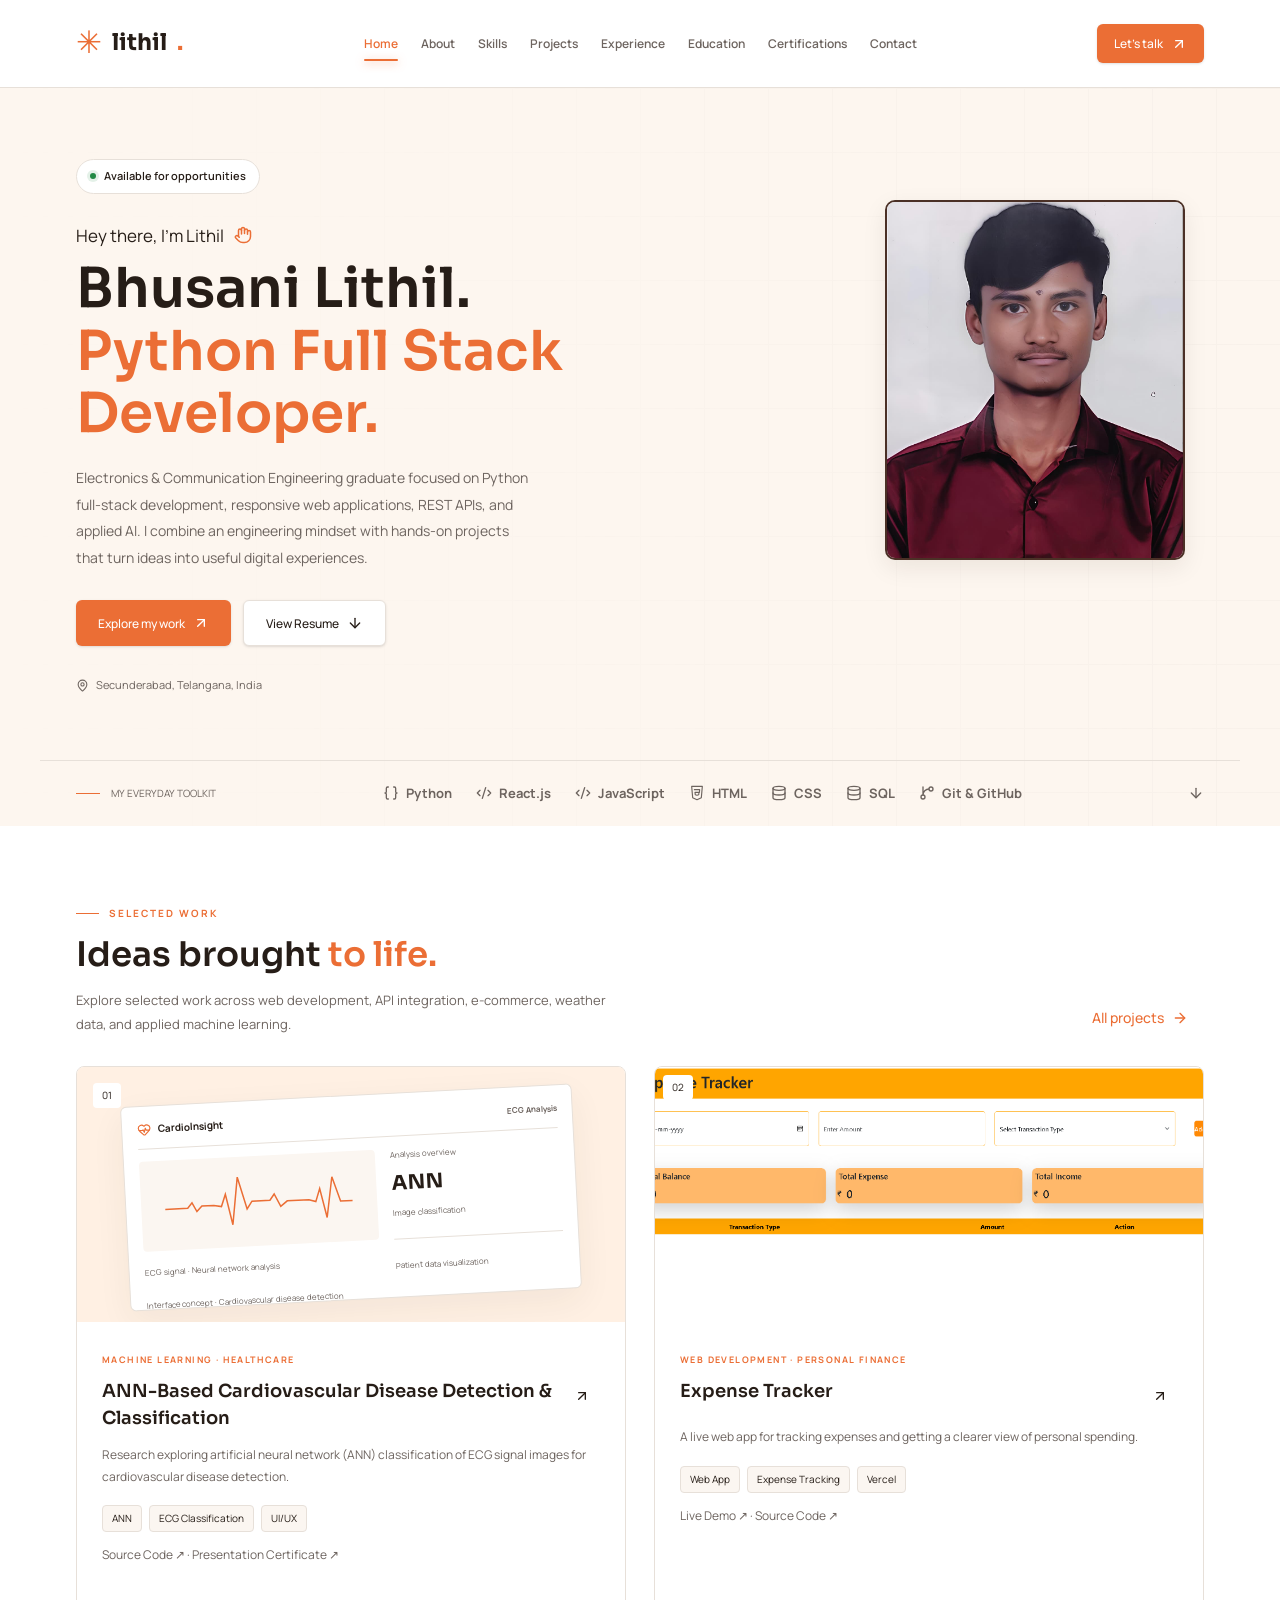
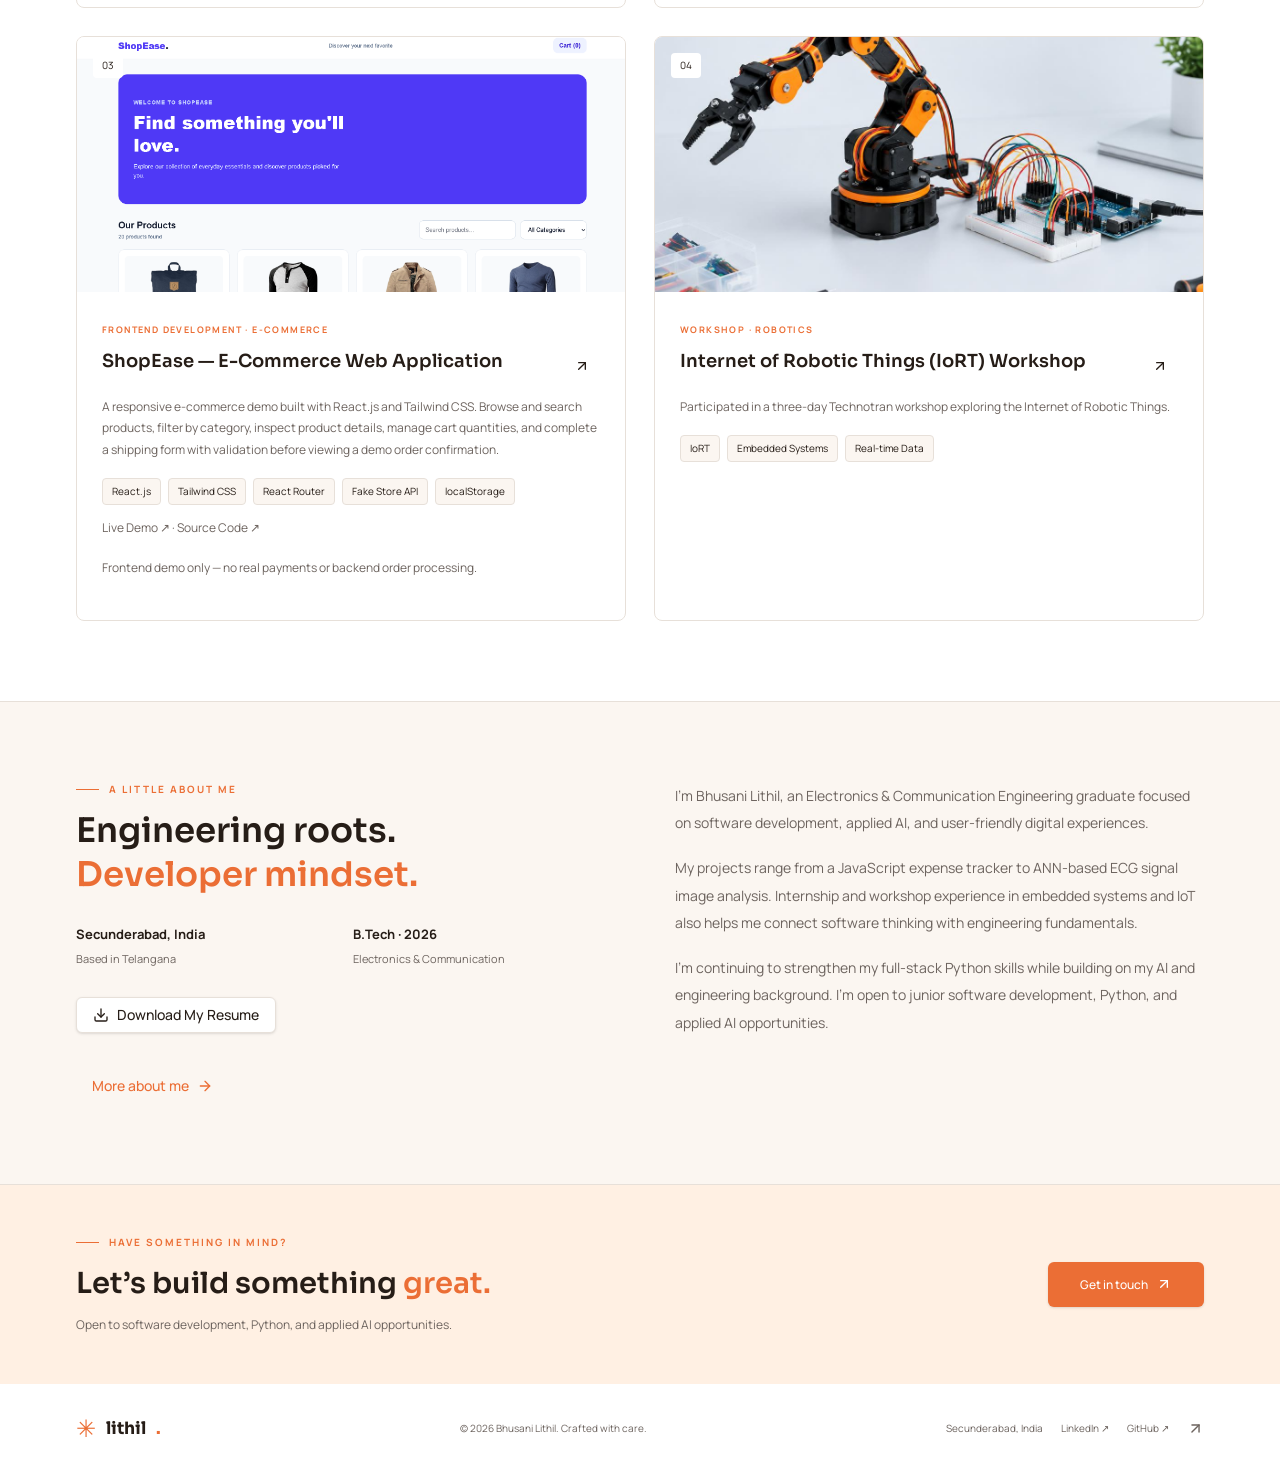
<file: lithil-portfolio-standalone/lithil-portfolio/index.html>
<!DOCTYPE html>
<html lang="en"><head><meta charset="utf-8"/><meta content="width=device-width, initial-scale=1" name="viewport"/><title>Bhusani Lithil | Python Full Stack Developer & Applied AI</title><meta content="Bhusani Lithil" name="author"/><meta content="Bhusani Lithil is an Python full-stack developer and Electronics & Communication Engineering graduate building responsive web applications, REST API integrations, and applied machine-learning projects." name="description"/><meta content="Bhusani Lithil | Software Developer, Python & Applied AI" property="og:title"/><meta content="Bhusani Lithil is an Electronics and Communication Engineering graduate building practical web experiences and exploring applied AI, machine learning, and embedded systems." property="og:description"/><meta content="website" property="og:type"/><meta content="summary_large_image" name="twitter:card"/><link href="styles.css" rel="stylesheet"/><link href="assets/favicon.png" rel="icon"/><script defer="" src="script.js"></script></head><body><header class="site-header"><div class="container-wide header-inner"><a aria-current="page" class="wordmark active" data-status="active" href="index.html"><span class="brand-symbol">✳</span> lithil<span class="text-primary">.</span></a><nav aria-label="Main navigation" class="desktop-nav"><a aria-current="page" class="nav-link active" data-status="active" href="index.html">Home</a><a class="nav-link" href="about.html">About</a><a class="nav-link" href="skills.html">Skills</a><a class="nav-link" href="projects.html">Projects</a><a class="nav-link" href="experience.html">Experience</a><a class="nav-link" href="education.html">Education</a><a class="nav-link" href="certification.html">Certifications</a><a class="nav-link" href="contact.html">Contact</a></nav><a class="inline-flex items-center justify-center gap-2 whitespace-nowrap rounded-md text-sm font-medium cursor-pointer transition-colors focus-visible:outline-none focus-visible:ring-1 focus-visible:ring-ring disabled:pointer-events-none disabled:opacity-50 disabled:cursor-not-allowed [&amp;_svg]:pointer-events-none [&amp;_svg]:size-4 [&amp;_svg]:shrink-0 bg-primary text-primary-foreground shadow hover:bg-primary/90 h-9 px-4 py-2 header-contact" href="contact.html">Let’s talk <svg aria-hidden="true" class="lucide lucide-arrow-up-right" fill="none" height="24" stroke="currentColor" stroke-linecap="round" stroke-linejoin="round" stroke-width="2" viewbox="0 0 24 24" width="24" xmlns="http://www.w3.org/2000/svg"><path d="M7 7h10v10"></path><path d="M7 17 17 7"></path></svg></a><button aria-controls="mobile-navigation" aria-expanded="false" aria-label="Open navigation" class="inline-flex items-center justify-center gap-2 whitespace-nowrap rounded-md text-sm font-medium cursor-pointer transition-colors focus-visible:outline-none focus-visible:ring-1 focus-visible:ring-ring disabled:pointer-events-none disabled:opacity-50 disabled:cursor-not-allowed [&amp;_svg]:pointer-events-none [&amp;_svg]:size-4 [&amp;_svg]:shrink-0 hover:bg-accent hover:text-accent-foreground h-9 w-9 mobile-menu-toggle"><svg aria-hidden="true" class="lucide lucide-menu" fill="none" height="24" stroke="currentColor" stroke-linecap="round" stroke-linejoin="round" stroke-width="2" viewbox="0 0 24 24" width="24" xmlns="http://www.w3.org/2000/svg"><path d="M4 5h16"></path><path d="M4 12h16"></path><path d="M4 19h16"></path></svg></button></div><nav aria-label="Mobile navigation" class="mobile-nav" hidden="" id="mobile-navigation"><a aria-current="page" class="nav-link active" data-status="active" href="index.html">Home</a><a class="nav-link" href="about.html">About</a><a class="nav-link" href="skills.html">Skills</a><a class="nav-link" href="projects.html">Projects</a><a class="nav-link" href="experience.html">Experience</a><a class="nav-link" href="education.html">Education</a><a class="nav-link" href="certification.html">Certifications</a><a class="nav-link" href="contact.html">Contact</a></nav></header><!--$--><main><section class="hero"><div class="hero-floating-skills" aria-hidden="true"><span class="floating-skill float-python">Py</span><span class="floating-skill float-react">⚛</span><span class="floating-skill float-js">JS</span><span class="floating-skill float-html">&lt;/&gt;</span><span class="floating-skill float-css">#</span><span class="floating-skill float-sql">DB</span><span class="floating-skill float-git">⑂</span></div><div class="container-wide hero-inner"><div class="hero-copy reveal"><div class="availability"><span class="status-dot"></span> Available for opportunities</div><p class="hero-greeting">Hey there, I’m Lithil <svg aria-hidden="true" class="lucide lucide-hand wave text-primary" fill="none" height="18" stroke="currentColor" stroke-linecap="round" stroke-linejoin="round" stroke-width="2" viewbox="0 0 24 24" width="18" xmlns="http://www.w3.org/2000/svg"><path d="M18 11V6a2 2 0 0 0-2-2a2 2 0 0 0-2 2"></path><path d="M14 10V4a2 2 0 0 0-2-2a2 2 0 0 0-2 2v2"></path><path d="M10 10.5V6a2 2 0 0 0-2-2a2 2 0 0 0-2 2v8"></path><path d="M18 8a2 2 0 1 1 4 0v6a8 8 0 0 1-8 8h-2c-2.8 0-4.5-.86-5.99-2.34l-3.6-3.6a2 2 0 0 1 2.83-2.82L7 15"></path></svg></p><h1>Bhusani Lithil.<br/><span>Python Full Stack Developer.</span></h1><p class="hero-description">Electronics &amp; Communication Engineering graduate focused on Python full-stack development, responsive web applications, REST APIs, and applied AI. I combine an engineering mindset with hands-on projects that turn ideas into useful digital experiences.</p><div class="hero-actions"><a class="inline-flex items-center justify-center gap-2 whitespace-nowrap rounded-md text-sm font-medium cursor-pointer transition-colors focus-visible:outline-none focus-visible:ring-1 focus-visible:ring-ring disabled:pointer-events-none disabled:opacity-50 disabled:cursor-not-allowed [&amp;_svg]:pointer-events-none [&amp;_svg]:size-4 [&amp;_svg]:shrink-0 bg-primary text-primary-foreground shadow hover:bg-primary/90 h-9 px-4 py-2" href="projects.html">Explore my work <svg aria-hidden="true" class="lucide lucide-arrow-up-right" fill="none" height="24" stroke="currentColor" stroke-linecap="round" stroke-linejoin="round" stroke-width="2" viewbox="0 0 24 24" width="24" xmlns="http://www.w3.org/2000/svg"><path d="M7 7h10v10"></path><path d="M7 17 17 7"></path></svg></a><a class="inline-flex items-center justify-center gap-2 whitespace-nowrap rounded-md text-sm font-medium cursor-pointer transition-colors focus-visible:outline-none focus-visible:ring-1 focus-visible:ring-ring disabled:pointer-events-none disabled:opacity-50 disabled:cursor-not-allowed [&amp;_svg]:pointer-events-none [&amp;_svg]:size-4 [&amp;_svg]:shrink-0 border border-input bg-background shadow-sm hover:bg-accent hover:text-accent-foreground h-9 px-4 py-2" href="assets/BhusaniLithil_FullStack.pdf" rel="noreferrer" target="_blank">View Resume <svg aria-hidden="true" class="lucide lucide-arrow-down" fill="none" height="24" stroke="currentColor" stroke-linecap="round" stroke-linejoin="round" stroke-width="2" viewbox="0 0 24 24" width="24" xmlns="http://www.w3.org/2000/svg"><path d="M12 5v14"></path><path d="m19 12-7 7-7-7"></path></svg></a></div><div class="hero-location"><svg aria-hidden="true" class="lucide lucide-map-pin" fill="none" height="13" stroke="currentColor" stroke-linecap="round" stroke-linejoin="round" stroke-width="2" viewbox="0 0 24 24" width="13" xmlns="http://www.w3.org/2000/svg"><path d="M20 10c0 4.993-5.539 10.193-7.399 11.799a1 1 0 0 1-1.202 0C9.539 20.193 4 14.993 4 10a8 8 0 0 1 16 0"></path><circle cx="12" cy="10" r="3"></circle></svg> Secunderabad, Telangana, India</div></div><div class="portrait-scene reveal reveal-delay"><div class="portrait-border"></div><img alt="Bhusani Lithil" class="portrait-image" fetchpriority="high" height="939" src="assets/lithil-portrait.png" width="768"/><span aria-hidden="true" class="portrait-spark">✳</span><div class="portrait-note"><svg aria-hidden="true" class="lucide lucide-code-xml" fill="none" height="24" stroke="currentColor" stroke-linecap="round" stroke-linejoin="round" stroke-width="2" viewbox="0 0 24 24" width="24" xmlns="http://www.w3.org/2000/svg"><path d="m18 16 4-4-4-4"></path><path d="m6 8-4 4 4 4"></path><path d="m14.5 4-5 16"></path></svg><div><strong>Ideas → Interfaces</strong><small>A little curiosity. A lot of code.</small></div></div></div></div><div class="container-wide hero-bottom"><div class="hero-bottom-label"><span></span> MY EVERYDAY TOOLKIT</div><div class="tech-strip"><span><svg aria-hidden="true" class="lucide lucide-braces" fill="none" height="24" stroke="currentColor" stroke-linecap="round" stroke-linejoin="round" stroke-width="2" viewbox="0 0 24 24" width="24" xmlns="http://www.w3.org/2000/svg"><path d="M8 3H7a2 2 0 0 0-2 2v5a2 2 0 0 1-2 2 2 2 0 0 1 2 2v5c0 1.1.9 2 2 2h1"></path><path d="M16 21h1a2 2 0 0 0 2-2v-5c0-1.1.9-2 2-2a2 2 0 0 1-2-2V5a2 2 0 0 0-2-2h-1"></path></svg> Python</span><span><svg aria-hidden="true" class="lucide lucide-code-xml" fill="none" height="24" stroke="currentColor" stroke-linecap="round" stroke-linejoin="round" stroke-width="2" viewbox="0 0 24 24" width="24" xmlns="http://www.w3.org/2000/svg"><path d="m18 16 4-4-4-4"></path><path d="m6 8-4 4 4 4"></path><path d="m14.5 4-5 16"></path></svg> React.js</span><span><svg aria-hidden="true" class="lucide lucide-code-xml" fill="none" height="24" stroke="currentColor" stroke-linecap="round" stroke-linejoin="round" stroke-width="2" viewbox="0 0 24 24" width="24" xmlns="http://www.w3.org/2000/svg"><path d="m18 16 4-4-4-4"></path><path d="m6 8-4 4 4 4"></path><path d="m14.5 4-5 16"></path></svg> JavaScript</span><span><svg aria-hidden="true" class="html5-icon" fill="none" height="24" stroke="currentColor" stroke-linecap="round" stroke-linejoin="round" stroke-width="1.7" viewbox="0 0 24 24" width="24" xmlns="http://www.w3.org/2000/svg"><path d="M4 2h16l-1.5 17L12 22l-6.5-3L4 2Z"></path><path d="M8 7h8l-.4 4H9l.4 3.5 2.6.8 2.6-.8.2-2"></path></svg> HTML</span><span><svg aria-hidden="true" class="lucide lucide-database" fill="none" height="24" stroke="currentColor" stroke-linecap="round" stroke-linejoin="round" stroke-width="2" viewbox="0 0 24 24" width="24" xmlns="http://www.w3.org/2000/svg"><ellipse cx="12" cy="5" rx="9" ry="3"></ellipse><path d="M3 5V19A9 3 0 0 0 21 19V5"></path><path d="M3 12A9 3 0 0 0 21 12"></path></svg> CSS</span><span><svg aria-hidden="true" class="lucide lucide-database" fill="none" height="24" stroke="currentColor" stroke-linecap="round" stroke-linejoin="round" stroke-width="2" viewbox="0 0 24 24" width="24" xmlns="http://www.w3.org/2000/svg"><ellipse cx="12" cy="5" rx="9" ry="3"></ellipse><path d="M3 5V19A9 3 0 0 0 21 19V5"></path><path d="M3 12A9 3 0 0 0 21 12"></path></svg> SQL</span><span><svg aria-hidden="true" class="lucide lucide-git-branch" fill="none" height="24" stroke="currentColor" stroke-linecap="round" stroke-linejoin="round" stroke-width="2" viewbox="0 0 24 24" width="24" xmlns="http://www.w3.org/2000/svg"><path d="M15 6a9 9 0 0 0-9 9V3"></path><circle cx="18" cy="6" r="3"></circle><circle cx="6" cy="18" r="3"></circle></svg> Git &amp; GitHub</span></div><a aria-label="More about Lithil" class="hidden md:block" href="about.html"><svg aria-hidden="true" class="lucide lucide-arrow-down" fill="none" height="16" stroke="currentColor" stroke-linecap="round" stroke-linejoin="round" stroke-width="2" viewbox="0 0 24 24" width="16" xmlns="http://www.w3.org/2000/svg"><path d="M12 5v14"></path><path d="m19 12-7 7-7-7"></path></svg></a></div></section><section class="section container-wide"><div class="section-top reveal"><div><div class="section-eyebrow">Selected work</div><h2 class="section-heading">Ideas brought <span>to life.</span></h2><p class="section-subtitle">Explore selected work across web development, API integration, e-commerce, weather data, and applied machine learning.</p></div><a class="inline-flex items-center justify-center gap-2 whitespace-nowrap rounded-md text-sm font-medium cursor-pointer transition-colors focus-visible:outline-none focus-visible:ring-1 focus-visible:ring-ring disabled:pointer-events-none disabled:opacity-50 disabled:cursor-not-allowed [&amp;_svg]:pointer-events-none [&amp;_svg]:size-4 [&amp;_svg]:shrink-0 text-primary underline-offset-4 hover:underline h-9 px-4 py-2" href="projects.html">All projects<svg aria-hidden="true" class="lucide lucide-arrow-right" fill="none" height="24" stroke="currentColor" stroke-linecap="round" stroke-linejoin="round" stroke-width="2" viewbox="0 0 24 24" width="24" xmlns="http://www.w3.org/2000/svg"><path d="M5 12h14"></path><path d="m12 5 7 7-7 7"></path></svg></a></div><div class="project-grid reveal"><article class="project-card"><div class="project-visual medical-scene"><span class="project-number">0<!-- -->1</span><div aria-label="Illustrative concept of a cardiovascular analysis interface" class="medical-window" role="img"><div class="medical-title"><svg aria-hidden="true" class="lucide lucide-heart-pulse" fill="none" height="24" stroke="currentColor" stroke-linecap="round" stroke-linejoin="round" stroke-width="2" viewbox="0 0 24 24" width="24" xmlns="http://www.w3.org/2000/svg"><path d="M2 9.5a5.5 5.5 0 0 1 9.591-3.676.56.56 0 0 0 .818 0A5.49 5.49 0 0 1 22 9.5c0 2.29-1.5 4-3 5.5l-5.492 5.313a2 2 0 0 1-3 .019L5 15c-1.5-1.5-3-3.2-3-5.5"></path><path d="M3.22 13H9.5l.5-1 2 4.5 2-7 1.5 3.5h5.27"></path></svg> CardioInsight <span class="ml-auto text-muted-foreground text-[8px]">ECG Analysis</span></div><div class="medical-rule"></div><div class="medical-content"><div><div class="ecg-chart"><svg aria-hidden="true" viewbox="0 0 250 80"><path d="M0 45 H30 L36 38 L42 50 L49 43 H65 L75 45 L81 29 L89 70 L98 7 L109 50 L116 40 H140 L146 32 L154 49 L163 42 H192 L201 45 L207 28 L215 67 L224 13 L234 46 H250"></path></svg></div><div class="medical-caption">ECG signal · Neural network analysis</div></div><div class="medical-stats"><span>Analysis overview</span><strong>ANN</strong><span>Image classification</span><div class="medical-rule"></div><span>Patient data visualization</span></div></div><div class="medical-caption">Interface concept · Cardiovascular disease detection</div></div></div><div class="project-body"><span class="project-category">Machine learning · Healthcare</span><div class="project-title-row"><h3>ANN-Based Cardiovascular Disease Detection &amp; Classification</h3><a aria-label="View cardiovascular project details" class="inline-flex items-center justify-center gap-2 whitespace-nowrap rounded-md text-sm font-medium cursor-pointer transition-colors focus-visible:outline-none focus-visible:ring-1 focus-visible:ring-ring disabled:pointer-events-none disabled:opacity-50 disabled:cursor-not-allowed [&amp;_svg]:pointer-events-none [&amp;_svg]:size-4 [&amp;_svg]:shrink-0 hover:bg-accent hover:text-accent-foreground h-9 w-9" href="projects.html"><svg aria-hidden="true" class="lucide lucide-arrow-up-right" fill="none" height="24" stroke="currentColor" stroke-linecap="round" stroke-linejoin="round" stroke-width="2" viewbox="0 0 24 24" width="24" xmlns="http://www.w3.org/2000/svg"><path d="M7 7h10v10"></path><path d="M7 17 17 7"></path></svg></a></div><p>Research exploring artificial neural network (ANN) classification of ECG signal images for cardiovascular disease detection.</p><div class="tags"><span class="tag">ANN</span><span class="tag">ECG Classification</span><span class="tag">UI/UX</span></div><p><a href="https://github.com/LITHIL70/ECG-Analysis-using-ANN" target="_blank" rel="noreferrer">Source Code ↗</a> · <a href="https://drive.google.com/file/d/1aZB2Tnma1lWSWP0oKM8dGWWRQgf1kTjY/view" target="_blank" rel="noreferrer">Presentation Certificate ↗</a></p></div></article><article class="project-card"><div class="project-visual"><span class="project-number">0<!-- -->2</span><img alt="Expense Tracker dashboard screenshot" height="800" loading="lazy" src="expensetracker.png" width="1200"/></div><div class="project-body"><span class="project-category">Web development · Personal finance</span><div class="project-title-row"><h3>Expense Tracker</h3><a aria-label="Open Expense Tracker live app" class="inline-flex items-center justify-center gap-2 whitespace-nowrap rounded-md text-sm font-medium cursor-pointer transition-colors focus-visible:outline-none focus-visible:ring-1 focus-visible:ring-ring disabled:pointer-events-none disabled:opacity-50 disabled:cursor-not-allowed [&amp;_svg]:pointer-events-none [&amp;_svg]:size-4 [&amp;_svg]:shrink-0 hover:bg-accent hover:text-accent-foreground h-9 w-9" href="https://expense-tracker-zypx.vercel.app/" rel="noreferrer" target="_blank"><svg aria-hidden="true" class="lucide lucide-arrow-up-right" fill="none" height="24" stroke="currentColor" stroke-linecap="round" stroke-linejoin="round" stroke-width="2" viewbox="0 0 24 24" width="24" xmlns="http://www.w3.org/2000/svg"><path d="M7 7h10v10"></path><path d="M7 17 17 7"></path></svg></a></div><p>A live web app for tracking expenses and getting a clearer view of personal spending.</p><div class="tags"><span class="tag">Web App</span><span class="tag">Expense Tracking</span><span class="tag">Vercel</span></div><p><a href="https://expense-tracker-zypx.vercel.app/" rel="noreferrer" target="_blank">Live Demo ↗</a> · <a href="https://github.com/LITHIL70/expense-tracker" rel="noreferrer" target="_blank">Source Code ↗</a></p></div></article><article class="project-card"><div class="project-visual"><span class="project-number">03</span><img alt="ShopEase e-commerce application screenshot" height="800" loading="lazy" src="assets/shopease.png.png" width="1200"/></div><div class="project-body"><span class="project-category">Frontend development · E-commerce</span><div class="project-title-row"><h3>ShopEase — E-Commerce Web Application</h3><a aria-label="Open ShopEase live demo" class="inline-flex items-center justify-center gap-2 whitespace-nowrap rounded-md text-sm font-medium cursor-pointer transition-colors focus-visible:outline-none focus-visible:ring-1 focus-visible:ring-ring disabled:pointer-events-none disabled:opacity-50 disabled:cursor-not-allowed [&amp;_svg]:pointer-events-none [&amp;_svg]:size-4 [&amp;_svg]:shrink-0 hover:bg-accent hover:text-accent-foreground h-9 w-9" href="https://shopease-ecommerce-tan.vercel.app/" rel="noreferrer" target="_blank"><svg aria-hidden="true" class="lucide lucide-arrow-up-right" fill="none" height="24" stroke="currentColor" stroke-linecap="round" stroke-linejoin="round" stroke-width="2" viewbox="0 0 24 24" width="24" xmlns="http://www.w3.org/2000/svg"><path d="M7 7h10v10"></path><path d="M7 17 17 7"></path></svg></a></div><p>A responsive e-commerce demo built with React.js and Tailwind CSS. Browse and search products, filter by category, inspect product details, manage cart quantities, and complete a shipping form with validation before viewing a demo order confirmation.</p><div class="tags"><span class="tag">React.js</span><span class="tag">Tailwind CSS</span><span class="tag">React Router</span><span class="tag">Fake Store API</span><span class="tag">localStorage</span></div><p><a href="https://shopease-ecommerce-tan.vercel.app/" target="_blank" rel="noreferrer">Live Demo ↗</a> · <a href="https://github.com/LITHIL70/shopease-ecommerce" target="_blank" rel="noreferrer">Source Code ↗</a></p><p class="!mt-4">Frontend demo only — no real payments or backend order processing.</p></div></article><article class="project-card"><div class="project-visual"><span class="project-number">04</span><img alt="Conceptual robotics setup with robotic arm and microcontroller" height="800" loading="lazy" src="assets/robotics.jpg" width="1200"/></div><div class="project-body"><span class="project-category">Workshop · Robotics</span><div class="project-title-row"><h3>Internet of Robotic Things (IoRT) Workshop</h3><a aria-label="View robotics project details" class="inline-flex items-center justify-center gap-2 whitespace-nowrap rounded-md text-sm font-medium cursor-pointer transition-colors focus-visible:outline-none focus-visible:ring-1 focus-visible:ring-ring disabled:pointer-events-none disabled:opacity-50 disabled:cursor-not-allowed [&amp;_svg]:pointer-events-none [&amp;_svg]:size-4 [&amp;_svg]:shrink-0 hover:bg-accent hover:text-accent-foreground h-9 w-9" href="projects.html"><svg aria-hidden="true" class="lucide lucide-arrow-up-right" fill="none" height="24" stroke="currentColor" stroke-linecap="round" stroke-linejoin="round" stroke-width="2" viewbox="0 0 24 24" width="24" xmlns="http://www.w3.org/2000/svg"><path d="M7 7h10v10"></path><path d="M7 17 17 7"></path></svg></a></div><p>Participated in a three-day Technotran workshop exploring the Internet of Robotic Things.</p><div class="tags"><span class="tag">IoRT</span><span class="tag">Embedded Systems</span><span class="tag">Real-time Data</span></div></div></article></div></section><section class="section about-band"><div class="container-wide"><div class="about-layout reveal"><div><div class="section-eyebrow">A little about me</div><h2 class="section-heading">Engineering roots.<br/><span>Developer mindset.</span></h2><div class="fact-grid"><div><strong>Secunderabad, India</strong><span>Based in Telangana</span></div><div><strong>B.Tech · 2026</strong><span>Electronics &amp; Communication</span></div></div><a class="inline-flex items-center justify-center gap-2 whitespace-nowrap rounded-md text-sm font-medium cursor-pointer transition-colors focus-visible:outline-none focus-visible:ring-1 focus-visible:ring-ring disabled:pointer-events-none disabled:opacity-50 disabled:cursor-not-allowed [&amp;_svg]:pointer-events-none [&amp;_svg]:size-4 [&amp;_svg]:shrink-0 border border-input bg-background shadow-sm hover:bg-accent hover:text-accent-foreground h-9 px-4 py-2 mt-7" download="Bhusani-Lithil-Resume.pdf" href="assets/BhusaniLithil_FullStack.pdf"><svg aria-hidden="true" class="lucide lucide-download" fill="none" height="24" stroke="currentColor" stroke-linecap="round" stroke-linejoin="round" stroke-width="2" viewbox="0 0 24 24" width="24" xmlns="http://www.w3.org/2000/svg"><path d="M12 15V3"></path><path d="M21 15v4a2 2 0 0 1-2 2H5a2 2 0 0 1-2-2v-4"></path><path d="m7 10 5 5 5-5"></path></svg> Download My Resume</a></div><div class="about-text"><p>I’m Bhusani Lithil, an Electronics &amp; Communication Engineering graduate focused on software development, applied AI, and user-friendly digital experiences.</p><p>My projects range from a JavaScript expense tracker to ANN-based ECG signal image analysis. Internship and workshop experience in embedded systems and IoT also helps me connect software thinking with engineering fundamentals.</p><p>I’m continuing to strengthen my full-stack Python skills while building on my AI and engineering background. I’m open to junior software development, Python, and applied AI opportunities.</p></div></div><div class="mt-8"><a class="inline-flex items-center justify-center gap-2 whitespace-nowrap rounded-md text-sm font-medium cursor-pointer transition-colors focus-visible:outline-none focus-visible:ring-1 focus-visible:ring-ring disabled:pointer-events-none disabled:opacity-50 disabled:cursor-not-allowed [&amp;_svg]:pointer-events-none [&amp;_svg]:size-4 [&amp;_svg]:shrink-0 text-primary underline-offset-4 hover:underline h-9 px-4 py-2" href="about.html">More about me<svg aria-hidden="true" class="lucide lucide-arrow-right" fill="none" height="24" stroke="currentColor" stroke-linecap="round" stroke-linejoin="round" stroke-width="2" viewbox="0 0 24 24" width="24" xmlns="http://www.w3.org/2000/svg"><path d="M5 12h14"></path><path d="m12 5 7 7-7 7"></path></svg></a></div></div></section></main><!--/$--><section class="cta-band"><div class="container-wide cta-inner"><div><div class="section-eyebrow">Have something in mind?</div><h2>Let’s build something <span class="text-primary">great.</span></h2><p>Open to software development, Python, and applied AI opportunities.</p></div><a class="inline-flex items-center justify-center gap-2 whitespace-nowrap text-sm font-medium cursor-pointer transition-colors focus-visible:outline-none focus-visible:ring-1 focus-visible:ring-ring disabled:pointer-events-none disabled:opacity-50 disabled:cursor-not-allowed [&amp;_svg]:pointer-events-none [&amp;_svg]:size-4 [&amp;_svg]:shrink-0 bg-primary text-primary-foreground shadow hover:bg-primary/90 h-10 rounded-md px-8" href="contact.html">Get in touch <svg aria-hidden="true" class="lucide lucide-arrow-up-right" fill="none" height="24" stroke="currentColor" stroke-linecap="round" stroke-linejoin="round" stroke-width="2" viewbox="0 0 24 24" width="24" xmlns="http://www.w3.org/2000/svg"><path d="M7 7h10v10"></path><path d="M7 17 17 7"></path></svg></a></div></section><footer class="site-footer"><div class="container-wide footer-inner"><a aria-current="page" class="wordmark active" data-status="active" href="index.html"><span class="brand-symbol">✳</span> lithil<span class="text-primary">.</span></a><p>© 2026 Bhusani Lithil. Crafted with care.</p><div class="footer-right"><span>Secunderabad, India</span><a class="footer-social" href="https://www.linkedin.com/in/bhusani-lithil/" rel="noreferrer" target="_blank">LinkedIn ↗</a><a class="footer-social" href="https://github.com/LITHIL70" rel="noreferrer" target="_blank">GitHub ↗</a><a aria-label="Email Lithil" href="mailto:bhusanilithil111@gmail.com"><svg aria-hidden="true" class="lucide lucide-arrow-up-right" fill="none" height="17" stroke="currentColor" stroke-linecap="round" stroke-linejoin="round" stroke-width="2" viewbox="0 0 24 24" width="17" xmlns="http://www.w3.org/2000/svg"><path d="M7 7h10v10"></path><path d="M7 17 17 7"></path></svg></a></div></div></footer></body></html>
</file>
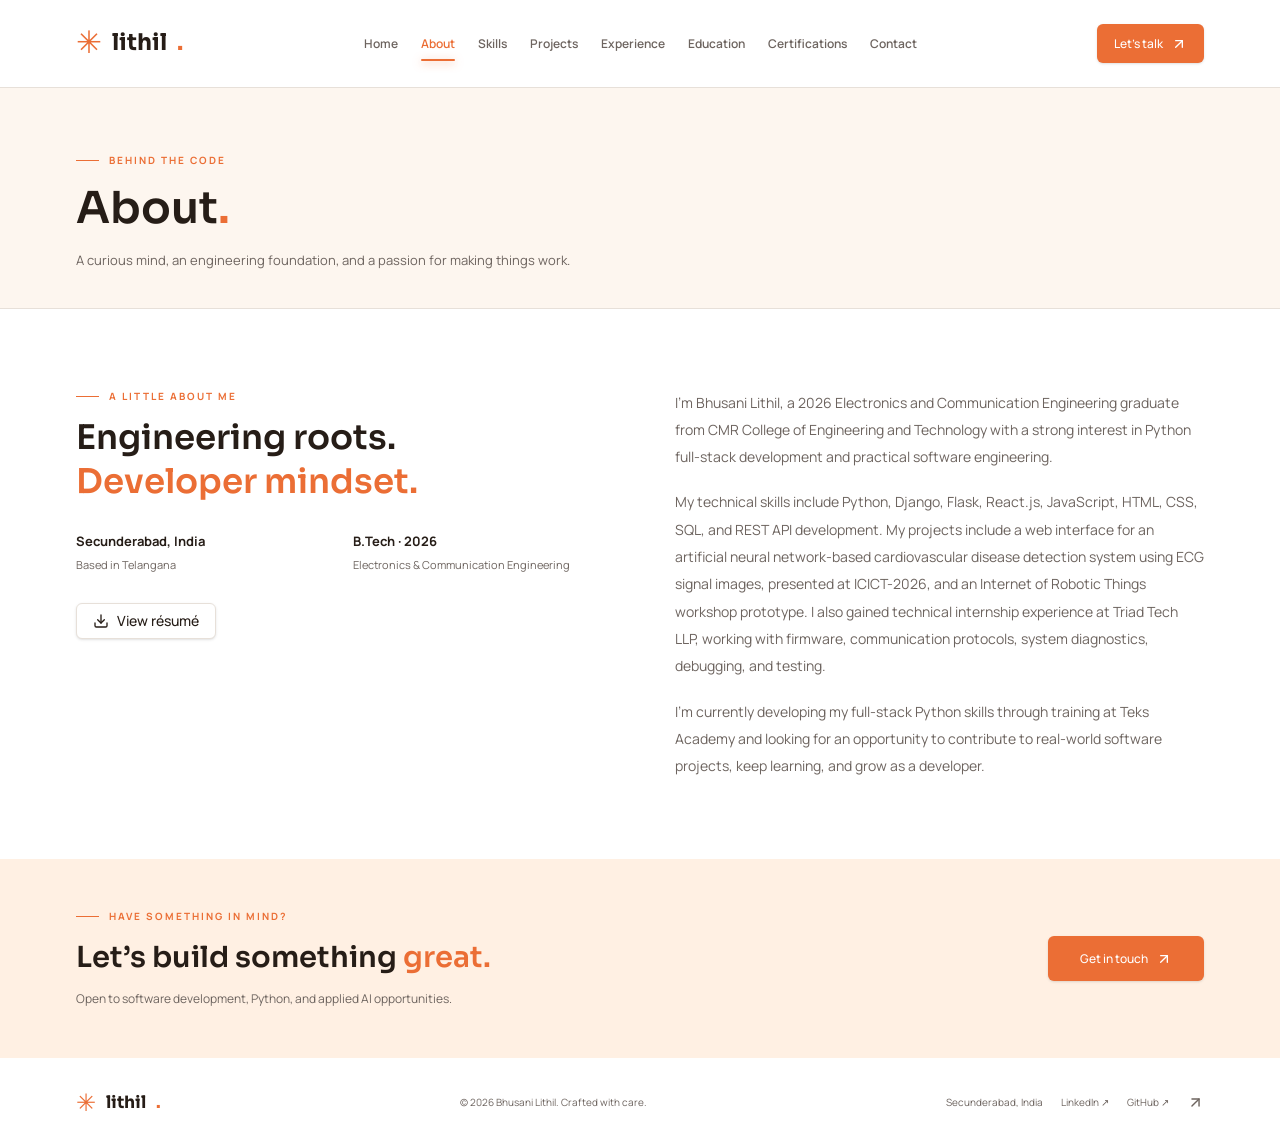
<file: lithil-portfolio-standalone/lithil-portfolio/about.html>
<!DOCTYPE html>
<html lang="en"><head><meta charset="utf-8"/><meta content="width=device-width, initial-scale=1" name="viewport"/><title>About | Bhusani Lithil — Software, Python & Applied AI</title><meta content="Bhusani Lithil" name="author"/><meta content="Learn about Bhusani Lithil, an Electronics and Communication Engineering graduate focused on Python, web development, applied AI, and embedded systems." name="description"/><meta content="About | Bhusani Lithil — Software, Python & Applied AI" property="og:title"/><meta content="Learn about Bhusani Lithil, an Electronics and Communication Engineering graduate focused on Python, web development, applied AI, and embedded systems." property="og:description"/><meta content="website" property="og:type"/><meta content="summary_large_image" name="twitter:card"/><link href="styles.css" rel="stylesheet"/><link href="assets/favicon.png" rel="icon"/><script defer="" src="script.js"></script></head><body><header class="site-header"><div class="container-wide header-inner"><a class="wordmark" href="index.html"><span class="brand-symbol">✳</span> lithil<span class="text-primary">.</span></a><nav aria-label="Main navigation" class="desktop-nav"><a class="nav-link" href="index.html">Home</a><a aria-current="page" class="nav-link active" data-status="active" href="about.html">About</a><a class="nav-link" href="skills.html">Skills</a><a class="nav-link" href="projects.html">Projects</a><a class="nav-link" href="experience.html">Experience</a><a class="nav-link" href="education.html">Education</a><a class="nav-link" href="certification.html">Certifications</a><a class="nav-link" href="contact.html">Contact</a></nav><a class="inline-flex items-center justify-center gap-2 whitespace-nowrap rounded-md text-sm font-medium cursor-pointer transition-colors focus-visible:outline-none focus-visible:ring-1 focus-visible:ring-ring disabled:pointer-events-none disabled:opacity-50 disabled:cursor-not-allowed [&amp;_svg]:pointer-events-none [&amp;_svg]:size-4 [&amp;_svg]:shrink-0 bg-primary text-primary-foreground shadow hover:bg-primary/90 h-9 px-4 py-2 header-contact" href="contact.html">Let’s talk <svg aria-hidden="true" class="lucide lucide-arrow-up-right" fill="none" height="24" stroke="currentColor" stroke-linecap="round" stroke-linejoin="round" stroke-width="2" viewbox="0 0 24 24" width="24" xmlns="http://www.w3.org/2000/svg"><path d="M7 7h10v10"></path><path d="M7 17 17 7"></path></svg></a><button aria-controls="mobile-navigation" aria-expanded="false" aria-label="Open navigation" class="inline-flex items-center justify-center gap-2 whitespace-nowrap rounded-md text-sm font-medium cursor-pointer transition-colors focus-visible:outline-none focus-visible:ring-1 focus-visible:ring-ring disabled:pointer-events-none disabled:opacity-50 disabled:cursor-not-allowed [&amp;_svg]:pointer-events-none [&amp;_svg]:size-4 [&amp;_svg]:shrink-0 hover:bg-accent hover:text-accent-foreground h-9 w-9 mobile-menu-toggle"><svg aria-hidden="true" class="lucide lucide-menu" fill="none" height="24" stroke="currentColor" stroke-linecap="round" stroke-linejoin="round" stroke-width="2" viewbox="0 0 24 24" width="24" xmlns="http://www.w3.org/2000/svg"><path d="M4 5h16"></path><path d="M4 12h16"></path><path d="M4 19h16"></path></svg></button></div><nav aria-label="Mobile navigation" class="mobile-nav" hidden="" id="mobile-navigation"><a class="nav-link" href="index.html">Home</a><a aria-current="page" class="nav-link active" data-status="active" href="about.html">About</a><a class="nav-link" href="skills.html">Skills</a><a class="nav-link" href="projects.html">Projects</a><a class="nav-link" href="experience.html">Experience</a><a class="nav-link" href="education.html">Education</a><a class="nav-link" href="certification.html">Certifications</a><a class="nav-link" href="contact.html">Contact</a></nav></header><!--$--><main><section class="page-intro"><div class="container-wide reveal"><div class="section-eyebrow">Behind the code</div><h1 class="section-heading">About<span class="text-primary">.</span></h1><p class="section-subtitle">A curious mind, an engineering foundation, and a passion for making things work.</p></div></section><section class="section container-wide page-content"><div class="about-layout reveal"><div><div class="section-eyebrow">A little about me</div><h2 class="section-heading">Engineering roots.<br/><span>Developer mindset.</span></h2><div class="fact-grid"><div><strong>Secunderabad, India</strong><span>Based in Telangana</span></div><div><strong>B.Tech · 2026</strong><span>Electronics &amp; Communication Engineering</span></div></div><a class="inline-flex items-center justify-center gap-2 whitespace-nowrap rounded-md text-sm font-medium cursor-pointer transition-colors focus-visible:outline-none focus-visible:ring-1 focus-visible:ring-ring disabled:pointer-events-none disabled:opacity-50 disabled:cursor-not-allowed [&amp;_svg]:pointer-events-none [&amp;_svg]:size-4 [&amp;_svg]:shrink-0 border border-input bg-background shadow-sm hover:bg-accent hover:text-accent-foreground h-9 px-4 py-2 mt-7" download="BhusaniLithil_FullStack.pdf" href="assets/BhusaniLithil_FullStack.pdf" rel="noreferrer" target="_blank"><svg aria-hidden="true" class="lucide lucide-download" fill="none" height="24" stroke="currentColor" stroke-linecap="round" stroke-linejoin="round" stroke-width="2" viewbox="0 0 24 24" width="24" xmlns="http://www.w3.org/2000/svg"><path d="M12 15V3"></path><path d="M21 15v4a2 2 0 0 1-2 2H5a2 2 0 0 1-2-2v-4"></path><path d="m7 10 5 5 5-5"></path></svg> View résumé</a></div><div class="about-text"><p>I’m Bhusani Lithil, a 2026 Electronics and Communication Engineering graduate from CMR College of Engineering and Technology with a strong interest in Python full-stack development and practical software engineering.</p><p>My technical skills include Python, Django, Flask, React.js, JavaScript, HTML, CSS, SQL, and REST API development. My projects include a web interface for an artificial neural network-based cardiovascular disease detection system using ECG signal images, presented at ICICT-2026, and an Internet of Robotic Things workshop prototype. I also gained technical internship experience at Triad Tech LLP, working with firmware, communication protocols, system diagnostics, debugging, and testing.</p><p>I’m currently developing my full-stack Python skills through training at Teks Academy and looking for an opportunity to contribute to real-world software projects, keep learning, and grow as a developer.</p></div></div></section></main><!--/$--><section class="cta-band"><div class="container-wide cta-inner"><div><div class="section-eyebrow">Have something in mind?</div><h2>Let’s build something <span class="text-primary">great.</span></h2><p>Open to software development, Python, and applied AI opportunities.</p></div><a class="inline-flex items-center justify-center gap-2 whitespace-nowrap text-sm font-medium cursor-pointer transition-colors focus-visible:outline-none focus-visible:ring-1 focus-visible:ring-ring disabled:pointer-events-none disabled:opacity-50 disabled:cursor-not-allowed [&amp;_svg]:pointer-events-none [&amp;_svg]:size-4 [&amp;_svg]:shrink-0 bg-primary text-primary-foreground shadow hover:bg-primary/90 h-10 rounded-md px-8" href="contact.html">Get in touch <svg aria-hidden="true" class="lucide lucide-arrow-up-right" fill="none" height="24" stroke="currentColor" stroke-linecap="round" stroke-linejoin="round" stroke-width="2" viewbox="0 0 24 24" width="24" xmlns="http://www.w3.org/2000/svg"><path d="M7 7h10v10"></path><path d="M7 17 17 7"></path></svg></a></div></section><footer class="site-footer"><div class="container-wide footer-inner"><a class="wordmark" href="index.html"><span class="brand-symbol">✳</span> lithil<span class="text-primary">.</span></a><p>© 2026 Bhusani Lithil. Crafted with care.</p><div class="footer-right"><span>Secunderabad, India</span><a class="footer-social" href="https://www.linkedin.com/in/bhusani-lithil/" rel="noreferrer" target="_blank">LinkedIn ↗</a><a class="footer-social" href="https://github.com/LITHIL70" rel="noreferrer" target="_blank">GitHub ↗</a><a aria-label="Email Lithil" href="mailto:bhusanilithil111@gmail.com"><svg aria-hidden="true" class="lucide lucide-arrow-up-right" fill="none" height="17" stroke="currentColor" stroke-linecap="round" stroke-linejoin="round" stroke-width="2" viewbox="0 0 24 24" width="17" xmlns="http://www.w3.org/2000/svg"><path d="M7 7h10v10"></path><path d="M7 17 17 7"></path></svg></a></div></div></footer></body></html>
</file>
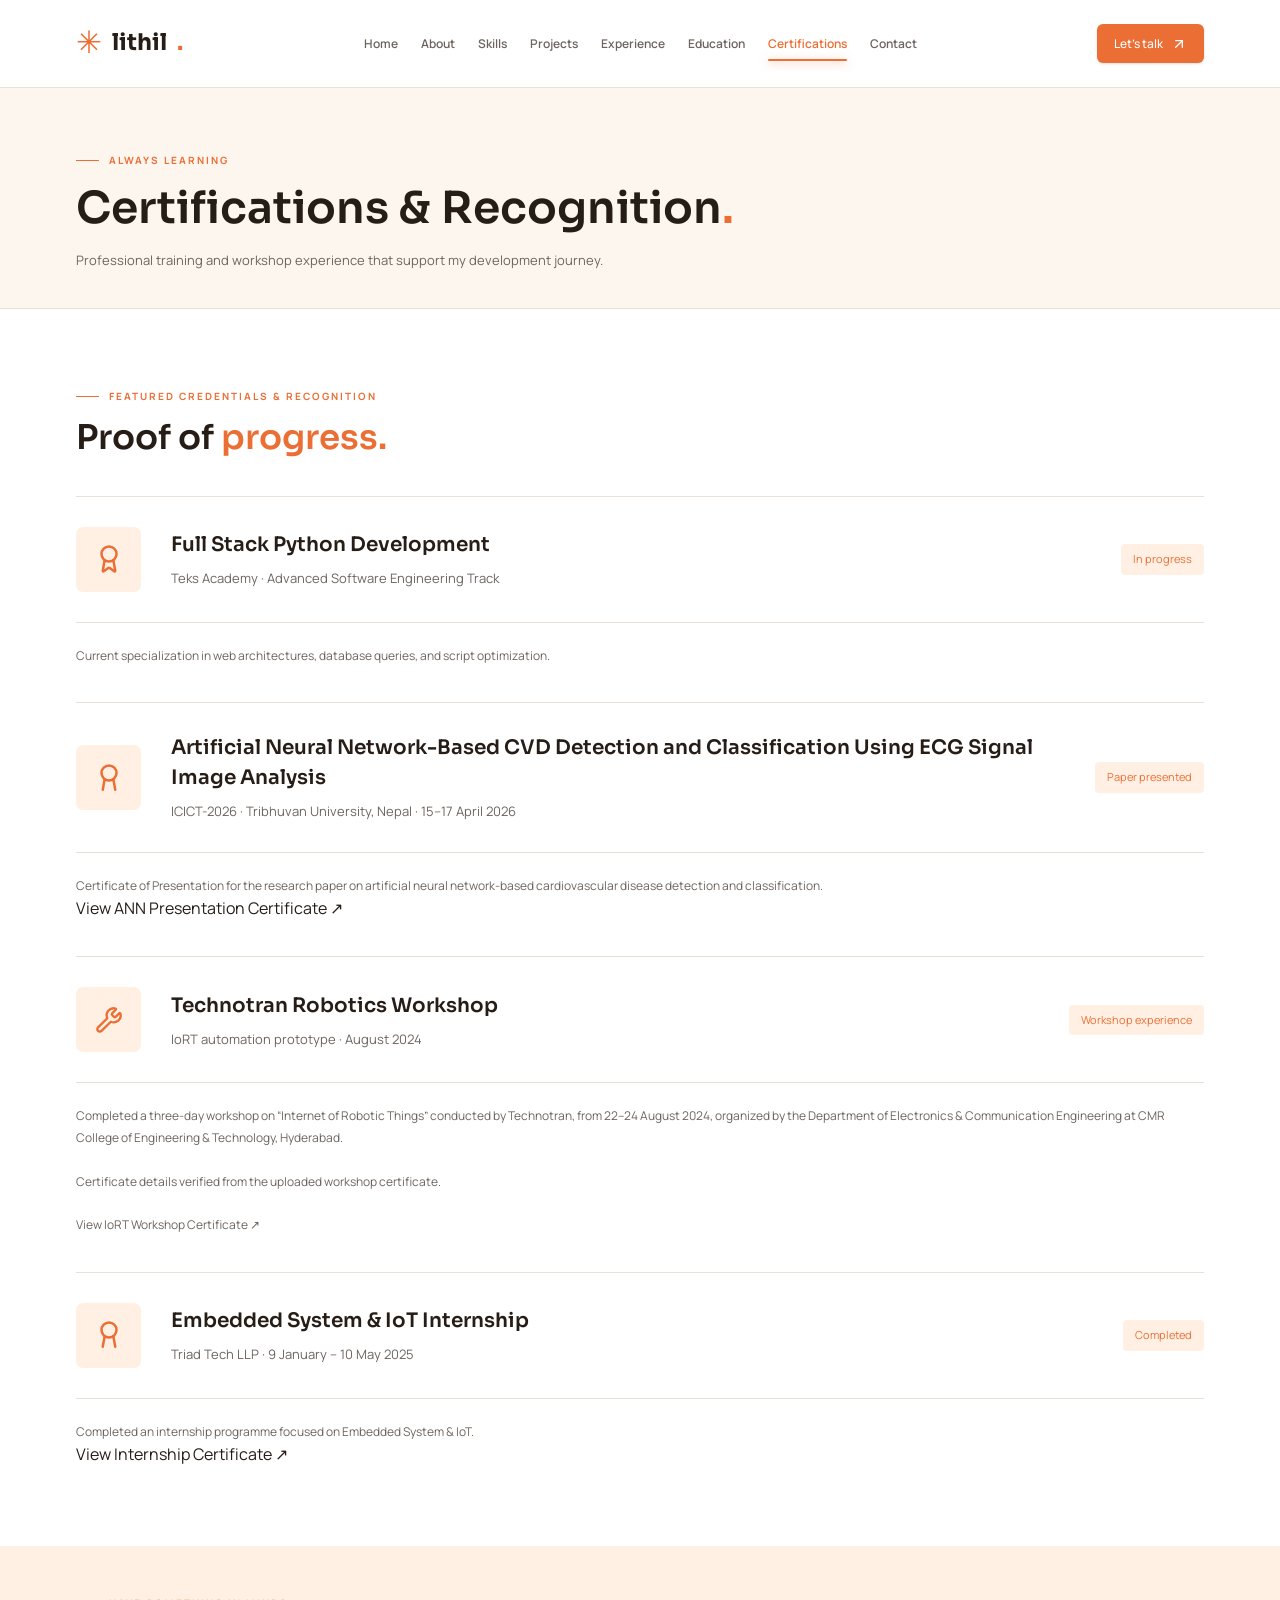
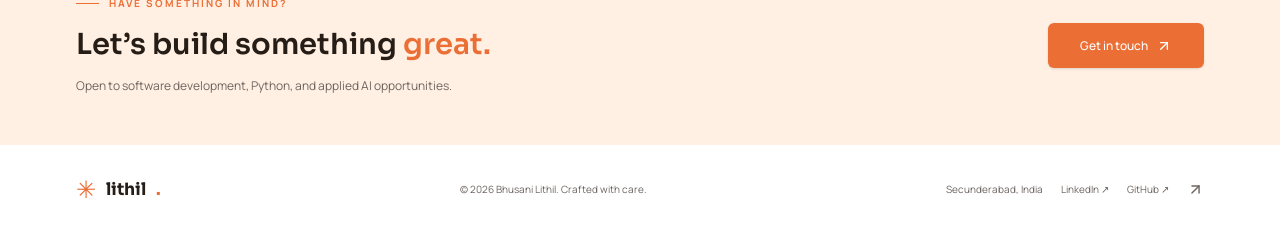
<file: lithil-portfolio-standalone/lithil-portfolio/certification.html>
<!DOCTYPE html>
<html lang="en"><head><meta charset="utf-8"/><meta content="width=device-width, initial-scale=1" name="viewport"/><title>Certifications & Recognition | Bhusani Lithil</title><meta content="Bhusani Lithil" name="author"/><meta content="Bhusani Lithil's technical training, research presentation, robotics workshop, and internship." name="description"/><meta content="Certifications & Recognition | Bhusani Lithil" property="og:title"/><meta content="Bhusani Lithil's technical training, research presentation, robotics workshop, and internship." property="og:description"/><meta content="website" property="og:type"/><meta content="summary_large_image" name="twitter:card"/><link href="styles.css" rel="stylesheet"/><link href="assets/favicon.png" rel="icon"/><script defer="" src="script.js"></script></head><body><header class="site-header"><div class="container-wide header-inner"><a class="wordmark" href="index.html"><span class="brand-symbol">✳</span> lithil<span class="text-primary">.</span></a><nav aria-label="Main navigation" class="desktop-nav"><a class="nav-link" href="index.html">Home</a><a class="nav-link" href="about.html">About</a><a class="nav-link" href="skills.html">Skills</a><a class="nav-link" href="projects.html">Projects</a><a class="nav-link" href="experience.html">Experience</a><a class="nav-link" href="education.html">Education</a><a aria-current="page" class="nav-link active" data-status="active" href="certification.html">Certifications</a><a class="nav-link" href="contact.html">Contact</a></nav><a class="inline-flex items-center justify-center gap-2 whitespace-nowrap rounded-md text-sm font-medium cursor-pointer transition-colors focus-visible:outline-none focus-visible:ring-1 focus-visible:ring-ring disabled:pointer-events-none disabled:opacity-50 disabled:cursor-not-allowed [&amp;_svg]:pointer-events-none [&amp;_svg]:size-4 [&amp;_svg]:shrink-0 bg-primary text-primary-foreground shadow hover:bg-primary/90 h-9 px-4 py-2 header-contact" href="contact.html">Let’s talk <svg aria-hidden="true" class="lucide lucide-arrow-up-right" fill="none" height="24" stroke="currentColor" stroke-linecap="round" stroke-linejoin="round" stroke-width="2" viewbox="0 0 24 24" width="24" xmlns="http://www.w3.org/2000/svg"><path d="M7 7h10v10"></path><path d="M7 17 17 7"></path></svg></a><button aria-controls="mobile-navigation" aria-expanded="false" aria-label="Open navigation" class="inline-flex items-center justify-center gap-2 whitespace-nowrap rounded-md text-sm font-medium cursor-pointer transition-colors focus-visible:outline-none focus-visible:ring-1 focus-visible:ring-ring disabled:pointer-events-none disabled:opacity-50 disabled:cursor-not-allowed [&amp;_svg]:pointer-events-none [&amp;_svg]:size-4 [&amp;_svg]:shrink-0 hover:bg-accent hover:text-accent-foreground h-9 w-9 mobile-menu-toggle"><svg aria-hidden="true" class="lucide lucide-menu" fill="none" height="24" stroke="currentColor" stroke-linecap="round" stroke-linejoin="round" stroke-width="2" viewbox="0 0 24 24" width="24" xmlns="http://www.w3.org/2000/svg"><path d="M4 5h16"></path><path d="M4 12h16"></path><path d="M4 19h16"></path></svg></button></div><nav aria-label="Mobile navigation" class="mobile-nav" hidden="" id="mobile-navigation"><a class="nav-link" href="index.html">Home</a><a class="nav-link" href="about.html">About</a><a class="nav-link" href="skills.html">Skills</a><a class="nav-link" href="projects.html">Projects</a><a class="nav-link" href="experience.html">Experience</a><a class="nav-link" href="education.html">Education</a><a aria-current="page" class="nav-link active" data-status="active" href="certification.html">Certifications</a><a class="nav-link" href="contact.html">Contact</a></nav></header><!--$--><main><section class="page-intro"><div class="container-wide reveal"><div class="section-eyebrow">Always learning</div><h1 class="section-heading">Certifications &amp; Recognition<span class="text-primary">.</span></h1><p class="section-subtitle">Professional training and workshop experience that support my development journey.</p></div></section><section class="section container-wide page-content"><div class="reveal"><div class="section-eyebrow">Featured credentials &amp; recognition</div><h2 class="section-heading">Proof of <span>progress.</span></h2><div class="mt-9"></div><article class="certificate"><div class="certificate-icon"><svg aria-hidden="true" class="lucide lucide-award" fill="none" height="30" stroke="currentColor" stroke-linecap="round" stroke-linejoin="round" stroke-width="2" viewbox="0 0 24 24" width="30" xmlns="http://www.w3.org/2000/svg"><path d="m15.477 12.89 1.515 8.526a.5.5 0 0 1-.81.47l-3.58-2.687a1 1 0 0 0-1.197 0l-3.586 2.686a.5.5 0 0 1-.81-.469l1.514-8.526"></path><circle cx="12" cy="8" r="6"></circle></svg></div><div><h3>Full Stack Python Development</h3><p>Teks Academy · Advanced Software Engineering Track</p></div><span class="certificate-status">In progress</span></article><p class="certificate-note">Current specialization in web architectures, database queries, and script optimization.</p><article class="certificate mt-9"><div class="certificate-icon"><svg aria-hidden="true" class="lucide lucide-award" fill="none" height="30" stroke="currentColor" stroke-linecap="round" stroke-linejoin="round" stroke-width="2" viewbox="0 0 24 24" width="30" xmlns="http://www.w3.org/2000/svg"><circle cx="12" cy="8" r="6"></circle><path d="m15.477 12.89 1.515 8.526"></path><path d="m8.523 12.89-1.515 8.526"></path></svg></div><div><h3>Artificial Neural Network-Based CVD Detection and Classification Using ECG Signal Image Analysis</h3><p>ICICT-2026 · Tribhuvan University, Nepal · 15–17 April 2026</p></div><span class="certificate-status">Paper presented</span></article><p class="certificate-note">Certificate of Presentation for the research paper on artificial neural network-based cardiovascular disease detection and classification.</p><p><a href="https://drive.google.com/file/d/1aZB2Tnma1lWSWP0oKM8dGWWRQgf1kTjY/view" target="_blank" rel="noreferrer">View ANN Presentation Certificate ↗</a></p><article class="certificate mt-9"><div class="certificate-icon"><svg aria-hidden="true" class="lucide lucide-wrench" fill="none" height="28" stroke="currentColor" stroke-linecap="round" stroke-linejoin="round" stroke-width="2" viewbox="0 0 24 24" width="28" xmlns="http://www.w3.org/2000/svg"><path d="M14.7 6.3a1 1 0 0 0 0 1.4l1.6 1.6a1 1 0 0 0 1.4 0l3.106-3.105c.32-.322.863-.22.983.218a6 6 0 0 1-8.259 7.057l-7.91 7.91a1 1 0 0 1-2.999-3l7.91-7.91a6 6 0 0 1 7.057-8.259c.438.12.54.662.219.984z"></path></svg></div><div><h3>Technotran Robotics Workshop</h3><p>IoRT automation prototype · August 2024</p></div><span class="certificate-status">Workshop experience</span></article><p class="certificate-note">Completed a three-day workshop on “Internet of Robotic Things” conducted by Technotran, from 22–24 August 2024, organized by the Department of Electronics &amp; Communication Engineering at CMR College of Engineering &amp; Technology, Hyderabad.</p><p class="certificate-note">Certificate details verified from the uploaded workshop certificate.</p><p class="certificate-note"><a href="https://drive.google.com/file/d/1Fo66_uSwoiFLxRMjLmBHj4hss-uFJ4UJ/view?usp=drivesdk" target="_blank" rel="noreferrer">View IoRT Workshop Certificate ↗</a></p><article class="certificate mt-9"><div class="certificate-icon"><svg aria-hidden="true" class="lucide lucide-award" fill="none" height="30" stroke="currentColor" stroke-linecap="round" stroke-linejoin="round" stroke-width="2" viewbox="0 0 24 24" width="30" xmlns="http://www.w3.org/2000/svg"><circle cx="12" cy="8" r="6"></circle><path d="m15.477 12.89 1.515 8.526"></path><path d="m8.523 12.89-1.515 8.526"></path></svg></div><div><h3>Embedded System &amp; IoT Internship</h3><p>Triad Tech LLP · 9 January – 10 May 2025</p></div><span class="certificate-status">Completed</span></article><p class="certificate-note">Completed an internship programme focused on Embedded System &amp; IoT.</p><p><a href="https://drive.google.com/file/d/1IIDd9tHEBA7QYLjVHw1zm_6bASYUnTdV/view?usp=drivesdk" target="_blank" rel="noreferrer">View Internship Certificate ↗</a></p>



</div></section></main><!--/$--><section class="cta-band"><div class="container-wide cta-inner"><div><div class="section-eyebrow">Have something in mind?</div><h2>Let’s build something <span class="text-primary">great.</span></h2><p>Open to software development, Python, and applied AI opportunities.</p></div><a class="inline-flex items-center justify-center gap-2 whitespace-nowrap text-sm font-medium cursor-pointer transition-colors focus-visible:outline-none focus-visible:ring-1 focus-visible:ring-ring disabled:pointer-events-none disabled:opacity-50 disabled:cursor-not-allowed [&amp;_svg]:pointer-events-none [&amp;_svg]:size-4 [&amp;_svg]:shrink-0 bg-primary text-primary-foreground shadow hover:bg-primary/90 h-10 rounded-md px-8" href="contact.html">Get in touch <svg aria-hidden="true" class="lucide lucide-arrow-up-right" fill="none" height="24" stroke="currentColor" stroke-linecap="round" stroke-linejoin="round" stroke-width="2" viewbox="0 0 24 24" width="24" xmlns="http://www.w3.org/2000/svg"><path d="M7 7h10v10"></path><path d="M7 17 17 7"></path></svg></a></div></section><footer class="site-footer"><div class="container-wide footer-inner"><a class="wordmark" href="index.html"><span class="brand-symbol">✳</span> lithil<span class="text-primary">.</span></a><p>© 2026 Bhusani Lithil. Crafted with care.</p><div class="footer-right"><span>Secunderabad, India</span><a class="footer-social" href="https://www.linkedin.com/in/bhusani-lithil/" rel="noreferrer" target="_blank">LinkedIn ↗</a><a class="footer-social" href="https://github.com/LITHIL70" rel="noreferrer" target="_blank">GitHub ↗</a><a aria-label="Email Lithil" href="mailto:bhusanilithil111@gmail.com"><svg aria-hidden="true" class="lucide lucide-arrow-up-right" fill="none" height="17" stroke="currentColor" stroke-linecap="round" stroke-linejoin="round" stroke-width="2" viewbox="0 0 24 24" width="17" xmlns="http://www.w3.org/2000/svg"><path d="M7 7h10v10"></path><path d="M7 17 17 7"></path></svg></a></div></div></footer></body></html>
</file>
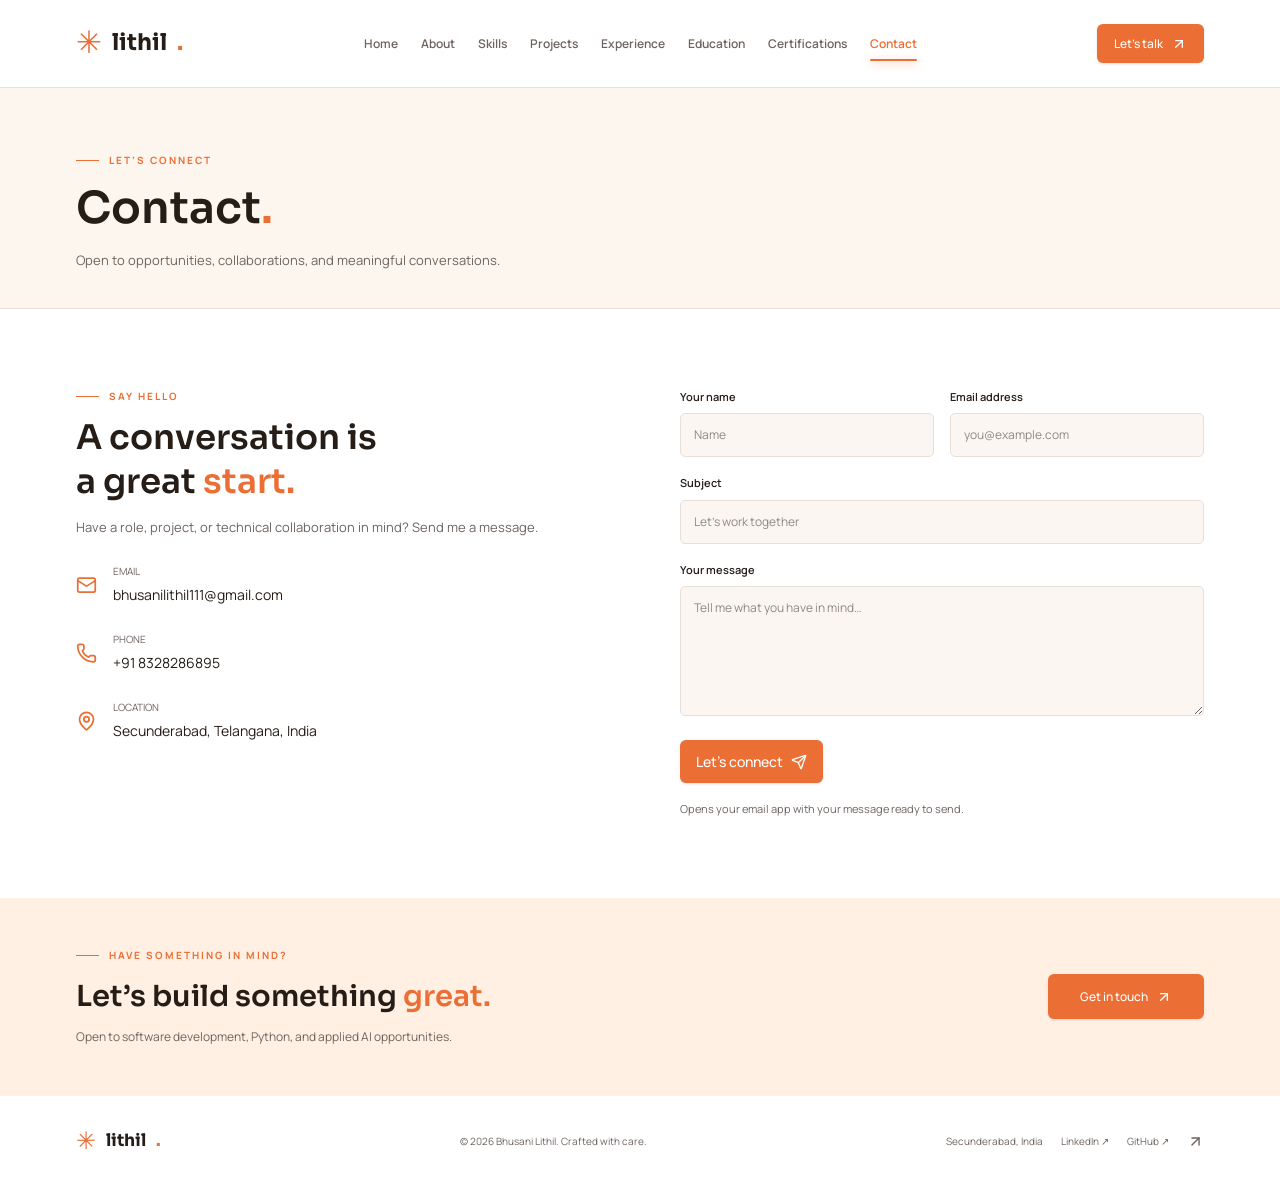
<file: lithil-portfolio-standalone/lithil-portfolio/contact.html>
<!DOCTYPE html>
<html lang="en"><head><meta charset="utf-8"/><meta content="width=device-width, initial-scale=1" name="viewport"/><title>Contact | Bhusani Lithil</title><meta content="Bhusani Lithil" name="author"/><meta content="Contact Bhusani Lithil about software development, Python, applied AI, and engineering opportunities." name="description"/><meta content="Contact | Bhusani Lithil" property="og:title"/><meta content="Contact Bhusani Lithil about software development, Python, applied AI, and engineering opportunities." property="og:description"/><meta content="website" property="og:type"/><meta content="summary_large_image" name="twitter:card"/><link href="styles.css" rel="stylesheet"/><link href="assets/favicon.png" rel="icon"/><script defer="" src="script.js"></script></head><body><header class="site-header"><div class="container-wide header-inner"><a class="wordmark" href="index.html"><span class="brand-symbol">✳</span> lithil<span class="text-primary">.</span></a><nav aria-label="Main navigation" class="desktop-nav"><a class="nav-link" href="index.html">Home</a><a class="nav-link" href="about.html">About</a><a class="nav-link" href="skills.html">Skills</a><a class="nav-link" href="projects.html">Projects</a><a class="nav-link" href="experience.html">Experience</a><a class="nav-link" href="education.html">Education</a><a class="nav-link" href="certification.html">Certifications</a><a aria-current="page" class="nav-link active" data-status="active" href="contact.html">Contact</a></nav><a aria-current="page" class="inline-flex items-center justify-center gap-2 whitespace-nowrap rounded-md text-sm font-medium cursor-pointer transition-colors focus-visible:outline-none focus-visible:ring-1 focus-visible:ring-ring disabled:pointer-events-none disabled:opacity-50 disabled:cursor-not-allowed [&amp;_svg]:pointer-events-none [&amp;_svg]:size-4 [&amp;_svg]:shrink-0 bg-primary text-primary-foreground shadow hover:bg-primary/90 h-9 px-4 py-2 header-contact active" data-status="active" href="contact.html">Let’s talk <svg aria-hidden="true" class="lucide lucide-arrow-up-right" fill="none" height="24" stroke="currentColor" stroke-linecap="round" stroke-linejoin="round" stroke-width="2" viewbox="0 0 24 24" width="24" xmlns="http://www.w3.org/2000/svg"><path d="M7 7h10v10"></path><path d="M7 17 17 7"></path></svg></a><button aria-controls="mobile-navigation" aria-expanded="false" aria-label="Open navigation" class="inline-flex items-center justify-center gap-2 whitespace-nowrap rounded-md text-sm font-medium cursor-pointer transition-colors focus-visible:outline-none focus-visible:ring-1 focus-visible:ring-ring disabled:pointer-events-none disabled:opacity-50 disabled:cursor-not-allowed [&amp;_svg]:pointer-events-none [&amp;_svg]:size-4 [&amp;_svg]:shrink-0 hover:bg-accent hover:text-accent-foreground h-9 w-9 mobile-menu-toggle"><svg aria-hidden="true" class="lucide lucide-menu" fill="none" height="24" stroke="currentColor" stroke-linecap="round" stroke-linejoin="round" stroke-width="2" viewbox="0 0 24 24" width="24" xmlns="http://www.w3.org/2000/svg"><path d="M4 5h16"></path><path d="M4 12h16"></path><path d="M4 19h16"></path></svg></button></div><nav aria-label="Mobile navigation" class="mobile-nav" hidden="" id="mobile-navigation"><a class="nav-link" href="index.html">Home</a><a class="nav-link" href="about.html">About</a><a class="nav-link" href="skills.html">Skills</a><a class="nav-link" href="projects.html">Projects</a><a class="nav-link" href="experience.html">Experience</a><a class="nav-link" href="education.html">Education</a><a class="nav-link" href="certification.html">Certifications</a><a aria-current="page" class="nav-link active" data-status="active" href="contact.html">Contact</a></nav></header><!--$--><main><section class="page-intro"><div class="container-wide reveal"><div class="section-eyebrow">Let’s connect</div><h1 class="section-heading">Contact<span class="text-primary">.</span></h1><p class="section-subtitle">Open to opportunities, collaborations, and meaningful conversations.</p></div></section><section class="section container-wide page-content"><div class="contact-layout reveal"><div><div class="section-eyebrow">Say hello</div><h2 class="section-heading">A conversation is<br/>a great <span>start.</span></h2><p class="section-subtitle">Have a role, project, or technical collaboration in mind? Send me a message.</p><div class="contact-links"><a class="contact-link" href="mailto:bhusanilithil111@gmail.com"><svg aria-hidden="true" class="lucide lucide-mail" fill="none" height="24" stroke="currentColor" stroke-linecap="round" stroke-linejoin="round" stroke-width="2" viewbox="0 0 24 24" width="24" xmlns="http://www.w3.org/2000/svg"><path d="m22 7-8.991 5.727a2 2 0 0 1-2.009 0L2 7"></path><rect height="16" rx="2" width="20" x="2" y="4"></rect></svg><div><small>EMAIL</small>bhusanilithil111@gmail.com</div></a><a class="contact-link" href="tel:+918328286895"><svg aria-hidden="true" class="lucide lucide-phone" fill="none" height="24" stroke="currentColor" stroke-linecap="round" stroke-linejoin="round" stroke-width="2" viewbox="0 0 24 24" width="24" xmlns="http://www.w3.org/2000/svg"><path d="M13.832 16.568a1 1 0 0 0 1.213-.303l.355-.465A2 2 0 0 1 17 15h3a2 2 0 0 1 2 2v3a2 2 0 0 1-2 2A18 18 0 0 1 2 4a2 2 0 0 1 2-2h3a2 2 0 0 1 2 2v3a2 2 0 0 1-.8 1.6l-.468.351a1 1 0 0 0-.292 1.233 14 14 0 0 0 6.392 6.384"></path></svg><div><small>PHONE</small>+91 8328286895</div></a><div class="contact-link"><svg aria-hidden="true" class="lucide lucide-map-pin" fill="none" height="24" stroke="currentColor" stroke-linecap="round" stroke-linejoin="round" stroke-width="2" viewbox="0 0 24 24" width="24" xmlns="http://www.w3.org/2000/svg"><path d="M20 10c0 4.993-5.539 10.193-7.399 11.799a1 1 0 0 1-1.202 0C9.539 20.193 4 14.993 4 10a8 8 0 0 1 16 0"></path><circle cx="12" cy="10" r="3"></circle></svg><div><small>LOCATION</small>Secunderabad, Telangana, India</div></div></div></div><form class="contact-form"><div class="form-row"><div class="field"><label for="name">Your name</label><input autocomplete="name" id="name" name="name" placeholder="Name" required=""/></div><div class="field"><label for="email">Email address</label><input autocomplete="email" id="email" name="email" placeholder="you@example.com" required="" type="email"/></div></div><div class="field"><label for="subject">Subject</label><input id="subject" name="subject" placeholder="Let’s work together"/></div><div class="field"><label for="message">Your message</label><textarea id="message" name="message" placeholder="Tell me what you have in mind…" required=""></textarea></div><button class="inline-flex items-center justify-center gap-2 whitespace-nowrap rounded-md text-sm font-medium cursor-pointer transition-colors focus-visible:outline-none focus-visible:ring-1 focus-visible:ring-ring disabled:pointer-events-none disabled:opacity-50 disabled:cursor-not-allowed [&amp;_svg]:pointer-events-none [&amp;_svg]:size-4 [&amp;_svg]:shrink-0 bg-primary text-primary-foreground shadow hover:bg-primary/90 h-9 px-4 py-2" type="submit">Let’s connect <svg aria-hidden="true" class="lucide lucide-send" fill="none" height="24" stroke="currentColor" stroke-linecap="round" stroke-linejoin="round" stroke-width="2" viewbox="0 0 24 24" width="24" xmlns="http://www.w3.org/2000/svg"><path d="M14.536 21.686a.5.5 0 0 0 .937-.024l6.5-19a.496.496 0 0 0-.635-.635l-19 6.5a.5.5 0 0 0-.024.937l7.93 3.18a2 2 0 0 1 1.112 1.11z"></path><path d="m21.854 2.147-10.94 10.939"></path></svg></button><p class="form-note" role="status">Opens your email app with your message ready to send.</p></form></div></section></main><!--/$--><section class="cta-band"><div class="container-wide cta-inner"><div><div class="section-eyebrow">Have something in mind?</div><h2>Let’s build something <span class="text-primary">great.</span></h2><p>Open to software development, Python, and applied AI opportunities.</p></div><a aria-current="page" class="inline-flex items-center justify-center gap-2 whitespace-nowrap text-sm font-medium cursor-pointer transition-colors focus-visible:outline-none focus-visible:ring-1 focus-visible:ring-ring disabled:pointer-events-none disabled:opacity-50 disabled:cursor-not-allowed [&amp;_svg]:pointer-events-none [&amp;_svg]:size-4 [&amp;_svg]:shrink-0 bg-primary text-primary-foreground shadow hover:bg-primary/90 h-10 rounded-md px-8 active" data-status="active" href="contact.html">Get in touch <svg aria-hidden="true" class="lucide lucide-arrow-up-right" fill="none" height="24" stroke="currentColor" stroke-linecap="round" stroke-linejoin="round" stroke-width="2" viewbox="0 0 24 24" width="24" xmlns="http://www.w3.org/2000/svg"><path d="M7 7h10v10"></path><path d="M7 17 17 7"></path></svg></a></div></section><footer class="site-footer"><div class="container-wide footer-inner"><a class="wordmark" href="index.html"><span class="brand-symbol">✳</span> lithil<span class="text-primary">.</span></a><p>© 2026 Bhusani Lithil. Crafted with care.</p><div class="footer-right"><span>Secunderabad, India</span><a class="footer-social" href="https://www.linkedin.com/in/bhusani-lithil/" rel="noreferrer" target="_blank">LinkedIn ↗</a><a class="footer-social" href="https://github.com/LITHIL70" rel="noreferrer" target="_blank">GitHub ↗</a><a aria-label="Email Lithil" href="mailto:bhusanilithil111@gmail.com"><svg aria-hidden="true" class="lucide lucide-arrow-up-right" fill="none" height="17" stroke="currentColor" stroke-linecap="round" stroke-linejoin="round" stroke-width="2" viewbox="0 0 24 24" width="17" xmlns="http://www.w3.org/2000/svg"><path d="M7 7h10v10"></path><path d="M7 17 17 7"></path></svg></a></div></div></footer></body></html>
</file>
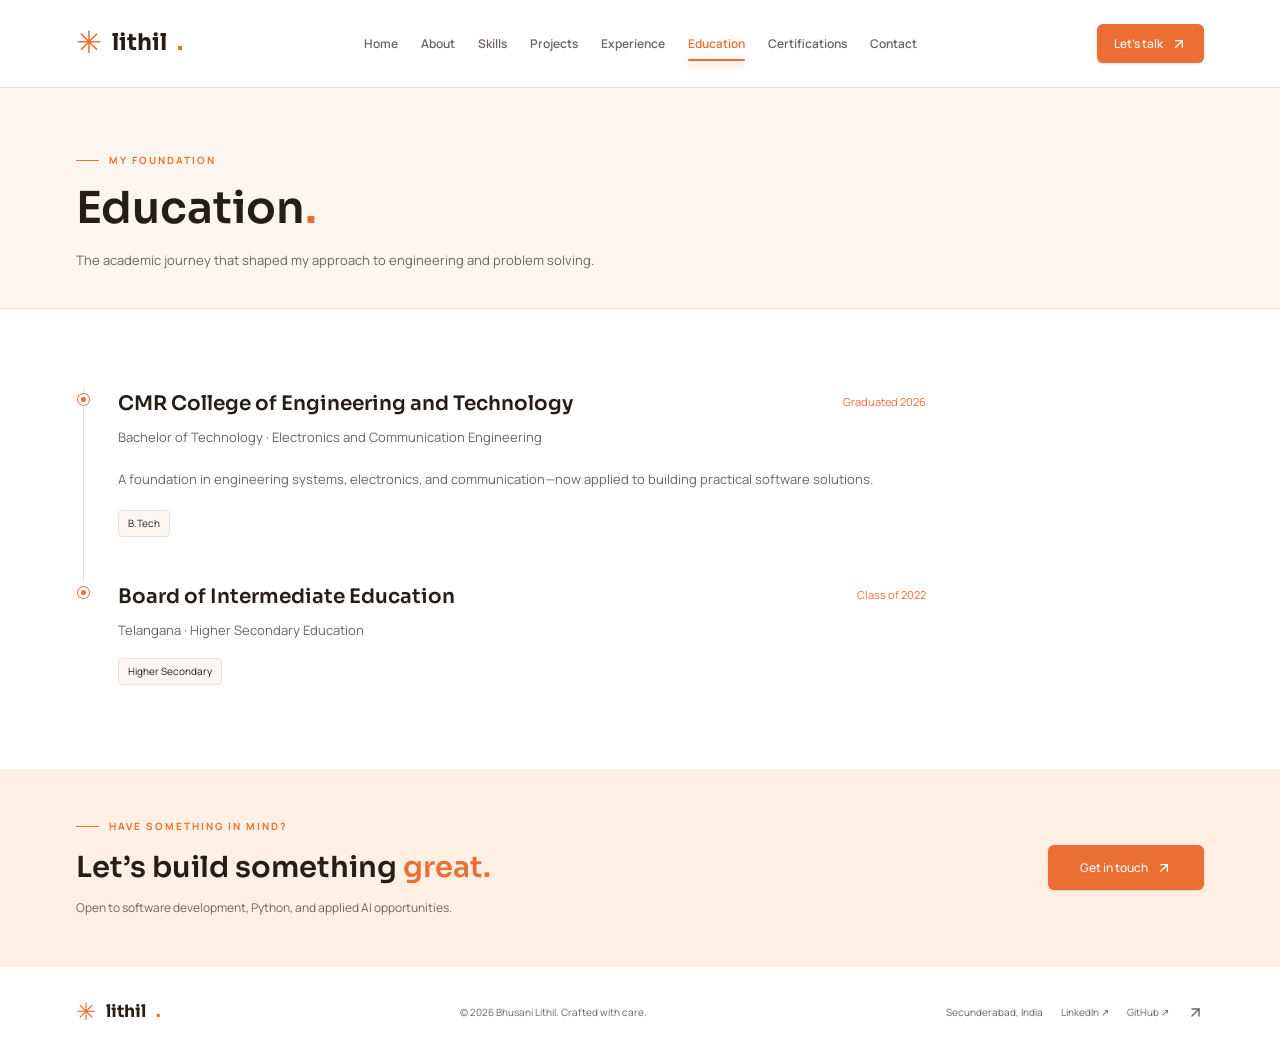
<file: lithil-portfolio-standalone/lithil-portfolio/education.html>
<!DOCTYPE html>
<html lang="en"><head><meta charset="utf-8"/><meta content="width=device-width, initial-scale=1" name="viewport"/><title>Education | Bhusani Lithil</title><meta content="Bhusani Lithil" name="author"/><meta content="Bhusani Lithil's academic background in Electronics and Communication Engineering at CMR College of Engineering and Technology." name="description"/><meta content="Education | Bhusani Lithil" property="og:title"/><meta content="Bhusani Lithil's academic background in Electronics and Communication Engineering at CMR College of Engineering and Technology." property="og:description"/><meta content="website" property="og:type"/><meta content="summary_large_image" name="twitter:card"/><link href="styles.css" rel="stylesheet"/><link href="assets/favicon.png" rel="icon"/><script defer="" src="script.js"></script></head><body><header class="site-header"><div class="container-wide header-inner"><a class="wordmark" href="index.html"><span class="brand-symbol">✳</span> lithil<span class="text-primary">.</span></a><nav aria-label="Main navigation" class="desktop-nav"><a class="nav-link" href="index.html">Home</a><a class="nav-link" href="about.html">About</a><a class="nav-link" href="skills.html">Skills</a><a class="nav-link" href="projects.html">Projects</a><a class="nav-link" href="experience.html">Experience</a><a aria-current="page" class="nav-link active" data-status="active" href="education.html">Education</a><a class="nav-link" href="certification.html">Certifications</a><a class="nav-link" href="contact.html">Contact</a></nav><a class="inline-flex items-center justify-center gap-2 whitespace-nowrap rounded-md text-sm font-medium cursor-pointer transition-colors focus-visible:outline-none focus-visible:ring-1 focus-visible:ring-ring disabled:pointer-events-none disabled:opacity-50 disabled:cursor-not-allowed [&amp;_svg]:pointer-events-none [&amp;_svg]:size-4 [&amp;_svg]:shrink-0 bg-primary text-primary-foreground shadow hover:bg-primary/90 h-9 px-4 py-2 header-contact" href="contact.html">Let’s talk <svg aria-hidden="true" class="lucide lucide-arrow-up-right" fill="none" height="24" stroke="currentColor" stroke-linecap="round" stroke-linejoin="round" stroke-width="2" viewbox="0 0 24 24" width="24" xmlns="http://www.w3.org/2000/svg"><path d="M7 7h10v10"></path><path d="M7 17 17 7"></path></svg></a><button aria-controls="mobile-navigation" aria-expanded="false" aria-label="Open navigation" class="inline-flex items-center justify-center gap-2 whitespace-nowrap rounded-md text-sm font-medium cursor-pointer transition-colors focus-visible:outline-none focus-visible:ring-1 focus-visible:ring-ring disabled:pointer-events-none disabled:opacity-50 disabled:cursor-not-allowed [&amp;_svg]:pointer-events-none [&amp;_svg]:size-4 [&amp;_svg]:shrink-0 hover:bg-accent hover:text-accent-foreground h-9 w-9 mobile-menu-toggle"><svg aria-hidden="true" class="lucide lucide-menu" fill="none" height="24" stroke="currentColor" stroke-linecap="round" stroke-linejoin="round" stroke-width="2" viewbox="0 0 24 24" width="24" xmlns="http://www.w3.org/2000/svg"><path d="M4 5h16"></path><path d="M4 12h16"></path><path d="M4 19h16"></path></svg></button></div><nav aria-label="Mobile navigation" class="mobile-nav" hidden="" id="mobile-navigation"><a class="nav-link" href="index.html">Home</a><a class="nav-link" href="about.html">About</a><a class="nav-link" href="skills.html">Skills</a><a class="nav-link" href="projects.html">Projects</a><a class="nav-link" href="experience.html">Experience</a><a aria-current="page" class="nav-link active" data-status="active" href="education.html">Education</a><a class="nav-link" href="certification.html">Certifications</a><a class="nav-link" href="contact.html">Contact</a></nav></header><!--$--><main><section class="page-intro"><div class="container-wide reveal"><div class="section-eyebrow">My foundation</div><h1 class="section-heading">Education<span class="text-primary">.</span></h1><p class="section-subtitle">The academic journey that shaped my approach to engineering and problem solving.</p></div></section><section class="section container-wide page-content"><div class="timeline reveal"><article class="timeline-item"><div class="timeline-head"><h3>CMR College of Engineering and Technology</h3><span class="timeline-date">Graduated 2026</span></div><div class="timeline-company">Bachelor of Technology · Electronics and Communication Engineering</div><p class="mt-5">A foundation in engineering systems, electronics, and communication—now applied to building practical software solutions.</p><div class="tags"><span class="tag">B.Tech</span></div></article><article class="timeline-item"><div class="timeline-head"><h3>Board of Intermediate Education</h3><span class="timeline-date">Class of 2022</span></div><div class="timeline-company">Telangana · Higher Secondary Education</div><div class="tags"><span class="tag">Higher Secondary</span></div></article></div></section></main><!--/$--><section class="cta-band"><div class="container-wide cta-inner"><div><div class="section-eyebrow">Have something in mind?</div><h2>Let’s build something <span class="text-primary">great.</span></h2><p>Open to software development, Python, and applied AI opportunities.</p></div><a class="inline-flex items-center justify-center gap-2 whitespace-nowrap text-sm font-medium cursor-pointer transition-colors focus-visible:outline-none focus-visible:ring-1 focus-visible:ring-ring disabled:pointer-events-none disabled:opacity-50 disabled:cursor-not-allowed [&amp;_svg]:pointer-events-none [&amp;_svg]:size-4 [&amp;_svg]:shrink-0 bg-primary text-primary-foreground shadow hover:bg-primary/90 h-10 rounded-md px-8" href="contact.html">Get in touch <svg aria-hidden="true" class="lucide lucide-arrow-up-right" fill="none" height="24" stroke="currentColor" stroke-linecap="round" stroke-linejoin="round" stroke-width="2" viewbox="0 0 24 24" width="24" xmlns="http://www.w3.org/2000/svg"><path d="M7 7h10v10"></path><path d="M7 17 17 7"></path></svg></a></div></section><footer class="site-footer"><div class="container-wide footer-inner"><a class="wordmark" href="index.html"><span class="brand-symbol">✳</span> lithil<span class="text-primary">.</span></a><p>© 2026 Bhusani Lithil. Crafted with care.</p><div class="footer-right"><span>Secunderabad, India</span><a class="footer-social" href="https://www.linkedin.com/in/bhusani-lithil/" rel="noreferrer" target="_blank">LinkedIn ↗</a><a class="footer-social" href="https://github.com/LITHIL70" rel="noreferrer" target="_blank">GitHub ↗</a><a aria-label="Email Lithil" href="mailto:bhusanilithil111@gmail.com"><svg aria-hidden="true" class="lucide lucide-arrow-up-right" fill="none" height="17" stroke="currentColor" stroke-linecap="round" stroke-linejoin="round" stroke-width="2" viewbox="0 0 24 24" width="17" xmlns="http://www.w3.org/2000/svg"><path d="M7 7h10v10"></path><path d="M7 17 17 7"></path></svg></a></div></div></footer></body></html>
</file>
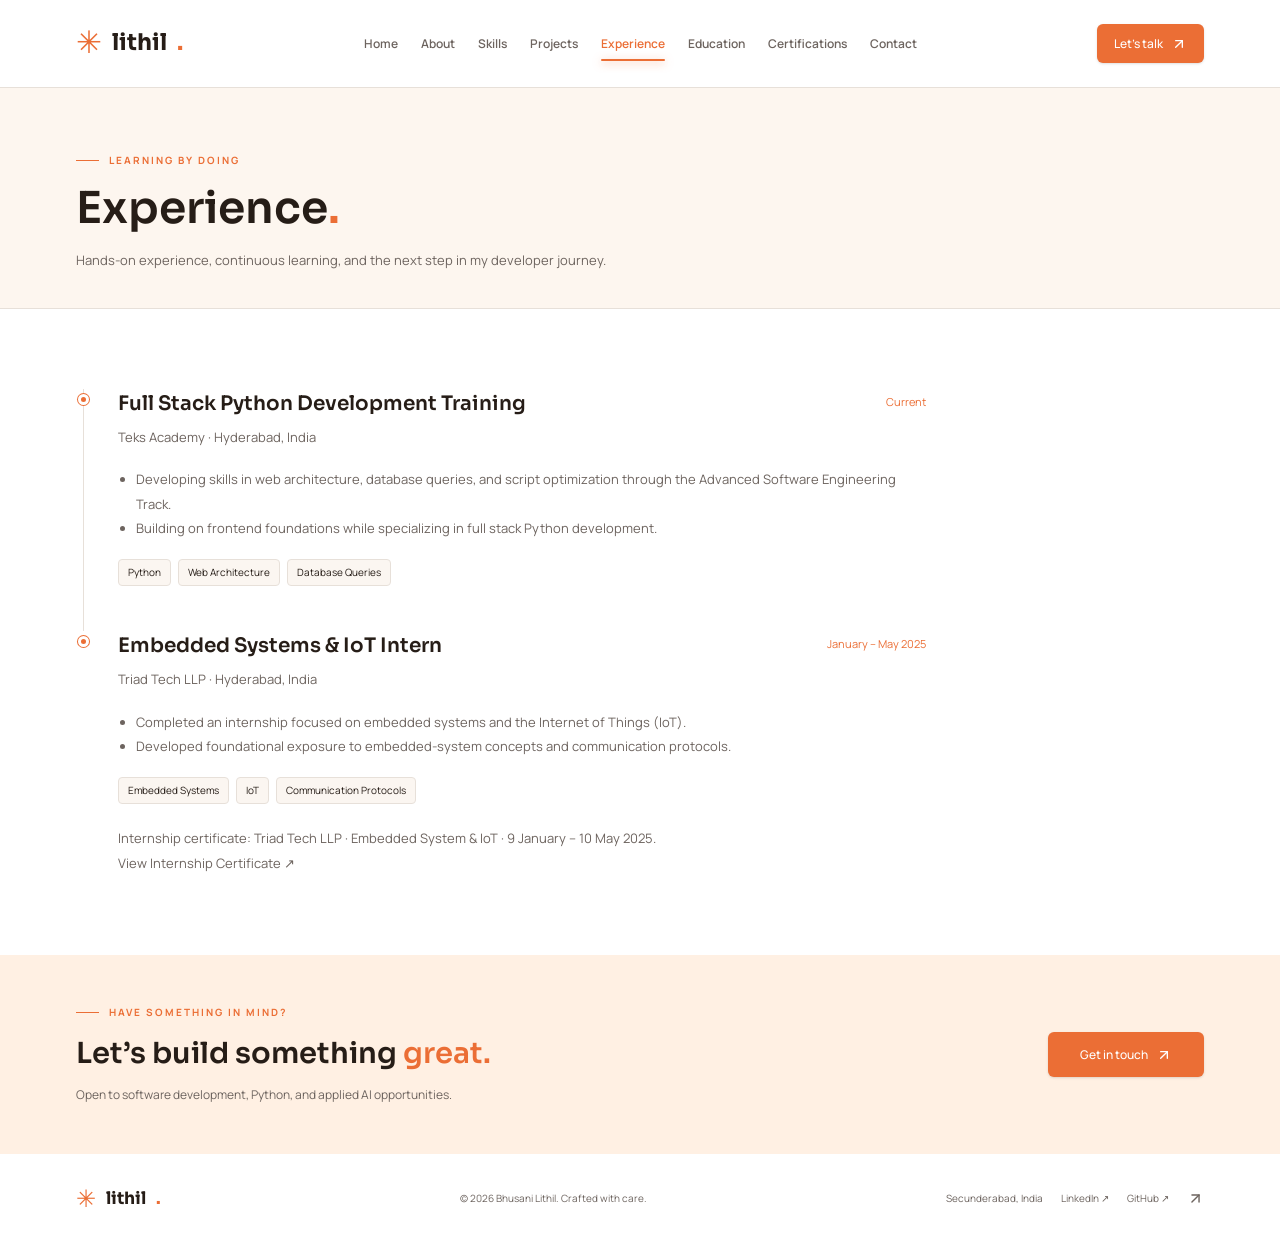
<file: lithil-portfolio-standalone/lithil-portfolio/experience.html>
<!DOCTYPE html>
<html lang="en"><head><meta charset="utf-8"/><meta content="width=device-width, initial-scale=1" name="viewport"/><title>Experience | Bhusani Lithil — Internships & Training</title><meta content="Bhusani Lithil" name="author"/><meta content="Bhusani Lithil's experience and training in full-stack Python development, AI and data analytics, embedded systems, and IoT." name="description"/><meta content="Experience | Bhusani Lithil — Internships & Training" property="og:title"/><meta content="Bhusani Lithil's experience and training in full-stack Python development, AI and data analytics, embedded systems, and IoT." property="og:description"/><meta content="website" property="og:type"/><meta content="summary_large_image" name="twitter:card"/><link href="styles.css" rel="stylesheet"/><link href="assets/favicon.png" rel="icon"/><script defer="" src="script.js"></script></head><body><header class="site-header"><div class="container-wide header-inner"><a class="wordmark" href="index.html"><span class="brand-symbol">✳</span> lithil<span class="text-primary">.</span></a><nav aria-label="Main navigation" class="desktop-nav"><a class="nav-link" href="index.html">Home</a><a class="nav-link" href="about.html">About</a><a class="nav-link" href="skills.html">Skills</a><a class="nav-link" href="projects.html">Projects</a><a aria-current="page" class="nav-link active" data-status="active" href="experience.html">Experience</a><a class="nav-link" href="education.html">Education</a><a class="nav-link" href="certification.html">Certifications</a><a class="nav-link" href="contact.html">Contact</a></nav><a class="inline-flex items-center justify-center gap-2 whitespace-nowrap rounded-md text-sm font-medium cursor-pointer transition-colors focus-visible:outline-none focus-visible:ring-1 focus-visible:ring-ring disabled:pointer-events-none disabled:opacity-50 disabled:cursor-not-allowed [&amp;_svg]:pointer-events-none [&amp;_svg]:size-4 [&amp;_svg]:shrink-0 bg-primary text-primary-foreground shadow hover:bg-primary/90 h-9 px-4 py-2 header-contact" href="contact.html">Let’s talk <svg aria-hidden="true" class="lucide lucide-arrow-up-right" fill="none" height="24" stroke="currentColor" stroke-linecap="round" stroke-linejoin="round" stroke-width="2" viewbox="0 0 24 24" width="24" xmlns="http://www.w3.org/2000/svg"><path d="M7 7h10v10"></path><path d="M7 17 17 7"></path></svg></a><button aria-controls="mobile-navigation" aria-expanded="false" aria-label="Open navigation" class="inline-flex items-center justify-center gap-2 whitespace-nowrap rounded-md text-sm font-medium cursor-pointer transition-colors focus-visible:outline-none focus-visible:ring-1 focus-visible:ring-ring disabled:pointer-events-none disabled:opacity-50 disabled:cursor-not-allowed [&amp;_svg]:pointer-events-none [&amp;_svg]:size-4 [&amp;_svg]:shrink-0 hover:bg-accent hover:text-accent-foreground h-9 w-9 mobile-menu-toggle"><svg aria-hidden="true" class="lucide lucide-menu" fill="none" height="24" stroke="currentColor" stroke-linecap="round" stroke-linejoin="round" stroke-width="2" viewbox="0 0 24 24" width="24" xmlns="http://www.w3.org/2000/svg"><path d="M4 5h16"></path><path d="M4 12h16"></path><path d="M4 19h16"></path></svg></button></div><nav aria-label="Mobile navigation" class="mobile-nav" hidden="" id="mobile-navigation"><a class="nav-link" href="index.html">Home</a><a class="nav-link" href="about.html">About</a><a class="nav-link" href="skills.html">Skills</a><a class="nav-link" href="projects.html">Projects</a><a aria-current="page" class="nav-link active" data-status="active" href="experience.html">Experience</a><a class="nav-link" href="education.html">Education</a><a class="nav-link" href="certification.html">Certifications</a><a class="nav-link" href="contact.html">Contact</a></nav></header><!--$--><main><section class="page-intro"><div class="container-wide reveal"><div class="section-eyebrow">Learning by doing</div><h1 class="section-heading">Experience<span class="text-primary">.</span></h1><p class="section-subtitle">Hands-on experience, continuous learning, and the next step in my developer journey.</p></div></section><section class="section container-wide page-content"><div class="timeline reveal"><article class="timeline-item"><div class="timeline-head"><h3>Full Stack Python Development Training</h3><span class="timeline-date">Current</span></div><div class="timeline-company">Teks Academy · Hyderabad, India</div><ul><li>Developing skills in web architecture, database queries, and script optimization through the Advanced Software Engineering Track.</li><li>Building on frontend foundations while specializing in full stack Python development.</li></ul><div class="tags"><span class="tag">Python</span><span class="tag">Web Architecture</span><span class="tag">Database Queries</span></div></article><article class="timeline-item"><div class="timeline-head"><h3>Embedded Systems &amp; IoT Intern</h3><span class="timeline-date">January – May 2025</span></div><div class="timeline-company">Triad Tech LLP · Hyderabad, India</div><ul><li>Completed an internship focused on embedded systems and the Internet of Things (IoT).</li><li>Developed foundational exposure to embedded-system concepts and communication protocols.</li></ul><div class="tags"><span class="tag">Embedded Systems</span><span class="tag">IoT</span><span class="tag">Communication Protocols</span></div><p class="certificate-note">Internship certificate: Triad Tech LLP · Embedded System &amp; IoT · 9 January – 10 May 2025.</p><p><a href="https://drive.google.com/file/d/1IIDd9tHEBA7QYLjVHw1zm_6bASYUnTdV/view?usp=drivesdk" target="_blank" rel="noreferrer">View Internship Certificate ↗</a></p></article></div></section></main><!--/$--><section class="cta-band"><div class="container-wide cta-inner"><div><div class="section-eyebrow">Have something in mind?</div><h2>Let’s build something <span class="text-primary">great.</span></h2><p>Open to software development, Python, and applied AI opportunities.</p></div><a class="inline-flex items-center justify-center gap-2 whitespace-nowrap text-sm font-medium cursor-pointer transition-colors focus-visible:outline-none focus-visible:ring-1 focus-visible:ring-ring disabled:pointer-events-none disabled:opacity-50 disabled:cursor-not-allowed [&amp;_svg]:pointer-events-none [&amp;_svg]:size-4 [&amp;_svg]:shrink-0 bg-primary text-primary-foreground shadow hover:bg-primary/90 h-10 rounded-md px-8" href="contact.html">Get in touch <svg aria-hidden="true" class="lucide lucide-arrow-up-right" fill="none" height="24" stroke="currentColor" stroke-linecap="round" stroke-linejoin="round" stroke-width="2" viewbox="0 0 24 24" width="24" xmlns="http://www.w3.org/2000/svg"><path d="M7 7h10v10"></path><path d="M7 17 17 7"></path></svg></a></div></section><footer class="site-footer"><div class="container-wide footer-inner"><a class="wordmark" href="index.html"><span class="brand-symbol">✳</span> lithil<span class="text-primary">.</span></a><p>© 2026 Bhusani Lithil. Crafted with care.</p><div class="footer-right"><span>Secunderabad, India</span><a class="footer-social" href="https://www.linkedin.com/in/bhusani-lithil/" rel="noreferrer" target="_blank">LinkedIn ↗</a><a class="footer-social" href="https://github.com/LITHIL70" rel="noreferrer" target="_blank">GitHub ↗</a><a aria-label="Email Lithil" href="mailto:bhusanilithil111@gmail.com"><svg aria-hidden="true" class="lucide lucide-arrow-up-right" fill="none" height="17" stroke="currentColor" stroke-linecap="round" stroke-linejoin="round" stroke-width="2" viewbox="0 0 24 24" width="17" xmlns="http://www.w3.org/2000/svg"><path d="M7 7h10v10"></path><path d="M7 17 17 7"></path></svg></a></div></div></footer></body></html>
</file>
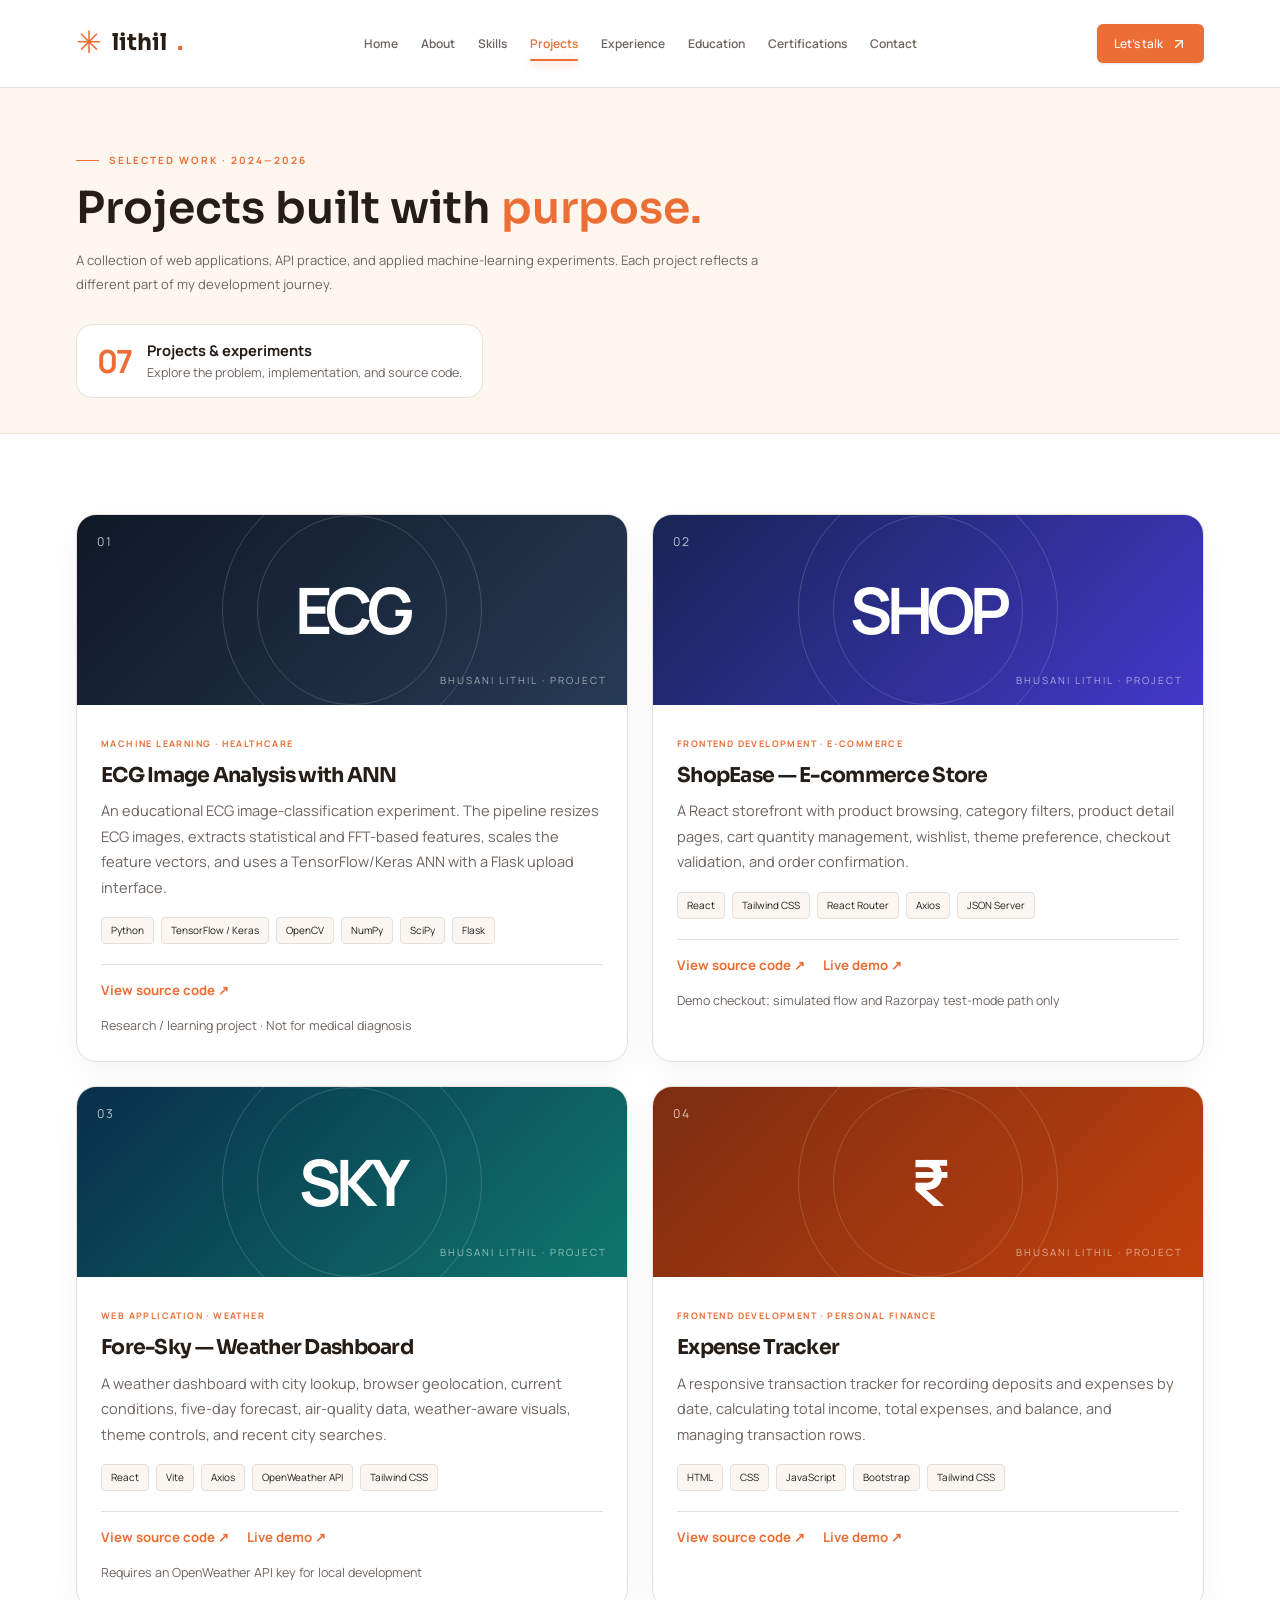
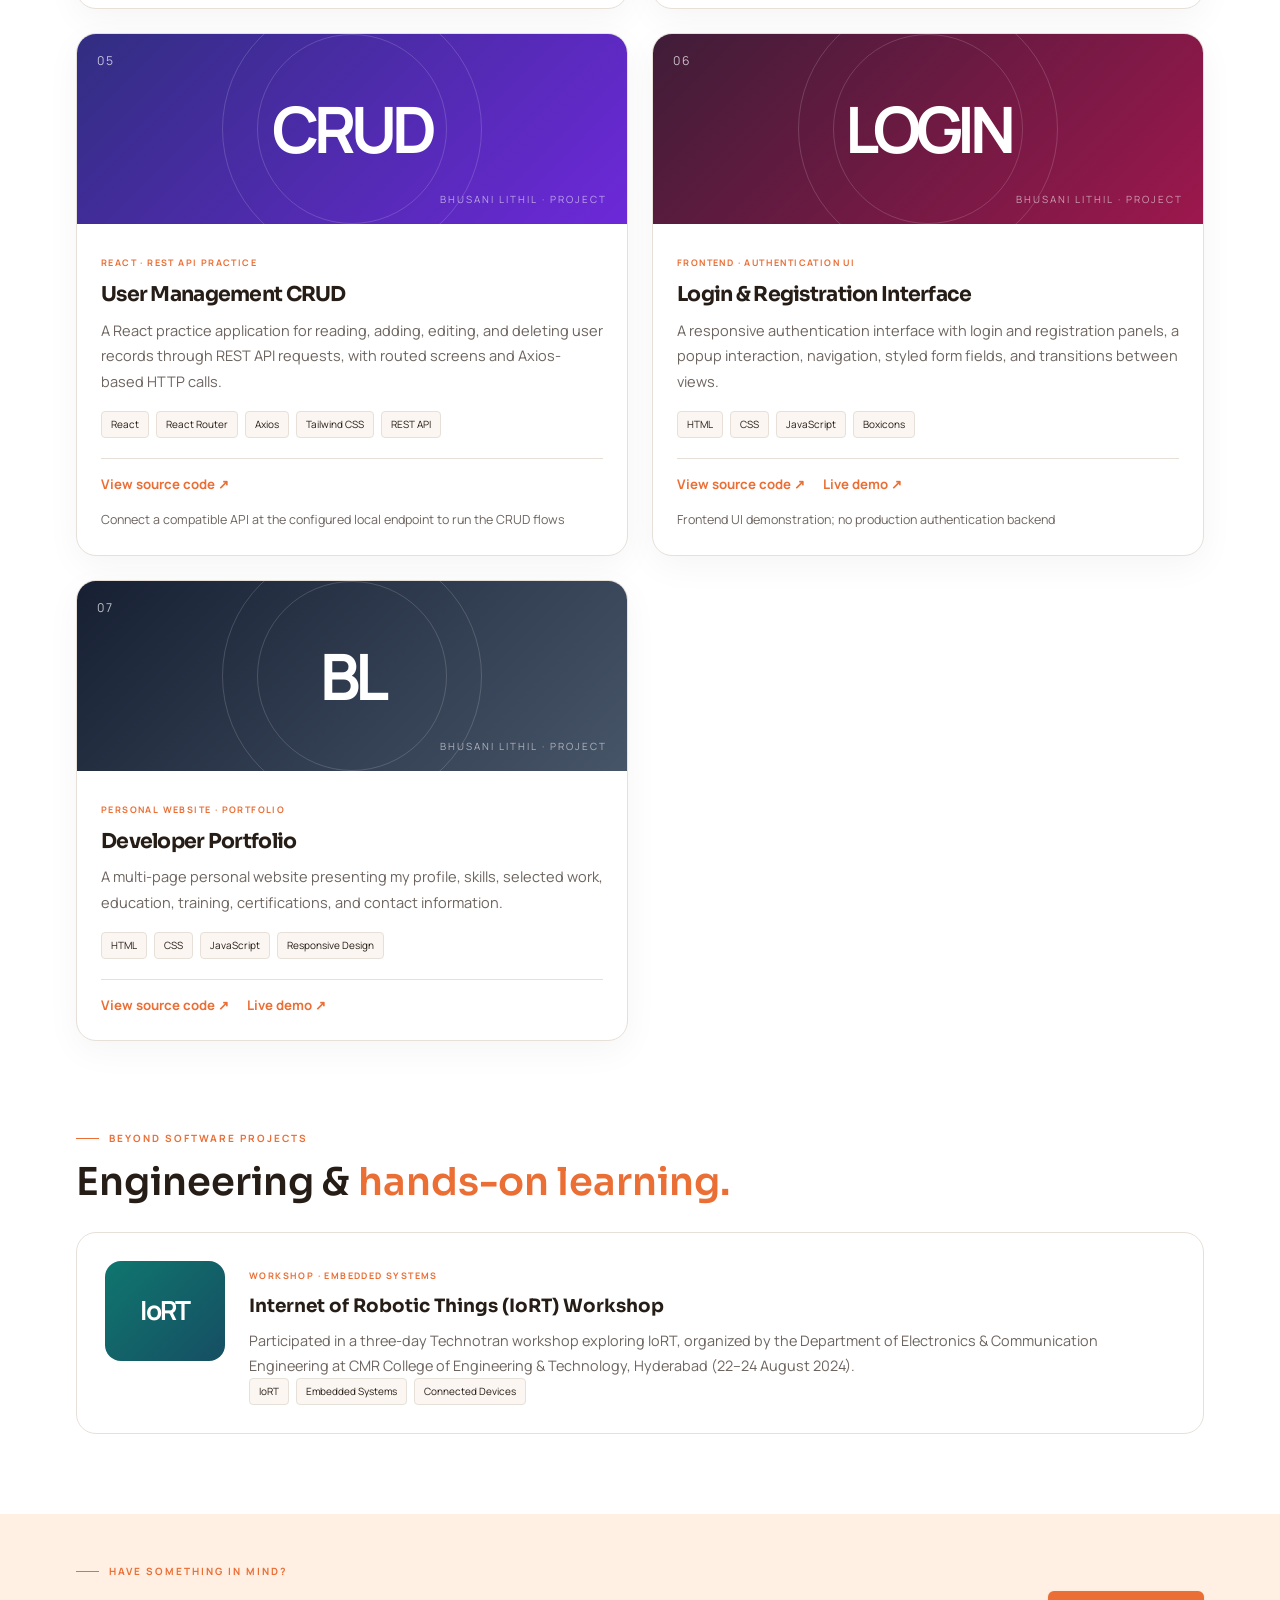
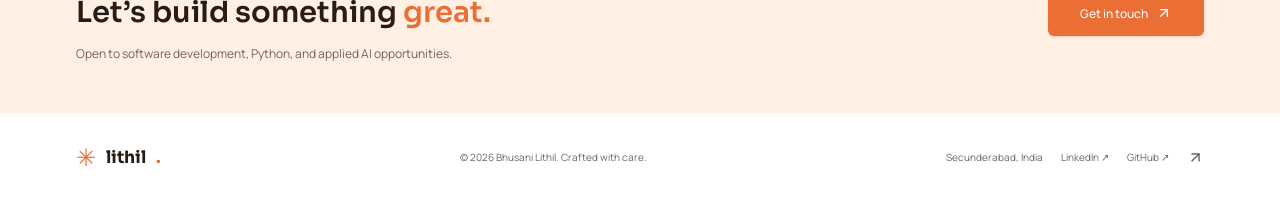
<file: lithil-portfolio-standalone/lithil-portfolio/projects.html>
<!DOCTYPE html>
<html lang="en"><head><meta charset="utf-8"/><meta content="width=device-width, initial-scale=1" name="viewport"/><title>Projects | Bhusani Lithil — Web Development & Applied AI</title><meta content="Bhusani Lithil" name="author"/><meta content="Explore seven projects by Bhusani Lithil across React, Python, REST APIs, web development, weather applications, e-commerce, and applied machine learning." name="description"/><meta content="Projects & Highlights | Bhusani Lithil" property="og:title"/><meta content="Explore Bhusani Lithil's projects in ANN-based ECG image analysis, expense tracking, and embedded systems, plus engineering competition recognition." property="og:description"/><meta content="website" property="og:type"/><meta content="summary_large_image" name="twitter:card"/><link href="styles.css" rel="stylesheet"/><link href="assets/favicon.png" rel="icon"/><script defer="" src="script.js"></script></head><body><header class="site-header"><div class="container-wide header-inner"><a class="wordmark" href="index.html"><span class="brand-symbol">✳</span> lithil<span class="text-primary">.</span></a><nav aria-label="Main navigation" class="desktop-nav"><a class="nav-link" href="index.html">Home</a><a class="nav-link" href="about.html">About</a><a class="nav-link" href="skills.html">Skills</a><a aria-current="page" class="nav-link active" data-status="active" href="projects.html">Projects</a><a class="nav-link" href="experience.html">Experience</a><a class="nav-link" href="education.html">Education</a><a class="nav-link" href="certification.html">Certifications</a><a class="nav-link" href="contact.html">Contact</a></nav><a class="inline-flex items-center justify-center gap-2 whitespace-nowrap rounded-md text-sm font-medium cursor-pointer transition-colors focus-visible:outline-none focus-visible:ring-1 focus-visible:ring-ring disabled:pointer-events-none disabled:opacity-50 disabled:cursor-not-allowed [&amp;_svg]:pointer-events-none [&amp;_svg]:size-4 [&amp;_svg]:shrink-0 bg-primary text-primary-foreground shadow hover:bg-primary/90 h-9 px-4 py-2 header-contact" href="contact.html">Let’s talk <svg aria-hidden="true" class="lucide lucide-arrow-up-right" fill="none" height="24" stroke="currentColor" stroke-linecap="round" stroke-linejoin="round" stroke-width="2" viewbox="0 0 24 24" width="24" xmlns="http://www.w3.org/2000/svg"><path d="M7 7h10v10"></path><path d="M7 17 17 7"></path></svg></a><button aria-controls="mobile-navigation" aria-expanded="false" aria-label="Open navigation" class="inline-flex items-center justify-center gap-2 whitespace-nowrap rounded-md text-sm font-medium cursor-pointer transition-colors focus-visible:outline-none focus-visible:ring-1 focus-visible:ring-ring disabled:pointer-events-none disabled:opacity-50 disabled:cursor-not-allowed [&amp;_svg]:pointer-events-none [&amp;_svg]:size-4 [&amp;_svg]:shrink-0 hover:bg-accent hover:text-accent-foreground h-9 w-9 mobile-menu-toggle"><svg aria-hidden="true" class="lucide lucide-menu" fill="none" height="24" stroke="currentColor" stroke-linecap="round" stroke-linejoin="round" stroke-width="2" viewbox="0 0 24 24" width="24" xmlns="http://www.w3.org/2000/svg"><path d="M4 5h16"></path><path d="M4 12h16"></path><path d="M4 19h16"></path></svg></button></div><nav aria-label="Mobile navigation" class="mobile-nav" hidden="" id="mobile-navigation"><a class="nav-link" href="index.html">Home</a><a class="nav-link" href="about.html">About</a><a class="nav-link" href="skills.html">Skills</a><a aria-current="page" class="nav-link active" data-status="active" href="projects.html">Projects</a><a class="nav-link" href="experience.html">Experience</a><a class="nav-link" href="education.html">Education</a><a class="nav-link" href="certification.html">Certifications</a><a class="nav-link" href="contact.html">Contact</a></nav></header><!--$--><main>
<section class="page-intro portfolio-intro">
  <div class="container-wide reveal">
    <div class="section-eyebrow">Selected work · 2024—2026</div>
    <h1 class="section-heading">Projects built with <span class="text-primary">purpose.</span></h1>
    <p class="section-subtitle">A collection of web applications, API practice, and applied machine-learning experiments. Each project reflects a different part of my development journey.</p>
    <div class="portfolio-project-summary"><span>07</span><div><strong>Projects & experiments</strong><small>Explore the problem, implementation, and source code.</small></div></div>
  </div>
</section>
<section class="section container-wide page-content">
  <div class="portfolio-project-grid">
<article class="portfolio-project-card">
  <div class="portfolio-project-art art-01"><span class="portfolio-project-index">01</span><span class="portfolio-project-mark">ECG</span><span class="portfolio-project-caption">BHUSANI LITHIL · PROJECT</span></div>
  <div class="portfolio-project-content">
    <span class="project-category">Machine Learning · Healthcare</span>
    <h2>ECG Image Analysis with ANN</h2>
    <p>An educational ECG image-classification experiment. The pipeline resizes ECG images, extracts statistical and FFT-based features, scales the feature vectors, and uses a TensorFlow/Keras ANN with a Flask upload interface.</p>
    <div class="tags"><span class="tag">Python</span><span class="tag">TensorFlow / Keras</span><span class="tag">OpenCV</span><span class="tag">NumPy</span><span class="tag">SciPy</span><span class="tag">Flask</span></div>
    <div class="portfolio-project-links"><a href="https://github.com/LITHIL70/ECG-Analysis-using-ANN" target="_blank" rel="noreferrer">View source code ↗</a></div>
    <p class="portfolio-project-note">Research / learning project · Not for medical diagnosis</p>
  </div>
</article>

<article class="portfolio-project-card">
  <div class="portfolio-project-art art-02"><span class="portfolio-project-index">02</span><span class="portfolio-project-mark">SHOP</span><span class="portfolio-project-caption">BHUSANI LITHIL · PROJECT</span></div>
  <div class="portfolio-project-content">
    <span class="project-category">Frontend Development · E-commerce</span>
    <h2>ShopEase — E-commerce Store</h2>
    <p>A React storefront with product browsing, category filters, product detail pages, cart quantity management, wishlist, theme preference, checkout validation, and order confirmation.</p>
    <div class="tags"><span class="tag">React</span><span class="tag">Tailwind CSS</span><span class="tag">React Router</span><span class="tag">Axios</span><span class="tag">JSON Server</span></div>
    <div class="portfolio-project-links"><a href="https://github.com/LITHIL70/shopease-ecommerce" target="_blank" rel="noreferrer">View source code ↗</a><a href="https://shopease-ecommerce-tan.vercel.app/" target="_blank" rel="noreferrer">Live demo ↗</a></div>
    <p class="portfolio-project-note">Demo checkout; simulated flow and Razorpay test-mode path only</p>
  </div>
</article>

<article class="portfolio-project-card">
  <div class="portfolio-project-art art-03"><span class="portfolio-project-index">03</span><span class="portfolio-project-mark">SKY</span><span class="portfolio-project-caption">BHUSANI LITHIL · PROJECT</span></div>
  <div class="portfolio-project-content">
    <span class="project-category">Web Application · Weather</span>
    <h2>Fore-Sky — Weather Dashboard</h2>
    <p>A weather dashboard with city lookup, browser geolocation, current conditions, five-day forecast, air-quality data, weather-aware visuals, theme controls, and recent city searches.</p>
    <div class="tags"><span class="tag">React</span><span class="tag">Vite</span><span class="tag">Axios</span><span class="tag">OpenWeather API</span><span class="tag">Tailwind CSS</span></div>
    <div class="portfolio-project-links"><a href="https://github.com/LITHIL70/Fore-Sky" target="_blank" rel="noreferrer">View source code ↗</a><a href="https://fore-sky-five.vercel.app/" target="_blank" rel="noreferrer">Live demo ↗</a></div>
    <p class="portfolio-project-note">Requires an OpenWeather API key for local development</p>
  </div>
</article>

<article class="portfolio-project-card">
  <div class="portfolio-project-art art-04"><span class="portfolio-project-index">04</span><span class="portfolio-project-mark">₹</span><span class="portfolio-project-caption">BHUSANI LITHIL · PROJECT</span></div>
  <div class="portfolio-project-content">
    <span class="project-category">Frontend Development · Personal Finance</span>
    <h2>Expense Tracker</h2>
    <p>A responsive transaction tracker for recording deposits and expenses by date, calculating total income, total expenses, and balance, and managing transaction rows.</p>
    <div class="tags"><span class="tag">HTML</span><span class="tag">CSS</span><span class="tag">JavaScript</span><span class="tag">Bootstrap</span><span class="tag">Tailwind CSS</span></div>
    <div class="portfolio-project-links"><a href="https://github.com/LITHIL70/expense-tracker" target="_blank" rel="noreferrer">View source code ↗</a><a href="https://expense-tracker-zypx.vercel.app/" target="_blank" rel="noreferrer">Live demo ↗</a></div>
    
  </div>
</article>

<article class="portfolio-project-card">
  <div class="portfolio-project-art art-05"><span class="portfolio-project-index">05</span><span class="portfolio-project-mark">CRUD</span><span class="portfolio-project-caption">BHUSANI LITHIL · PROJECT</span></div>
  <div class="portfolio-project-content">
    <span class="project-category">React · REST API Practice</span>
    <h2>User Management CRUD</h2>
    <p>A React practice application for reading, adding, editing, and deleting user records through REST API requests, with routed screens and Axios-based HTTP calls.</p>
    <div class="tags"><span class="tag">React</span><span class="tag">React Router</span><span class="tag">Axios</span><span class="tag">Tailwind CSS</span><span class="tag">REST API</span></div>
    <div class="portfolio-project-links"><a href="https://github.com/LITHIL70/api-s-prc" target="_blank" rel="noreferrer">View source code ↗</a></div>
    <p class="portfolio-project-note">Connect a compatible API at the configured local endpoint to run the CRUD flows</p>
  </div>
</article>

<article class="portfolio-project-card">
  <div class="portfolio-project-art art-06"><span class="portfolio-project-index">06</span><span class="portfolio-project-mark">LOGIN</span><span class="portfolio-project-caption">BHUSANI LITHIL · PROJECT</span></div>
  <div class="portfolio-project-content">
    <span class="project-category">Frontend · Authentication UI</span>
    <h2>Login & Registration Interface</h2>
    <p>A responsive authentication interface with login and registration panels, a popup interaction, navigation, styled form fields, and transitions between views.</p>
    <div class="tags"><span class="tag">HTML</span><span class="tag">CSS</span><span class="tag">JavaScript</span><span class="tag">Boxicons</span></div>
    <div class="portfolio-project-links"><a href="https://github.com/LITHIL70/login-page" target="_blank" rel="noreferrer">View source code ↗</a><a href="https://login-page-pi-pied.vercel.app/" target="_blank" rel="noreferrer">Live demo ↗</a></div>
    <p class="portfolio-project-note">Frontend UI demonstration; no production authentication backend</p>
  </div>
</article>

<article class="portfolio-project-card">
  <div class="portfolio-project-art art-07"><span class="portfolio-project-index">07</span><span class="portfolio-project-mark">BL</span><span class="portfolio-project-caption">BHUSANI LITHIL · PROJECT</span></div>
  <div class="portfolio-project-content">
    <span class="project-category">Personal Website · Portfolio</span>
    <h2>Developer Portfolio</h2>
    <p>A multi-page personal website presenting my profile, skills, selected work, education, training, certifications, and contact information.</p>
    <div class="tags"><span class="tag">HTML</span><span class="tag">CSS</span><span class="tag">JavaScript</span><span class="tag">Responsive Design</span></div>
    <div class="portfolio-project-links"><a href="https://github.com/LITHIL70/lithil_protfolio" target="_blank" rel="noreferrer">View source code ↗</a><a href="https://lithil-portfolio-standalone.vercel.app/" target="_blank" rel="noreferrer">Live demo ↗</a></div>
    
  </div>
</article></div>
</section>
<section class="section container-wide portfolio-extra">
  <div class="section-eyebrow">Beyond software projects</div>
  <h2 class="section-heading">Engineering &amp; <span>hands-on learning.</span></h2>
  <article class="portfolio-highlight">
    <div class="portfolio-highlight-mark">IoRT</div>
    <div><span class="project-category">Workshop · Embedded Systems</span><h3>Internet of Robotic Things (IoRT) Workshop</h3><p>Participated in a three-day Technotran workshop exploring IoRT, organized by the Department of Electronics &amp; Communication Engineering at CMR College of Engineering &amp; Technology, Hyderabad (22–24 August 2024).</p><div class="tags"><span class="tag">IoRT</span><span class="tag">Embedded Systems</span><span class="tag">Connected Devices</span></div></div>
  </article>
</section>
</main><!--/$--><section class="cta-band"><div class="container-wide cta-inner"><div><div class="section-eyebrow">Have something in mind?</div><h2>Let’s build something <span class="text-primary">great.</span></h2><p>Open to software development, Python, and applied AI opportunities.</p></div><a class="inline-flex items-center justify-center gap-2 whitespace-nowrap text-sm font-medium cursor-pointer transition-colors focus-visible:outline-none focus-visible:ring-1 focus-visible:ring-ring disabled:pointer-events-none disabled:opacity-50 disabled:cursor-not-allowed [&amp;_svg]:pointer-events-none [&amp;_svg]:size-4 [&amp;_svg]:shrink-0 bg-primary text-primary-foreground shadow hover:bg-primary/90 h-10 rounded-md px-8" href="contact.html">Get in touch <svg aria-hidden="true" class="lucide lucide-arrow-up-right" fill="none" height="24" stroke="currentColor" stroke-linecap="round" stroke-linejoin="round" stroke-width="2" viewbox="0 0 24 24" width="24" xmlns="http://www.w3.org/2000/svg"><path d="M7 7h10v10"></path><path d="M7 17 17 7"></path></svg></a></div></section><footer class="site-footer"><div class="container-wide footer-inner"><a class="wordmark" href="index.html"><span class="brand-symbol">✳</span> lithil<span class="text-primary">.</span></a><p>© 2026 Bhusani Lithil. Crafted with care.</p><div class="footer-right"><span>Secunderabad, India</span><a class="footer-social" href="https://www.linkedin.com/in/bhusani-lithil/" rel="noreferrer" target="_blank">LinkedIn ↗</a><a class="footer-social" href="https://github.com/LITHIL70" rel="noreferrer" target="_blank">GitHub ↗</a><a aria-label="Email Lithil" href="mailto:bhusanilithil111@gmail.com"><svg aria-hidden="true" class="lucide lucide-arrow-up-right" fill="none" height="17" stroke="currentColor" stroke-linecap="round" stroke-linejoin="round" stroke-width="2" viewbox="0 0 24 24" width="17" xmlns="http://www.w3.org/2000/svg"><path d="M7 7h10v10"></path><path d="M7 17 17 7"></path></svg></a></div></div></footer></body></html>
</file>
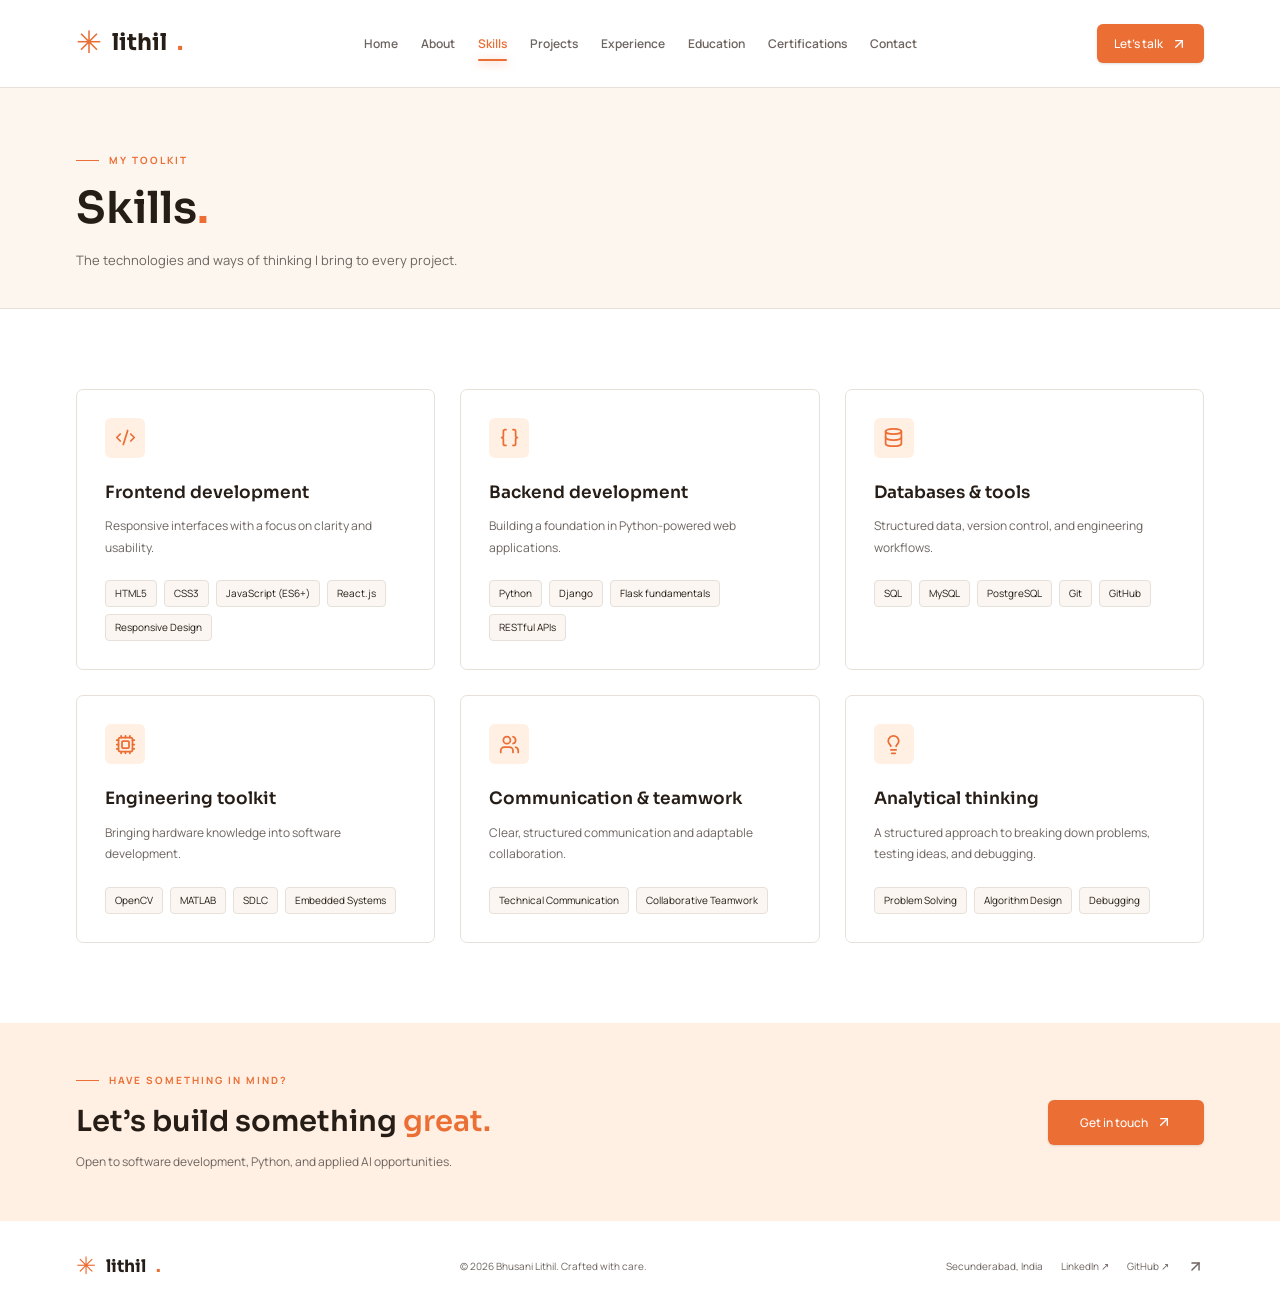
<file: lithil-portfolio-standalone/lithil-portfolio/skills.html>
<!DOCTYPE html>
<html lang="en"><head><meta charset="utf-8"/><meta content="width=device-width, initial-scale=1" name="viewport"/><title>Skills | Bhusani Lithil — Python, Web Development & AI</title><meta content="Bhusani Lithil" name="author"/><meta content="Explore Bhusani Lithil's technical skills in Python, frontend development, databases, applied AI, and embedded systems." name="description"/><meta content="Skills | Bhusani Lithil — Python, Web Development & AI" property="og:title"/><meta content="Explore Bhusani Lithil's technical skills in Python, frontend development, databases, applied AI, and embedded systems." property="og:description"/><meta content="website" property="og:type"/><meta content="summary_large_image" name="twitter:card"/><link href="styles.css" rel="stylesheet"/><link href="assets/favicon.png" rel="icon"/><script defer="" src="script.js"></script></head><body><header class="site-header"><div class="container-wide header-inner"><a class="wordmark" href="index.html"><span class="brand-symbol">✳</span> lithil<span class="text-primary">.</span></a><nav aria-label="Main navigation" class="desktop-nav"><a class="nav-link" href="index.html">Home</a><a class="nav-link" href="about.html">About</a><a aria-current="page" class="nav-link active" data-status="active" href="skills.html">Skills</a><a class="nav-link" href="projects.html">Projects</a><a class="nav-link" href="experience.html">Experience</a><a class="nav-link" href="education.html">Education</a><a class="nav-link" href="certification.html">Certifications</a><a class="nav-link" href="contact.html">Contact</a></nav><a class="inline-flex items-center justify-center gap-2 whitespace-nowrap rounded-md text-sm font-medium cursor-pointer transition-colors focus-visible:outline-none focus-visible:ring-1 focus-visible:ring-ring disabled:pointer-events-none disabled:opacity-50 disabled:cursor-not-allowed [&amp;_svg]:pointer-events-none [&amp;_svg]:size-4 [&amp;_svg]:shrink-0 bg-primary text-primary-foreground shadow hover:bg-primary/90 h-9 px-4 py-2 header-contact" href="contact.html">Let’s talk <svg aria-hidden="true" class="lucide lucide-arrow-up-right" fill="none" height="24" stroke="currentColor" stroke-linecap="round" stroke-linejoin="round" stroke-width="2" viewbox="0 0 24 24" width="24" xmlns="http://www.w3.org/2000/svg"><path d="M7 7h10v10"></path><path d="M7 17 17 7"></path></svg></a><button aria-controls="mobile-navigation" aria-expanded="false" aria-label="Open navigation" class="inline-flex items-center justify-center gap-2 whitespace-nowrap rounded-md text-sm font-medium cursor-pointer transition-colors focus-visible:outline-none focus-visible:ring-1 focus-visible:ring-ring disabled:pointer-events-none disabled:opacity-50 disabled:cursor-not-allowed [&amp;_svg]:pointer-events-none [&amp;_svg]:size-4 [&amp;_svg]:shrink-0 hover:bg-accent hover:text-accent-foreground h-9 w-9 mobile-menu-toggle"><svg aria-hidden="true" class="lucide lucide-menu" fill="none" height="24" stroke="currentColor" stroke-linecap="round" stroke-linejoin="round" stroke-width="2" viewbox="0 0 24 24" width="24" xmlns="http://www.w3.org/2000/svg"><path d="M4 5h16"></path><path d="M4 12h16"></path><path d="M4 19h16"></path></svg></button></div><nav aria-label="Mobile navigation" class="mobile-nav" hidden="" id="mobile-navigation"><a class="nav-link" href="index.html">Home</a><a class="nav-link" href="about.html">About</a><a aria-current="page" class="nav-link active" data-status="active" href="skills.html">Skills</a><a class="nav-link" href="projects.html">Projects</a><a class="nav-link" href="experience.html">Experience</a><a class="nav-link" href="education.html">Education</a><a class="nav-link" href="certification.html">Certifications</a><a class="nav-link" href="contact.html">Contact</a></nav></header><!--$--><main><section class="page-intro"><div class="container-wide reveal"><div class="section-eyebrow">My toolkit</div><h1 class="section-heading">Skills<span class="text-primary">.</span></h1><p class="section-subtitle">The technologies and ways of thinking I bring to every project.</p></div></section><section class="section container-wide page-content"><div class="skills-grid reveal"><article class="skill-group"><div class="skill-icon"><svg aria-hidden="true" class="lucide lucide-code-xml" fill="none" height="21" stroke="currentColor" stroke-linecap="round" stroke-linejoin="round" stroke-width="2" viewbox="0 0 24 24" width="21" xmlns="http://www.w3.org/2000/svg"><path d="m18 16 4-4-4-4"></path><path d="m6 8-4 4 4 4"></path><path d="m14.5 4-5 16"></path></svg></div><h3>Frontend development</h3><p>Responsive interfaces with a focus on clarity and usability.</p><div class="tags"><span class="tag">HTML5</span><span class="tag">CSS3</span><span class="tag">JavaScript (ES6+)</span><span class="tag">React.js</span><span class="tag">Responsive Design</span></div></article><article class="skill-group"><div class="skill-icon"><svg aria-hidden="true" class="lucide lucide-braces" fill="none" height="21" stroke="currentColor" stroke-linecap="round" stroke-linejoin="round" stroke-width="2" viewbox="0 0 24 24" width="21" xmlns="http://www.w3.org/2000/svg"><path d="M8 3H7a2 2 0 0 0-2 2v5a2 2 0 0 1-2 2 2 2 0 0 1 2 2v5c0 1.1.9 2 2 2h1"></path><path d="M16 21h1a2 2 0 0 0 2-2v-5c0-1.1.9-2 2-2a2 2 0 0 1-2-2V5a2 2 0 0 0-2-2h-1"></path></svg></div><h3>Backend development</h3><p>Building a foundation in Python-powered web applications.</p><div class="tags"><span class="tag">Python</span><span class="tag">Django</span><span class="tag">Flask fundamentals</span><span class="tag">RESTful APIs</span></div></article><article class="skill-group"><div class="skill-icon"><svg aria-hidden="true" class="lucide lucide-database" fill="none" height="21" stroke="currentColor" stroke-linecap="round" stroke-linejoin="round" stroke-width="2" viewbox="0 0 24 24" width="21" xmlns="http://www.w3.org/2000/svg"><ellipse cx="12" cy="5" rx="9" ry="3"></ellipse><path d="M3 5V19A9 3 0 0 0 21 19V5"></path><path d="M3 12A9 3 0 0 0 21 12"></path></svg></div><h3>Databases &amp; tools</h3><p>Structured data, version control, and engineering workflows.</p><div class="tags"><span class="tag">SQL</span><span class="tag">MySQL</span><span class="tag">PostgreSQL</span><span class="tag">Git</span><span class="tag">GitHub</span></div></article><article class="skill-group"><div class="skill-icon"><svg aria-hidden="true" class="lucide lucide-cpu" fill="none" height="21" stroke="currentColor" stroke-linecap="round" stroke-linejoin="round" stroke-width="2" viewbox="0 0 24 24" width="21" xmlns="http://www.w3.org/2000/svg"><path d="M12 20v2"></path><path d="M12 2v2"></path><path d="M17 20v2"></path><path d="M17 2v2"></path><path d="M2 12h2"></path><path d="M2 17h2"></path><path d="M2 7h2"></path><path d="M20 12h2"></path><path d="M20 17h2"></path><path d="M20 7h2"></path><path d="M7 20v2"></path><path d="M7 2v2"></path><rect height="16" rx="2" width="16" x="4" y="4"></rect><rect height="8" rx="1" width="8" x="8" y="8"></rect></svg></div><h3>Engineering toolkit</h3><p>Bringing hardware knowledge into software development.</p><div class="tags"><span class="tag">OpenCV</span><span class="tag">MATLAB</span><span class="tag">SDLC</span><span class="tag">Embedded Systems</span></div></article><article class="skill-group"><div class="skill-icon"><svg aria-hidden="true" class="lucide lucide-users" fill="none" height="21" stroke="currentColor" stroke-linecap="round" stroke-linejoin="round" stroke-width="2" viewbox="0 0 24 24" width="21" xmlns="http://www.w3.org/2000/svg"><path d="M16 21v-2a4 4 0 0 0-4-4H6a4 4 0 0 0-4 4v2"></path><path d="M16 3.128a4 4 0 0 1 0 7.744"></path><path d="M22 21v-2a4 4 0 0 0-3-3.87"></path><circle cx="9" cy="7" r="4"></circle></svg></div><h3>Communication &amp; teamwork</h3><p>Clear, structured communication and adaptable collaboration.</p><div class="tags"><span class="tag">Technical Communication</span><span class="tag">Collaborative Teamwork</span></div></article><article class="skill-group"><div class="skill-icon"><svg aria-hidden="true" class="lucide lucide-lightbulb" fill="none" height="21" stroke="currentColor" stroke-linecap="round" stroke-linejoin="round" stroke-width="2" viewbox="0 0 24 24" width="21" xmlns="http://www.w3.org/2000/svg"><path d="M15 14c.2-1 .7-1.7 1.5-2.5 1-.9 1.5-2.2 1.5-3.5A6 6 0 0 0 6 8c0 1 .2 2.2 1.5 3.5.7.7 1.3 1.5 1.5 2.5"></path><path d="M9 18h6"></path><path d="M10 22h4"></path></svg></div><h3>Analytical thinking</h3><p>A structured approach to breaking down problems, testing ideas, and debugging.</p><div class="tags"><span class="tag">Problem Solving</span><span class="tag">Algorithm Design</span><span class="tag">Debugging</span></div></article></div></section></main><!--/$--><section class="cta-band"><div class="container-wide cta-inner"><div><div class="section-eyebrow">Have something in mind?</div><h2>Let’s build something <span class="text-primary">great.</span></h2><p>Open to software development, Python, and applied AI opportunities.</p></div><a class="inline-flex items-center justify-center gap-2 whitespace-nowrap text-sm font-medium cursor-pointer transition-colors focus-visible:outline-none focus-visible:ring-1 focus-visible:ring-ring disabled:pointer-events-none disabled:opacity-50 disabled:cursor-not-allowed [&amp;_svg]:pointer-events-none [&amp;_svg]:size-4 [&amp;_svg]:shrink-0 bg-primary text-primary-foreground shadow hover:bg-primary/90 h-10 rounded-md px-8" href="contact.html">Get in touch <svg aria-hidden="true" class="lucide lucide-arrow-up-right" fill="none" height="24" stroke="currentColor" stroke-linecap="round" stroke-linejoin="round" stroke-width="2" viewbox="0 0 24 24" width="24" xmlns="http://www.w3.org/2000/svg"><path d="M7 7h10v10"></path><path d="M7 17 17 7"></path></svg></a></div></section><footer class="site-footer"><div class="container-wide footer-inner"><a class="wordmark" href="index.html"><span class="brand-symbol">✳</span> lithil<span class="text-primary">.</span></a><p>© 2026 Bhusani Lithil. Crafted with care.</p><div class="footer-right"><span>Secunderabad, India</span><a class="footer-social" href="https://www.linkedin.com/in/bhusani-lithil/" rel="noreferrer" target="_blank">LinkedIn ↗</a><a class="footer-social" href="https://github.com/LITHIL70" rel="noreferrer" target="_blank">GitHub ↗</a><a aria-label="Email Lithil" href="mailto:bhusanilithil111@gmail.com"><svg aria-hidden="true" class="lucide lucide-arrow-up-right" fill="none" height="17" stroke="currentColor" stroke-linecap="round" stroke-linejoin="round" stroke-width="2" viewbox="0 0 24 24" width="17" xmlns="http://www.w3.org/2000/svg"><path d="M7 7h10v10"></path><path d="M7 17 17 7"></path></svg></a></div></div></footer></body></html>
</file>
<file: lithil-portfolio-standalone/lithil-portfolio/styles.css>
@layer properties {
  @supports (((-webkit-hyphens: none)) and (not (margin-trim: inline))) or ((-moz-orient: inline) and (not (color: rgb(from red r g b)))) {
  *, ::before, ::after, ::backdrop { --tw-translate-x: 0; --tw-translate-y: 0; --tw-translate-z: 0; --tw-rotate-x: initial; --tw-rotate-y: initial; --tw-rotate-z: initial; --tw-skew-x: initial; --tw-skew-y: initial; --tw-space-y-reverse: 0; --tw-space-x-reverse: 0; --tw-border-style: solid; --tw-leading: initial; --tw-font-weight: initial; --tw-tracking: initial; --tw-ordinal: initial; --tw-slashed-zero: initial; --tw-numeric-figure: initial; --tw-numeric-spacing: initial; --tw-numeric-fraction: initial; --tw-shadow: 0 0 #0000; --tw-shadow-color: initial; --tw-shadow-alpha: 100%; --tw-inset-shadow: 0 0 #0000; --tw-inset-shadow-color: initial; --tw-inset-shadow-alpha: 100%; --tw-ring-color: initial; --tw-ring-shadow: 0 0 #0000; --tw-inset-ring-color: initial; --tw-inset-ring-shadow: 0 0 #0000; --tw-ring-inset: initial; --tw-ring-offset-width: 0px; --tw-ring-offset-color: #fff; --tw-ring-offset-shadow: 0 0 #0000; --tw-outline-style: solid; --tw-blur: initial; --tw-brightness: initial; --tw-contrast: initial; --tw-grayscale: initial; --tw-hue-rotate: initial; --tw-invert: initial; --tw-opacity: initial; --tw-saturate: initial; --tw-sepia: initial; --tw-drop-shadow: initial; --tw-drop-shadow-color: initial; --tw-drop-shadow-alpha: 100%; --tw-drop-shadow-size: initial; --tw-duration: initial; --tw-ease: initial; --tw-content: ""; --tw-animation-delay: 0s; --tw-animation-direction: normal; --tw-animation-duration: initial; --tw-animation-fill-mode: none; --tw-animation-iteration-count: 1; --tw-enter-blur: 0; --tw-enter-opacity: 1; --tw-enter-rotate: 0; --tw-enter-scale: 1; --tw-enter-translate-x: 0; --tw-enter-translate-y: 0; --tw-exit-blur: 0; --tw-exit-opacity: 1; --tw-exit-rotate: 0; --tw-exit-scale: 1; --tw-exit-translate-x: 0; --tw-exit-translate-y: 0; }
}
}
@layer theme {
  :root, :host { --font-mono: ui-monospace, SFMono-Regular, Menlo, Monaco, Consolas, "Liberation Mono",
      "Courier New", monospace; --color-black: #000; --spacing: .25rem; --container-sm: 24rem; --container-md: 28rem; --container-lg: 32rem; --text-xs: .75rem; --text-xs--line-height: calc(1 / .75); --text-sm: .875rem; --text-sm--line-height: calc(1.25 / .875); --text-base: 1rem; --text-base--line-height: calc(1.5 / 1); --text-lg: 1.125rem; --text-lg--line-height: calc(1.75 / 1.125); --text-xl: 1.25rem; --text-xl--line-height: calc(1.75 / 1.25); --text-7xl: 4.5rem; --text-7xl--line-height: 1; --font-weight-normal: 400; --font-weight-medium: 500; --font-weight-semibold: 600; --font-weight-bold: 700; --tracking-tight: -.025em; --tracking-widest: .1em; --leading-relaxed: 1.625; --radius-sm: .25rem; --radius-xl: .75rem; --ease-in-out: cubic-bezier(.4, 0, .2, 1); --animate-pulse: pulse 2s cubic-bezier(.4, 0, .6, 1) infinite; --aspect-video: 16 / 9; --default-transition-duration: .15s; --default-transition-timing-function: cubic-bezier(.4, 0, .2, 1); --default-font-family: var(--font-body); --default-mono-font-family: var(--font-mono); --color-background: var(--background); --color-foreground: var(--foreground); --color-border: var(--border); }
}
@layer base {
  *, ::after, ::before, ::backdrop { box-sizing: border-box; border: 0px solid; margin: 0px; padding: 0px; }
  ::file-selector-button { box-sizing: border-box; border: 0px solid; margin: 0px; padding: 0px; }
  html, :host { text-size-adjust: 100%; tab-size: 4; line-height: 1.5; font-family: var(--default-font-family, -apple-system, BlinkMacSystemFont, "Segoe UI", Roboto, "Helvetica Neue", "Noto Sans", Arial, sans-serif, "Apple Color Emoji", "Segoe UI Emoji", "Segoe UI Symbol", "Noto Color Emoji"); font-feature-settings: var(--default-font-feature-settings, normal); font-variation-settings: var(--default-font-variation-settings, normal); -webkit-tap-highlight-color: transparent; }
  hr { height: 0px; color: inherit; border-top-width: 1px; }
  abbr:where([title]) { text-decoration: underline dotted; }
  h1, h2, h3, h4, h5, h6 { font-size: inherit; font-weight: inherit; }
  a { color: inherit; text-decoration: inherit; }
  b, strong { font-weight: bolder; }
  code, kbd, samp, pre { font-family: var(--default-mono-font-family, ui-monospace, SFMono-Regular, Menlo, Monaco, Consolas, "Liberation Mono", "Courier New", monospace); font-feature-settings: var(--default-mono-font-feature-settings, normal); font-variation-settings: var(--default-mono-font-variation-settings, normal); font-size: 1em; }
  small { font-size: 80%; }
  sub, sup { vertical-align: baseline; font-size: 75%; line-height: 0; position: relative; }
  sub { bottom: -0.25em; }
  sup { top: -0.5em; }
  table { text-indent: 0px; border-color: inherit; border-collapse: collapse; }
  progress { vertical-align: baseline; }
  summary { display: list-item; }
  ol, ul, menu { list-style: none; }
  img, svg, video, canvas, audio, iframe, embed, object { vertical-align: middle; display: block; }
  img, video { max-width: 100%; height: auto; }
  button, input, select, optgroup, textarea { font: inherit; letter-spacing: inherit; color: inherit; opacity: 1; background-color: rgba(0, 0, 0, 0); border-radius: 0px; }
  ::file-selector-button { font: inherit; letter-spacing: inherit; color: inherit; opacity: 1; background-color: rgba(0, 0, 0, 0); border-radius: 0px; }
  :where(select:is([multiple], [size])) optgroup { font-weight: bolder; }
  :where(select:is([multiple], [size])) optgroup option { padding-inline-start: 20px; }
  ::file-selector-button { margin-inline-end: 4px; }
  ::placeholder { opacity: 1; }
  @supports (not ((-webkit-appearance: -apple-pay-button))) or (contain-intrinsic-size: 1px) {
  ::placeholder { color: currentcolor; }
  @supports (color: color-mix(in lab, red, red)) {
  ::placeholder { color: color-mix(in oklab, currentcolor, transparent); }
}
}
  textarea { resize: vertical; }
  ::-webkit-search-decoration { appearance: none; }
  ::-webkit-date-and-time-value { min-height: 1lh; text-align: inherit; }
  ::-webkit-datetime-edit { display: inline-flex; }
  ::-webkit-datetime-edit-fields-wrapper { padding: 0px; }
  ::-webkit-datetime-edit { padding-block: 0px; }
  ::-webkit-datetime-edit-year-field { padding-block: 0px; }
  ::-webkit-datetime-edit-month-field { padding-block: 0px; }
  ::-webkit-datetime-edit-day-field { padding-block: 0px; }
  ::-webkit-datetime-edit-hour-field { padding-block: 0px; }
  ::-webkit-datetime-edit-minute-field { padding-block: 0px; }
  ::-webkit-datetime-edit-second-field { padding-block: 0px; }
  ::-webkit-datetime-edit-millisecond-field { padding-block: 0px; }
  ::-webkit-datetime-edit-meridiem-field { padding-block: 0px; }
  ::-webkit-calendar-picker-indicator { line-height: 1; }
  button, input:where([type="button"], [type="reset"], [type="submit"]) { appearance: button; }
  ::file-selector-button { appearance: button; }
  ::-webkit-inner-spin-button { height: auto; }
  ::-webkit-outer-spin-button { height: auto; }
  [hidden]:where(:not([hidden="until-found"])) { display: none !important; }
  * { border-color: var(--border); }
  body { background: var(--background); color: var(--foreground); font-family: var(--font-body); -webkit-font-smoothing: antialiased; margin: 0px; }
  h1, h2, h3 { font-family: var(--font-heading); letter-spacing: 0px; font-weight: 600; }
  a, button { -webkit-tap-highlight-color: transparent; }
  ::selection { background: var(--orange-soft); }
}
@layer components;
@layer utilities {
  .pointer-events-none { pointer-events: none; }
  .invisible { visibility: hidden; }
  .sr-only { clip-path: inset(50%); white-space: nowrap; border-width: 0px; width: 1px; height: 1px; margin: -1px; padding: 0px; position: absolute; overflow: hidden; }
  .absolute { position: absolute; }
  .fixed { position: fixed; }
  .relative { position: relative; }
  .inset-0 { inset: 0px; }
  .inset-x-0 { inset-inline: 0px; }
  .inset-y-0 { inset-block: 0px; }
  .-top-12 { top: calc(var(--spacing) * -12); }
  .top-0 { top: 0px; }
  .top-1\.5 { top: calc(var(--spacing) * 1.5); }
  .top-1\/2 { top: 50%; }
  .top-3\.5 { top: calc(var(--spacing) * 3.5); }
  .top-4 { top: calc(var(--spacing) * 4); }
  .top-\[1px\] { top: 1px; }
  .top-\[50\%\] { top: 50%; }
  .top-\[60\%\] { top: 60%; }
  .top-full { top: 100%; }
  .-right-12 { right: calc(var(--spacing) * -12); }
  .right-0 { right: 0px; }
  .right-1 { right: var(--spacing); }
  .right-2 { right: calc(var(--spacing) * 2); }
  .right-3 { right: calc(var(--spacing) * 3); }
  .right-4 { right: calc(var(--spacing) * 4); }
  .-bottom-12 { bottom: calc(var(--spacing) * -12); }
  .bottom-0 { bottom: 0px; }
  .-left-12 { left: calc(var(--spacing) * -12); }
  .left-0 { left: 0px; }
  .left-1\/2 { left: 50%; }
  .left-2 { left: calc(var(--spacing) * 2); }
  .left-\[50\%\] { left: 50%; }
  .z-10 { z-index: 10; }
  .z-20 { z-index: 20; }
  .z-50 { z-index: 50; }
  .z-\[1\] { z-index: 1; }
  .-mx-1 { margin-inline: calc(var(--spacing) * -1); }
  .mx-2 { margin-inline: calc(var(--spacing) * 2); }
  .mx-3\.5 { margin-inline: calc(var(--spacing) * 3.5); }
  .mx-auto { margin-inline: auto; }
  .my-0\.5 { margin-block: calc(var(--spacing) * .5); }
  .my-1 { margin-block: var(--spacing); }
  .\!mt-5 { margin-top: calc(var(--spacing) * 5) !important; }
  .-mt-4 { margin-top: calc(var(--spacing) * -4); }
  .mt-1\.5 { margin-top: calc(var(--spacing) * 1.5); }
  .mt-2 { margin-top: calc(var(--spacing) * 2); }
  .mt-4 { margin-top: calc(var(--spacing) * 4); }
  .mt-5 { margin-top: calc(var(--spacing) * 5); }
  .mt-6 { margin-top: calc(var(--spacing) * 6); }
  .mt-7 { margin-top: calc(var(--spacing) * 7); }
  .mt-8 { margin-top: calc(var(--spacing) * 8); }
  .mt-9 { margin-top: calc(var(--spacing) * 9); }
  .mt-24 { margin-top: calc(var(--spacing) * 24); }
  .mt-auto { margin-top: auto; }
  .mr-2 { margin-right: calc(var(--spacing) * 2); }
  .mb-1 { margin-bottom: var(--spacing); }
  .-ml-4 { margin-left: calc(var(--spacing) * -4); }
  .ml-1 { margin-left: var(--spacing); }
  .ml-auto { margin-left: auto; }
  .block { display: block; }
  .flex { display: flex; }
  .grid { display: grid; }
  .hidden { display: none; }
  .inline-flex { display: inline-flex; }
  .table { display: table; }
  .aspect-square { aspect-ratio: 1 / 1; }
  .aspect-video { aspect-ratio: var(--aspect-video); }
  .size-\(--cell-size\) { width: var(--cell-size); height: var(--cell-size); }
  .size-4 { width: calc(var(--spacing) * 4); height: calc(var(--spacing) * 4); }
  .h-\(--cell-size\) { height: var(--cell-size); }
  .h-1\.5 { height: calc(var(--spacing) * 1.5); }
  .h-2 { height: calc(var(--spacing) * 2); }
  .h-2\.5 { height: calc(var(--spacing) * 2.5); }
  .h-3 { height: calc(var(--spacing) * 3); }
  .h-3\.5 { height: calc(var(--spacing) * 3.5); }
  .h-4 { height: calc(var(--spacing) * 4); }
  .h-5 { height: calc(var(--spacing) * 5); }
  .h-7 { height: calc(var(--spacing) * 7); }
  .h-8 { height: calc(var(--spacing) * 8); }
  .h-9 { height: calc(var(--spacing) * 9); }
  .h-10 { height: calc(var(--spacing) * 10); }
  .h-12 { height: calc(var(--spacing) * 12); }
  .h-\[1px\] { height: 1px; }
  .h-\[var\(--radix-navigation-menu-viewport-height\)\] { height: var(--radix-navigation-menu-viewport-height); }
  .h-\[var\(--radix-select-trigger-height\)\] { height: var(--radix-select-trigger-height); }
  .h-auto { height: auto; }
  .h-full { height: 100%; }
  .h-px { height: 1px; }
  .h-svh { height: 100svh; }
  .max-h-\(--radix-context-menu-content-available-height\) { max-height: var(--radix-context-menu-content-available-height); }
  .max-h-\(--radix-select-content-available-height\) { max-height: var(--radix-select-content-available-height); }
  .max-h-\[300px\] { max-height: 300px; }
  .max-h-\[var\(--radix-dropdown-menu-content-available-height\)\] { max-height: var(--radix-dropdown-menu-content-available-height); }
  .min-h-0 { min-height: 0px; }
  .min-h-\[60px\] { min-height: 60px; }
  .min-h-screen { min-height: 100vh; }
  .min-h-svh { min-height: 100svh; }
  .w-\(--cell-size\) { width: var(--cell-size); }
  .w-\(--sidebar-width\) { width: var(--sidebar-width); }
  .w-0 { width: 0px; }
  .w-1 { width: var(--spacing); }
  .w-2 { width: calc(var(--spacing) * 2); }
  .w-2\.5 { width: calc(var(--spacing) * 2.5); }
  .w-3 { width: calc(var(--spacing) * 3); }
  .w-3\.5 { width: calc(var(--spacing) * 3.5); }
  .w-3\/4 { width: 75%; }
  .w-4 { width: calc(var(--spacing) * 4); }
  .w-5 { width: calc(var(--spacing) * 5); }
  .w-7 { width: calc(var(--spacing) * 7); }
  .w-8 { width: calc(var(--spacing) * 8); }
  .w-9 { width: calc(var(--spacing) * 9); }
  .w-10 { width: calc(var(--spacing) * 10); }
  .w-64 { width: calc(var(--spacing) * 64); }
  .w-72 { width: calc(var(--spacing) * 72); }
  .w-\[1px\] { width: 1px; }
  .w-\[100px\] { width: 100px; }
  .w-auto { width: auto; }
  .w-fit { width: fit-content; }
  .w-full { width: 100%; }
  .w-max { width: max-content; }
  .w-px { width: 1px; }
  .max-w-\(--skeleton-width\) { max-width: var(--skeleton-width); }
  .max-w-lg { max-width: var(--container-lg); }
  .max-w-max { max-width: max-content; }
  .max-w-md { max-width: var(--container-md); }
  .min-w-\(--cell-size\) { min-width: var(--cell-size); }
  .min-w-0 { min-width: 0px; }
  .min-w-5 { min-width: calc(var(--spacing) * 5); }
  .min-w-8 { min-width: calc(var(--spacing) * 8); }
  .min-w-9 { min-width: calc(var(--spacing) * 9); }
  .min-w-10 { min-width: calc(var(--spacing) * 10); }
  .min-w-\[8rem\] { min-width: 8rem; }
  .min-w-\[12rem\] { min-width: 12rem; }
  .min-w-\[var\(--radix-select-trigger-width\)\] { min-width: var(--radix-select-trigger-width); }
  .flex-1 { flex: 1 1 0%; }
  .shrink-0 { flex-shrink: 0; }
  .grow { flex-grow: 1; }
  .grow-0 { flex-grow: 0; }
  .basis-full { flex-basis: 100%; }
  .caption-bottom { caption-side: bottom; }
  .border-collapse { border-collapse: collapse; }
  .origin-\(--radix-context-menu-content-transform-origin\) { transform-origin: var(--radix-context-menu-content-transform-origin); }
  .origin-\(--radix-dropdown-menu-content-transform-origin\) { transform-origin: var(--radix-dropdown-menu-content-transform-origin); }
  .origin-\(--radix-hover-card-content-transform-origin\) { transform-origin: var(--radix-hover-card-content-transform-origin); }
  .origin-\(--radix-menubar-content-transform-origin\) { transform-origin: var(--radix-menubar-content-transform-origin); }
  .origin-\(--radix-popover-content-transform-origin\) { transform-origin: var(--radix-popover-content-transform-origin); }
  .origin-\(--radix-select-content-transform-origin\) { transform-origin: var(--radix-select-content-transform-origin); }
  .origin-\(--radix-tooltip-content-transform-origin\) { transform-origin: var(--radix-tooltip-content-transform-origin); }
  .-translate-x-1\/2 { --tw-translate-x: calc(calc(1 / 2 * 100%) * -1); translate: var(--tw-translate-x) var(--tw-translate-y); }
  .-translate-x-px { --tw-translate-x: -1px; translate: var(--tw-translate-x) var(--tw-translate-y); }
  .translate-x-\[-50\%\] { --tw-translate-x: -50%; translate: var(--tw-translate-x) var(--tw-translate-y); }
  .translate-x-px { --tw-translate-x: 1px; translate: var(--tw-translate-x) var(--tw-translate-y); }
  .-translate-y-1\/2 { --tw-translate-y: calc(calc(1 / 2 * 100%) * -1); translate: var(--tw-translate-x) var(--tw-translate-y); }
  .translate-y-\[-50\%\] { --tw-translate-y: -50%; translate: var(--tw-translate-x) var(--tw-translate-y); }
  .rotate-45 { rotate: 45deg; }
  .rotate-90 { rotate: 90deg; }
  .transform { transform: var(--tw-rotate-x, ) var(--tw-rotate-y, ) var(--tw-rotate-z, ) var(--tw-skew-x, ) var(--tw-skew-y, ); }
  .animate-caret-blink { animation: 1.25s ease-out 0s infinite normal none running caret-blink; }
  .animate-in { animation: enter var(--tw-animation-duration, var(--tw-duration, .15s))var(--tw-ease, ease)var(--tw-animation-delay, 0s)var(--tw-animation-iteration-count, 1)var(--tw-animation-direction, normal)var(--tw-animation-fill-mode, none); }
  .animate-pulse { animation: var(--animate-pulse); }
  .cursor-default { cursor: default; }
  .cursor-pointer { cursor: pointer; }
  .touch-none { touch-action: none; }
  .list-none { list-style-type: none; }
  .flex-col { flex-direction: column; }
  .flex-col-reverse { flex-direction: column-reverse; }
  .flex-row { flex-direction: row; }
  .flex-wrap { flex-wrap: wrap; }
  .place-content-center { place-content: center; }
  .items-center { align-items: center; }
  .items-end { align-items: flex-end; }
  .items-start { align-items: flex-start; }
  .items-stretch { align-items: stretch; }
  .justify-between { justify-content: space-between; }
  .justify-center { justify-content: center; }
  .gap-1 { gap: var(--spacing); }
  .gap-1\.5 { gap: calc(var(--spacing) * 1.5); }
  .gap-2 { gap: calc(var(--spacing) * 2); }
  .gap-4 { gap: calc(var(--spacing) * 4); }
  :where(.space-y-1\.5 > :not(:last-child)) { --tw-space-y-reverse: 0; margin-block-start: calc(calc(var(--spacing) * 1.5) * var(--tw-space-y-reverse)); margin-block-end: calc(calc(var(--spacing) * 1.5) * calc(1 - var(--tw-space-y-reverse))); }
  :where(.space-y-2 > :not(:last-child)) { --tw-space-y-reverse: 0; margin-block-start: calc(calc(var(--spacing) * 2) * var(--tw-space-y-reverse)); margin-block-end: calc(calc(var(--spacing) * 2) * calc(1 - var(--tw-space-y-reverse))); }
  :where(.space-x-1 > :not(:last-child)) { --tw-space-x-reverse: 0; margin-inline-start: calc(var(--spacing) * var(--tw-space-x-reverse)); margin-inline-end: calc(var(--spacing) * calc(1 - var(--tw-space-x-reverse))); }
  .overflow-auto { overflow: auto; }
  .overflow-hidden { overflow: hidden; }
  .overflow-x-hidden { overflow-x: hidden; }
  .overflow-y-auto { overflow-y: auto; }
  .rounded-\[2px\] { border-radius: 2px; }
  .rounded-\[inherit\] { border-radius: inherit; }
  .rounded-full { border-radius: 3.40282e+38px; }
  .rounded-lg { border-radius: 0.5rem; }
  .rounded-md { border-radius: 0.375rem; }
  .rounded-none { border-radius: 0px; }
  .rounded-sm { border-radius: var(--radius-sm); }
  .rounded-xl { border-radius: var(--radius-xl); }
  .rounded-t-\[10px\] { border-top-left-radius: 10px; border-top-right-radius: 10px; }
  .rounded-l-md { border-top-left-radius: 0.375rem; border-bottom-left-radius: 0.375rem; }
  .rounded-tl-sm { border-top-left-radius: var(--radius-sm); }
  .rounded-r-md { border-top-right-radius: 0.375rem; border-bottom-right-radius: 0.375rem; }
  .border { border-style: var(--tw-border-style); border-width: 1px; }
  .border-2 { border-style: var(--tw-border-style); border-width: 2px; }
  .border-\[1\.5px\] { border-style: var(--tw-border-style); border-width: 1.5px; }
  .border-y { border-block-style: var(--tw-border-style); border-block-width: 1px; }
  .border-t { border-top-style: var(--tw-border-style); border-top-width: 1px; }
  .border-r { border-right-style: var(--tw-border-style); border-right-width: 1px; }
  .border-b { border-bottom-style: var(--tw-border-style); border-bottom-width: 1px; }
  .border-l { border-left-style: var(--tw-border-style); border-left-width: 1px; }
  .border-dashed { --tw-border-style: dashed; border-style: dashed; }
  .border-\(--color-border\) { border-color: var(--color-border); }
  .border-border\/50 { border-color: var(--border); }
  @supports (color: color-mix(in lab, red, red)) {
  .border-border\/50 { border-color: color-mix(in oklab, var(--border) 50%, transparent); }
}
  .border-destructive\/50 { border-color: var(--destructive); }
  @supports (color: color-mix(in lab, red, red)) {
  .border-destructive\/50 { border-color: color-mix(in oklab, var(--destructive) 50%, transparent); }
}
  .border-input { border-color: var(--input); }
  .border-primary { border-color: var(--primary); }
  .border-primary\/50 { border-color: var(--primary); }
  @supports (color: color-mix(in lab, red, red)) {
  .border-primary\/50 { border-color: color-mix(in oklab, var(--primary) 50%, transparent); }
}
  .border-transparent { border-color: rgba(0, 0, 0, 0); }
  .border-t-transparent { border-top-color: rgba(0, 0, 0, 0); }
  .border-l-transparent { border-left-color: rgba(0, 0, 0, 0); }
  .bg-\(--color-bg\) { background-color: var(--color-bg); }
  .bg-accent { background-color: var(--accent); }
  .bg-background { background-color: var(--background); }
  .bg-black\/80 { background-color: rgba(0, 0, 0, 0.8); }
  @supports (color: color-mix(in lab, red, red)) {
  .bg-black\/80 { background-color: color-mix(in oklab, var(--color-black) 80%, transparent); }
}
  .bg-border { background-color: var(--border); }
  .bg-card { background-color: var(--card); }
  .bg-destructive { background-color: var(--destructive); }
  .bg-foreground { background-color: var(--foreground); }
  .bg-muted { background-color: var(--muted); }
  .bg-muted\/50 { background-color: var(--muted); }
  @supports (color: color-mix(in lab, red, red)) {
  .bg-muted\/50 { background-color: color-mix(in oklab, var(--muted) 50%, transparent); }
}
  .bg-popover { background-color: var(--popover); }
  .bg-primary { background-color: var(--primary); }
  .bg-primary\/10 { background-color: var(--primary); }
  @supports (color: color-mix(in lab, red, red)) {
  .bg-primary\/10 { background-color: color-mix(in oklab, var(--primary) 10%, transparent); }
}
  .bg-primary\/20 { background-color: var(--primary); }
  @supports (color: color-mix(in lab, red, red)) {
  .bg-primary\/20 { background-color: color-mix(in oklab, var(--primary) 20%, transparent); }
}
  .bg-secondary { background-color: var(--secondary); }
  .bg-transparent { background-color: rgba(0, 0, 0, 0); }
  .fill-current { fill: currentcolor; }
  .fill-primary { fill: var(--primary); }
  .p-0 { padding: 0px; }
  .p-1 { padding: var(--spacing); }
  .p-2 { padding: calc(var(--spacing) * 2); }
  .p-3 { padding: calc(var(--spacing) * 3); }
  .p-4 { padding: calc(var(--spacing) * 4); }
  .p-6 { padding: calc(var(--spacing) * 6); }
  .p-\[1px\] { padding: 1px; }
  .px-\(--cell-size\) { padding-inline: var(--cell-size); }
  .px-1 { padding-inline: var(--spacing); }
  .px-1\.5 { padding-inline: calc(var(--spacing) * 1.5); }
  .px-2 { padding-inline: calc(var(--spacing) * 2); }
  .px-2\.5 { padding-inline: calc(var(--spacing) * 2.5); }
  .px-3 { padding-inline: calc(var(--spacing) * 3); }
  .px-4 { padding-inline: calc(var(--spacing) * 4); }
  .px-8 { padding-inline: calc(var(--spacing) * 8); }
  .py-0\.5 { padding-block: calc(var(--spacing) * .5); }
  .py-1 { padding-block: var(--spacing); }
  .py-1\.5 { padding-block: calc(var(--spacing) * 1.5); }
  .py-2 { padding-block: calc(var(--spacing) * 2); }
  .py-3 { padding-block: calc(var(--spacing) * 3); }
  .py-4 { padding-block: calc(var(--spacing) * 4); }
  .py-6 { padding-block: calc(var(--spacing) * 6); }
  .pt-0 { padding-top: 0px; }
  .pt-3 { padding-top: calc(var(--spacing) * 3); }
  .pt-4 { padding-top: calc(var(--spacing) * 4); }
  .pr-1 { padding-right: var(--spacing); }
  .pr-2 { padding-right: calc(var(--spacing) * 2); }
  .pr-2\.5 { padding-right: calc(var(--spacing) * 2.5); }
  .pr-8 { padding-right: calc(var(--spacing) * 8); }
  .pb-3 { padding-bottom: calc(var(--spacing) * 3); }
  .pb-4 { padding-bottom: calc(var(--spacing) * 4); }
  .pl-2 { padding-left: calc(var(--spacing) * 2); }
  .pl-2\.5 { padding-left: calc(var(--spacing) * 2.5); }
  .pl-4 { padding-left: calc(var(--spacing) * 4); }
  .pl-8 { padding-left: calc(var(--spacing) * 8); }
  .text-center { text-align: center; }
  .text-left { text-align: left; }
  .align-middle { vertical-align: middle; }
  .font-mono { font-family: var(--font-mono); }
  .text-7xl { font-size: var(--text-7xl); line-height: var(--tw-leading, var(--text-7xl--line-height)); }
  .text-base { font-size: var(--text-base); line-height: var(--tw-leading, var(--text-base--line-height)); }
  .text-lg { font-size: var(--text-lg); line-height: var(--tw-leading, var(--text-lg--line-height)); }
  .text-sm { font-size: var(--text-sm); line-height: var(--tw-leading, var(--text-sm--line-height)); }
  .text-xl { font-size: var(--text-xl); line-height: var(--tw-leading, var(--text-xl--line-height)); }
  .text-xs { font-size: var(--text-xs); line-height: var(--tw-leading, var(--text-xs--line-height)); }
  .text-\[0\.8rem\] { font-size: 0.8rem; }
  .text-\[8px\] { font-size: 8px; }
  .leading-none { --tw-leading: 1; line-height: 1; }
  .font-bold { --tw-font-weight: var(--font-weight-bold); font-weight: var(--font-weight-bold); }
  .font-medium { --tw-font-weight: var(--font-weight-medium); font-weight: var(--font-weight-medium); }
  .font-normal { --tw-font-weight: var(--font-weight-normal); font-weight: var(--font-weight-normal); }
  .font-semibold { --tw-font-weight: var(--font-weight-semibold); font-weight: var(--font-weight-semibold); }
  .tracking-tight { --tw-tracking: var(--tracking-tight); letter-spacing: var(--tracking-tight); }
  .tracking-widest { --tw-tracking: var(--tracking-widest); letter-spacing: var(--tracking-widest); }
  .break-words { overflow-wrap: break-word; }
  .whitespace-nowrap { white-space: nowrap; }
  .text-accent-foreground { color: var(--accent-foreground); }
  .text-card-foreground { color: var(--card-foreground); }
  .text-current { color: currentcolor; }
  .text-destructive { color: var(--destructive); }
  .text-destructive-foreground { color: var(--destructive-foreground); }
  .text-foreground { color: var(--foreground); }
  .text-muted-foreground { color: var(--muted-foreground); }
  .text-popover-foreground { color: var(--popover-foreground); }
  .text-primary { color: var(--primary); }
  .text-primary-foreground { color: var(--primary-foreground); }
  .text-secondary-foreground { color: var(--secondary-foreground); }
  .tabular-nums { --tw-numeric-spacing: tabular-nums; font-variant-numeric: var(--tw-ordinal, ) var(--tw-slashed-zero, ) var(--tw-numeric-figure, ) var(--tw-numeric-spacing, ) var(--tw-numeric-fraction, ); }
  .underline-offset-4 { text-underline-offset: 4px; }
  .opacity-0 { opacity: 0; }
  .opacity-50 { opacity: 0.5; }
  .opacity-60 { opacity: 0.6; }
  .opacity-70 { opacity: 0.7; }
  .shadow { --tw-shadow: 0 1px 3px 0 var(--tw-shadow-color, #0000001a), 0 1px 2px -1px var(--tw-shadow-color, #0000001a); box-shadow: var(--tw-inset-shadow), var(--tw-inset-ring-shadow), var(--tw-ring-offset-shadow), var(--tw-ring-shadow), var(--tw-shadow); }
  .shadow-\[0_0_0_1px_var\(--sidebar-border\)\] { --tw-shadow: 0 0 0 1px var(--tw-shadow-color, var(--sidebar-border)); box-shadow: var(--tw-inset-shadow), var(--tw-inset-ring-shadow), var(--tw-ring-offset-shadow), var(--tw-ring-shadow), var(--tw-shadow); }
  .shadow-lg { --tw-shadow: 0 10px 15px -3px var(--tw-shadow-color, #0000001a), 0 4px 6px -4px var(--tw-shadow-color, #0000001a); box-shadow: var(--tw-inset-shadow), var(--tw-inset-ring-shadow), var(--tw-ring-offset-shadow), var(--tw-ring-shadow), var(--tw-shadow); }
  .shadow-md { --tw-shadow: 0 4px 6px -1px var(--tw-shadow-color, #0000001a), 0 2px 4px -2px var(--tw-shadow-color, #0000001a); box-shadow: var(--tw-inset-shadow), var(--tw-inset-ring-shadow), var(--tw-ring-offset-shadow), var(--tw-ring-shadow), var(--tw-shadow); }
  .shadow-none { --tw-shadow: 0 0 #0000; box-shadow: var(--tw-inset-shadow), var(--tw-inset-ring-shadow), var(--tw-ring-offset-shadow), var(--tw-ring-shadow), var(--tw-shadow); }
  .shadow-sm { --tw-shadow: 0 1px 3px 0 var(--tw-shadow-color, #0000001a), 0 1px 2px -1px var(--tw-shadow-color, #0000001a); box-shadow: var(--tw-inset-shadow), var(--tw-inset-ring-shadow), var(--tw-ring-offset-shadow), var(--tw-ring-shadow), var(--tw-shadow); }
  .shadow-xl { --tw-shadow: 0 20px 25px -5px var(--tw-shadow-color, #0000001a), 0 8px 10px -6px var(--tw-shadow-color, #0000001a); box-shadow: var(--tw-inset-shadow), var(--tw-inset-ring-shadow), var(--tw-ring-offset-shadow), var(--tw-ring-shadow), var(--tw-shadow); }
  .shadow-xs { --tw-shadow: 0 1px 2px 0 var(--tw-shadow-color, #0000000d); box-shadow: var(--tw-inset-shadow), var(--tw-inset-ring-shadow), var(--tw-ring-offset-shadow), var(--tw-ring-shadow), var(--tw-shadow); }
  .ring-0 { --tw-ring-shadow: var(--tw-ring-inset, ) 0 0 0 calc(0px + var(--tw-ring-offset-width)) var(--tw-ring-color, currentcolor); box-shadow: var(--tw-inset-shadow), var(--tw-inset-ring-shadow), var(--tw-ring-offset-shadow), var(--tw-ring-shadow), var(--tw-shadow); }
  .ring-1 { --tw-ring-shadow: var(--tw-ring-inset, ) 0 0 0 calc(1px + var(--tw-ring-offset-width)) var(--tw-ring-color, currentcolor); box-shadow: var(--tw-inset-shadow), var(--tw-inset-ring-shadow), var(--tw-ring-offset-shadow), var(--tw-ring-shadow), var(--tw-shadow); }
  .ring-ring { --tw-ring-color: var(--ring); }
  .ring-offset-background { --tw-ring-offset-color: var(--background); }
  .outline { outline-style: var(--tw-outline-style); outline-width: 1px; }
  .filter { filter: var(--tw-blur, ) var(--tw-brightness, ) var(--tw-contrast, ) var(--tw-grayscale, ) var(--tw-hue-rotate, ) var(--tw-invert, ) var(--tw-saturate, ) var(--tw-sepia, ) var(--tw-drop-shadow, ); }
  .transition { transition-property: color, background-color, border-color, outline-color, text-decoration-color, fill, stroke, --tw-gradient-from, --tw-gradient-via, --tw-gradient-to, opacity, box-shadow, transform, translate, scale, rotate, filter, -webkit-backdrop-filter, backdrop-filter, display, content-visibility, overlay, pointer-events; transition-timing-function: var(--tw-ease, var(--default-transition-timing-function)); transition-duration: var(--tw-duration, var(--default-transition-duration)); }
  .transition-\[left\,right\,width\] { transition-property: left, right, width; transition-timing-function: var(--tw-ease, var(--default-transition-timing-function)); transition-duration: var(--tw-duration, var(--default-transition-duration)); }
  .transition-\[margin\,opacity\] { transition-property: margin, opacity; transition-timing-function: var(--tw-ease, var(--default-transition-timing-function)); transition-duration: var(--tw-duration, var(--default-transition-duration)); }
  .transition-\[width\,height\,padding\] { transition-property: width, height, padding; transition-timing-function: var(--tw-ease, var(--default-transition-timing-function)); transition-duration: var(--tw-duration, var(--default-transition-duration)); }
  .transition-\[width\] { transition-property: width; transition-timing-function: var(--tw-ease, var(--default-transition-timing-function)); transition-duration: var(--tw-duration, var(--default-transition-duration)); }
  .transition-all { transition-property: all; transition-timing-function: var(--tw-ease, var(--default-transition-timing-function)); transition-duration: var(--tw-duration, var(--default-transition-duration)); }
  .transition-colors { transition-property: color, background-color, border-color, outline-color, text-decoration-color, fill, stroke, --tw-gradient-from, --tw-gradient-via, --tw-gradient-to; transition-timing-function: var(--tw-ease, var(--default-transition-timing-function)); transition-duration: var(--tw-duration, var(--default-transition-duration)); }
  .transition-opacity { transition-property: opacity; transition-timing-function: var(--tw-ease, var(--default-transition-timing-function)); transition-duration: var(--tw-duration, var(--default-transition-duration)); }
  .transition-transform { transition-property: transform, translate, scale, rotate; transition-timing-function: var(--tw-ease, var(--default-transition-timing-function)); transition-duration: var(--tw-duration, var(--default-transition-duration)); }
  .duration-200 { --tw-duration: .2s; transition-duration: 0.2s; }
  .duration-300 { --tw-duration: .3s; transition-duration: 0.3s; }
  .duration-1000 { --tw-duration: 1s; transition-duration: 1s; }
  .ease-in-out { --tw-ease: var(--ease-in-out); transition-timing-function: var(--ease-in-out); }
  .ease-linear { --tw-ease: linear; transition-timing-function: linear; }
  .fade-in-0 { --tw-enter-opacity: 0; }
  .outline-none { --tw-outline-style: none; outline-style: none; }
  .select-none { user-select: none; }
  .zoom-in-95 { --tw-enter-scale: .95; }
  .\[--cell-size\:2rem\] { --cell-size: 2rem; }
  .running { animation-play-state: running; }
  .group-focus-within\/menu-item\:opacity-100:is(:where(.group\/menu-item):focus-within *) { opacity: 1; }
  @media (hover: hover) {
  .group-hover\/menu-item\:opacity-100:is(:where(.group\/menu-item):hover *) { opacity: 1; }
}
  .group-has-\[\[data-sidebar\=menu-action\]\]\/menu-item\:pr-8:is(:where(.group\/menu-item):has([data-sidebar="menu-action"]) *) { padding-right: calc(var(--spacing) * 8); }
  .group-data-\[collapsible\=icon\]\:-mt-8:is(:where(.group)[data-collapsible="icon"] *) { margin-top: calc(var(--spacing) * -8); }
  .group-data-\[collapsible\=icon\]\:hidden:is(:where(.group)[data-collapsible="icon"] *) { display: none; }
  .group-data-\[collapsible\=icon\]\:\!size-8:is(:where(.group)[data-collapsible="icon"] *) { width: calc(var(--spacing) * 8) !important; height: calc(var(--spacing) * 8) !important; }
  .group-data-\[collapsible\=icon\]\:w-\(--sidebar-width-icon\):is(:where(.group)[data-collapsible="icon"] *) { width: var(--sidebar-width-icon); }
  .group-data-\[collapsible\=icon\]\:w-\[calc\(var\(--sidebar-width-icon\)_\+_theme\(spacing\.4\)\)\]:is(:where(.group)[data-collapsible="icon"] *) { width: calc(var(--sidebar-width-icon) + 1rem); }
  .group-data-\[collapsible\=icon\]\:w-\[calc\(var\(--sidebar-width-icon\)_\+_theme\(spacing\.4\)_\+2px\)\]:is(:where(.group)[data-collapsible="icon"] *) { width: calc(var(--sidebar-width-icon) + 1rem + 2px); }
  .group-data-\[collapsible\=icon\]\:overflow-hidden:is(:where(.group)[data-collapsible="icon"] *) { overflow: hidden; }
  .group-data-\[collapsible\=icon\]\:\!p-0:is(:where(.group)[data-collapsible="icon"] *) { padding: 0px !important; }
  .group-data-\[collapsible\=icon\]\:\!p-2:is(:where(.group)[data-collapsible="icon"] *) { padding: calc(var(--spacing) * 2) !important; }
  .group-data-\[collapsible\=icon\]\:opacity-0:is(:where(.group)[data-collapsible="icon"] *) { opacity: 0; }
  .group-data-\[collapsible\=offcanvas\]\:right-\[calc\(var\(--sidebar-width\)\*-1\)\]:is(:where(.group)[data-collapsible="offcanvas"] *) { right: calc(var(--sidebar-width) * -1); }
  .group-data-\[collapsible\=offcanvas\]\:left-\[calc\(var\(--sidebar-width\)\*-1\)\]:is(:where(.group)[data-collapsible="offcanvas"] *) { left: calc(var(--sidebar-width) * -1); }
  .group-data-\[collapsible\=offcanvas\]\:w-0:is(:where(.group)[data-collapsible="offcanvas"] *) { width: 0px; }
  .group-data-\[collapsible\=offcanvas\]\:translate-x-0:is(:where(.group)[data-collapsible="offcanvas"] *) { --tw-translate-x: 0px; translate: var(--tw-translate-x) var(--tw-translate-y); }
  .group-data-\[focused\=true\]\/day\:relative:is(:where(.group\/day)[data-focused="true"] *) { position: relative; }
  .group-data-\[focused\=true\]\/day\:z-10:is(:where(.group\/day)[data-focused="true"] *) { z-index: 10; }
  .group-data-\[focused\=true\]\/day\:border-ring:is(:where(.group\/day)[data-focused="true"] *) { border-color: var(--ring); }
  .group-data-\[focused\=true\]\/day\:ring-\[3px\]:is(:where(.group\/day)[data-focused="true"] *) { --tw-ring-shadow: var(--tw-ring-inset, ) 0 0 0 calc(3px + var(--tw-ring-offset-width)) var(--tw-ring-color, currentcolor); box-shadow: var(--tw-inset-shadow), var(--tw-inset-ring-shadow), var(--tw-ring-offset-shadow), var(--tw-ring-shadow), var(--tw-shadow); }
  .group-data-\[focused\=true\]\/day\:ring-ring\/50:is(:where(.group\/day)[data-focused="true"] *) { --tw-ring-color: var(--ring); }
  @supports (color: color-mix(in lab, red, red)) {
  .group-data-\[focused\=true\]\/day\:ring-ring\/50:is(:where(.group\/day)[data-focused="true"] *) { --tw-ring-color: color-mix(in oklab, var(--ring) 50%, transparent); }
}
  .group-data-\[side\=left\]\:-right-4:is(:where(.group)[data-side="left"] *) { right: calc(var(--spacing) * -4); }
  .group-data-\[side\=left\]\:border-r:is(:where(.group)[data-side="left"] *) { border-right-style: var(--tw-border-style); border-right-width: 1px; }
  .group-data-\[side\=right\]\:left-0:is(:where(.group)[data-side="right"] *) { left: 0px; }
  .group-data-\[side\=right\]\:rotate-180:is(:where(.group)[data-side="right"] *) { rotate: 180deg; }
  .group-data-\[side\=right\]\:border-l:is(:where(.group)[data-side="right"] *) { border-left-style: var(--tw-border-style); border-left-width: 1px; }
  .group-data-\[state\=open\]\:rotate-180:is(:where(.group)[data-state="open"] *) { rotate: 180deg; }
  .group-data-\[variant\=floating\]\:rounded-lg:is(:where(.group)[data-variant="floating"] *) { border-radius: 0.5rem; }
  .group-data-\[variant\=floating\]\:border:is(:where(.group)[data-variant="floating"] *) { border-style: var(--tw-border-style); border-width: 1px; }
  .group-data-\[variant\=floating\]\:shadow:is(:where(.group)[data-variant="floating"] *) { --tw-shadow: 0 1px 3px 0 var(--tw-shadow-color, #0000001a), 0 1px 2px -1px var(--tw-shadow-color, #0000001a); box-shadow: var(--tw-inset-shadow), var(--tw-inset-ring-shadow), var(--tw-ring-offset-shadow), var(--tw-ring-shadow), var(--tw-shadow); }
  .group-\[\.toast\]\:bg-muted:is(:where(.group).toast *) { background-color: var(--muted); }
  .group-\[\.toast\]\:bg-primary:is(:where(.group).toast *) { background-color: var(--primary); }
  .group-\[\.toast\]\:text-muted-foreground:is(:where(.group).toast *) { color: var(--muted-foreground); }
  .group-\[\.toast\]\:text-primary-foreground:is(:where(.group).toast *) { color: var(--primary-foreground); }
  .group-\[\.toaster\]\:border-border:is(:where(.group).toaster *) { border-color: var(--border); }
  .group-\[\.toaster\]\:bg-background:is(:where(.group).toaster *) { background-color: var(--background); }
  .group-\[\.toaster\]\:text-foreground:is(:where(.group).toaster *) { color: var(--foreground); }
  .group-\[\.toaster\]\:shadow-lg:is(:where(.group).toaster *) { --tw-shadow: 0 10px 15px -3px var(--tw-shadow-color, #0000001a), 0 4px 6px -4px var(--tw-shadow-color, #0000001a); box-shadow: var(--tw-inset-shadow), var(--tw-inset-ring-shadow), var(--tw-ring-offset-shadow), var(--tw-ring-shadow), var(--tw-shadow); }
  .peer-disabled\:cursor-not-allowed:is(:where(.peer):disabled ~ *) { cursor: not-allowed; }
  .peer-disabled\:opacity-70:is(:where(.peer):disabled ~ *) { opacity: 0.7; }
  .peer-data-\[size\=default\]\/menu-button\:top-1\.5:is(:where(.peer\/menu-button)[data-size="default"] ~ *) { top: calc(var(--spacing) * 1.5); }
  .peer-data-\[size\=lg\]\/menu-button\:top-2\.5:is(:where(.peer\/menu-button)[data-size="lg"] ~ *) { top: calc(var(--spacing) * 2.5); }
  .peer-data-\[size\=sm\]\/menu-button\:top-1:is(:where(.peer\/menu-button)[data-size="sm"] ~ *) { top: var(--spacing); }
  .file\:border-0::file-selector-button { border-style: var(--tw-border-style); border-width: 0px; }
  .file\:bg-transparent::file-selector-button { background-color: rgba(0, 0, 0, 0); }
  .file\:text-sm::file-selector-button { font-size: var(--text-sm); line-height: var(--tw-leading, var(--text-sm--line-height)); }
  .file\:font-medium::file-selector-button { --tw-font-weight: var(--font-weight-medium); font-weight: var(--font-weight-medium); }
  .file\:text-foreground::file-selector-button { color: var(--foreground); }
  .placeholder\:text-muted-foreground::placeholder { color: var(--muted-foreground); }
  .after\:absolute::after { content: var(--tw-content); position: absolute; }
  .after\:-inset-2::after { content: var(--tw-content); inset: calc(var(--spacing) * -2); }
  .after\:inset-y-0::after { content: var(--tw-content); inset-block: 0px; }
  .after\:left-1\/2::after { content: var(--tw-content); left: 50%; }
  .after\:w-1::after { content: var(--tw-content); width: var(--spacing); }
  .after\:w-\[2px\]::after { content: var(--tw-content); width: 2px; }
  .after\:-translate-x-1\/2::after { content: var(--tw-content); --tw-translate-x: calc(calc(1 / 2 * 100%) * -1); translate: var(--tw-translate-x) var(--tw-translate-y); }
  .group-data-\[collapsible\=offcanvas\]\:after\:left-full:is(:where(.group)[data-collapsible="offcanvas"] *)::after { content: var(--tw-content); left: 100%; }
  .first\:rounded-l-md:first-child { border-top-left-radius: 0.375rem; border-bottom-left-radius: 0.375rem; }
  .first\:border-l:first-child { border-left-style: var(--tw-border-style); border-left-width: 1px; }
  .last\:rounded-r-md:last-child { border-top-right-radius: 0.375rem; border-bottom-right-radius: 0.375rem; }
  @media (hover: hover) {
  .hover\:bg-accent:hover { background-color: var(--accent); }
  .hover\:bg-destructive\/80:hover { background-color: var(--destructive); }
  @supports (color: color-mix(in lab, red, red)) {
  .hover\:bg-destructive\/80:hover { background-color: color-mix(in oklab, var(--destructive) 80%, transparent); }
}
  .hover\:bg-destructive\/90:hover { background-color: var(--destructive); }
  @supports (color: color-mix(in lab, red, red)) {
  .hover\:bg-destructive\/90:hover { background-color: color-mix(in oklab, var(--destructive) 90%, transparent); }
}
  .hover\:bg-muted:hover, .hover\:bg-muted\/50:hover { background-color: var(--muted); }
  @supports (color: color-mix(in lab, red, red)) {
  .hover\:bg-muted\/50:hover { background-color: color-mix(in oklab, var(--muted) 50%, transparent); }
}
  .hover\:bg-primary\/80:hover { background-color: var(--primary); }
  @supports (color: color-mix(in lab, red, red)) {
  .hover\:bg-primary\/80:hover { background-color: color-mix(in oklab, var(--primary) 80%, transparent); }
}
  .hover\:bg-primary\/90:hover { background-color: var(--primary); }
  @supports (color: color-mix(in lab, red, red)) {
  .hover\:bg-primary\/90:hover { background-color: color-mix(in oklab, var(--primary) 90%, transparent); }
}
  .hover\:bg-secondary\/80:hover { background-color: var(--secondary); }
  @supports (color: color-mix(in lab, red, red)) {
  .hover\:bg-secondary\/80:hover { background-color: color-mix(in oklab, var(--secondary) 80%, transparent); }
}
  .hover\:text-accent-foreground:hover { color: var(--accent-foreground); }
  .hover\:text-foreground:hover { color: var(--foreground); }
  .hover\:text-muted-foreground:hover { color: var(--muted-foreground); }
  .hover\:underline:hover { text-decoration-line: underline; }
  .hover\:opacity-100:hover { opacity: 1; }
  .hover\:shadow-\[0_0_0_1px_var\(--sidebar-accent\)\]:hover { --tw-shadow: 0 0 0 1px var(--tw-shadow-color, var(--sidebar-accent)); box-shadow: var(--tw-inset-shadow), var(--tw-inset-ring-shadow), var(--tw-ring-offset-shadow), var(--tw-ring-shadow), var(--tw-shadow); }
}
  .focus\:bg-accent:focus { background-color: var(--accent); }
  .focus\:text-accent-foreground:focus { color: var(--accent-foreground); }
  .focus\:ring-1:focus { --tw-ring-shadow: var(--tw-ring-inset, ) 0 0 0 calc(1px + var(--tw-ring-offset-width)) var(--tw-ring-color, currentcolor); box-shadow: var(--tw-inset-shadow), var(--tw-inset-ring-shadow), var(--tw-ring-offset-shadow), var(--tw-ring-shadow), var(--tw-shadow); }
  .focus\:ring-2:focus { --tw-ring-shadow: var(--tw-ring-inset, ) 0 0 0 calc(2px + var(--tw-ring-offset-width)) var(--tw-ring-color, currentcolor); box-shadow: var(--tw-inset-shadow), var(--tw-inset-ring-shadow), var(--tw-ring-offset-shadow), var(--tw-ring-shadow), var(--tw-shadow); }
  .focus\:ring-ring:focus { --tw-ring-color: var(--ring); }
  .focus\:ring-offset-2:focus { --tw-ring-offset-width: 2px; --tw-ring-offset-shadow: var(--tw-ring-inset, ) 0 0 0 var(--tw-ring-offset-width) var(--tw-ring-offset-color); }
  .focus\:outline-none:focus { --tw-outline-style: none; outline-style: none; }
  .focus-visible\:ring-1:focus-visible { --tw-ring-shadow: var(--tw-ring-inset, ) 0 0 0 calc(1px + var(--tw-ring-offset-width)) var(--tw-ring-color, currentcolor); box-shadow: var(--tw-inset-shadow), var(--tw-inset-ring-shadow), var(--tw-ring-offset-shadow), var(--tw-ring-shadow), var(--tw-shadow); }
  .focus-visible\:ring-2:focus-visible { --tw-ring-shadow: var(--tw-ring-inset, ) 0 0 0 calc(2px + var(--tw-ring-offset-width)) var(--tw-ring-color, currentcolor); box-shadow: var(--tw-inset-shadow), var(--tw-inset-ring-shadow), var(--tw-ring-offset-shadow), var(--tw-ring-shadow), var(--tw-shadow); }
  .focus-visible\:ring-ring:focus-visible { --tw-ring-color: var(--ring); }
  .focus-visible\:ring-offset-1:focus-visible { --tw-ring-offset-width: 1px; --tw-ring-offset-shadow: var(--tw-ring-inset, ) 0 0 0 var(--tw-ring-offset-width) var(--tw-ring-offset-color); }
  .focus-visible\:ring-offset-2:focus-visible { --tw-ring-offset-width: 2px; --tw-ring-offset-shadow: var(--tw-ring-inset, ) 0 0 0 var(--tw-ring-offset-width) var(--tw-ring-offset-color); }
  .focus-visible\:ring-offset-background:focus-visible { --tw-ring-offset-color: var(--background); }
  .focus-visible\:outline-none:focus-visible { --tw-outline-style: none; outline-style: none; }
  .disabled\:pointer-events-none:disabled { pointer-events: none; }
  .disabled\:cursor-not-allowed:disabled { cursor: not-allowed; }
  .disabled\:opacity-50:disabled { opacity: 0.5; }
  .has-focus\:border-ring:has(:focus) { border-color: var(--ring); }
  .has-focus\:ring-\[3px\]:has(:focus) { --tw-ring-shadow: var(--tw-ring-inset, ) 0 0 0 calc(3px + var(--tw-ring-offset-width)) var(--tw-ring-color, currentcolor); box-shadow: var(--tw-inset-shadow), var(--tw-inset-ring-shadow), var(--tw-ring-offset-shadow), var(--tw-ring-shadow), var(--tw-shadow); }
  .has-focus\:ring-ring\/50:has(:focus) { --tw-ring-color: var(--ring); }
  @supports (color: color-mix(in lab, red, red)) {
  .has-focus\:ring-ring\/50:has(:focus) { --tw-ring-color: color-mix(in oklab, var(--ring) 50%, transparent); }
}
  .has-\[\:disabled\]\:opacity-50:has(:disabled) { opacity: 0.5; }
  .aria-disabled\:pointer-events-none[aria-disabled="true"] { pointer-events: none; }
  .aria-disabled\:opacity-50[aria-disabled="true"] { opacity: 0.5; }
  .aria-selected\:text-muted-foreground[aria-selected="true"] { color: var(--muted-foreground); }
  .data-\[active\=true\]\:font-medium[data-active="true"] { --tw-font-weight: var(--font-weight-medium); font-weight: var(--font-weight-medium); }
  .data-\[disabled\]\:pointer-events-none[data-disabled] { pointer-events: none; }
  .data-\[disabled\]\:opacity-50[data-disabled] { opacity: 0.5; }
  .data-\[disabled\=true\]\:pointer-events-none[data-disabled="true"] { pointer-events: none; }
  .data-\[disabled\=true\]\:opacity-50[data-disabled="true"] { opacity: 0.5; }
  .data-\[motion\=from-end\]\:slide-in-from-right-52[data-motion="from-end"] { --tw-enter-translate-x: calc(52*var(--spacing)); }
  .data-\[motion\=from-start\]\:slide-in-from-left-52[data-motion="from-start"] { --tw-enter-translate-x: calc(52*var(--spacing)*-1); }
  .data-\[motion\=to-end\]\:slide-out-to-right-52[data-motion="to-end"] { --tw-exit-translate-x: calc(52*var(--spacing)); }
  .data-\[motion\=to-start\]\:slide-out-to-left-52[data-motion="to-start"] { --tw-exit-translate-x: calc(52*var(--spacing)*-1); }
  .data-\[motion\^\=from-\]\:animate-in[data-motion^="from-"] { animation: enter var(--tw-animation-duration, var(--tw-duration, .15s))var(--tw-ease, ease)var(--tw-animation-delay, 0s)var(--tw-animation-iteration-count, 1)var(--tw-animation-direction, normal)var(--tw-animation-fill-mode, none); }
  .data-\[motion\^\=from-\]\:fade-in[data-motion^="from-"] { --tw-enter-opacity: 0; }
  .data-\[motion\^\=to-\]\:animate-out[data-motion^="to-"] { animation: exit var(--tw-animation-duration, var(--tw-duration, .15s))var(--tw-ease, ease)var(--tw-animation-delay, 0s)var(--tw-animation-iteration-count, 1)var(--tw-animation-direction, normal)var(--tw-animation-fill-mode, none); }
  .data-\[motion\^\=to-\]\:fade-out[data-motion^="to-"] { --tw-exit-opacity: 0; }
  .data-\[panel-group-direction\=vertical\]\:h-px[data-panel-group-direction="vertical"] { height: 1px; }
  .data-\[panel-group-direction\=vertical\]\:w-full[data-panel-group-direction="vertical"] { width: 100%; }
  .data-\[panel-group-direction\=vertical\]\:flex-col[data-panel-group-direction="vertical"] { flex-direction: column; }
  .data-\[panel-group-direction\=vertical\]\:after\:left-0[data-panel-group-direction="vertical"]::after { content: var(--tw-content); left: 0px; }
  .data-\[panel-group-direction\=vertical\]\:after\:h-1[data-panel-group-direction="vertical"]::after { content: var(--tw-content); height: var(--spacing); }
  .data-\[panel-group-direction\=vertical\]\:after\:w-full[data-panel-group-direction="vertical"]::after { content: var(--tw-content); width: 100%; }
  .data-\[panel-group-direction\=vertical\]\:after\:translate-x-0[data-panel-group-direction="vertical"]::after { content: var(--tw-content); --tw-translate-x: 0px; translate: var(--tw-translate-x) var(--tw-translate-y); }
  .data-\[panel-group-direction\=vertical\]\:after\:-translate-y-1\/2[data-panel-group-direction="vertical"]::after { content: var(--tw-content); --tw-translate-y: calc(calc(1 / 2 * 100%) * -1); translate: var(--tw-translate-x) var(--tw-translate-y); }
  .data-\[placeholder\]\:text-muted-foreground[data-placeholder] { color: var(--muted-foreground); }
  .data-\[range-end\=true\]\:rounded-md[data-range-end="true"] { border-radius: 0.375rem; }
  .data-\[range-end\=true\]\:bg-primary[data-range-end="true"] { background-color: var(--primary); }
  .data-\[range-end\=true\]\:text-primary-foreground[data-range-end="true"] { color: var(--primary-foreground); }
  .data-\[range-middle\=true\]\:rounded-none[data-range-middle="true"] { border-radius: 0px; }
  .data-\[range-middle\=true\]\:bg-accent[data-range-middle="true"] { background-color: var(--accent); }
  .data-\[range-middle\=true\]\:text-accent-foreground[data-range-middle="true"] { color: var(--accent-foreground); }
  .data-\[range-start\=true\]\:rounded-md[data-range-start="true"] { border-radius: 0.375rem; }
  .data-\[range-start\=true\]\:bg-primary[data-range-start="true"] { background-color: var(--primary); }
  .data-\[range-start\=true\]\:text-primary-foreground[data-range-start="true"] { color: var(--primary-foreground); }
  .data-\[selected-single\=true\]\:bg-primary[data-selected-single="true"] { background-color: var(--primary); }
  .data-\[selected-single\=true\]\:text-primary-foreground[data-selected-single="true"] { color: var(--primary-foreground); }
  .data-\[selected\=true\]\:rounded-none[data-selected="true"] { border-radius: 0px; }
  .data-\[selected\=true\]\:bg-accent[data-selected="true"] { background-color: var(--accent); }
  .data-\[selected\=true\]\:text-accent-foreground[data-selected="true"] { color: var(--accent-foreground); }
  .data-\[side\=bottom\]\:translate-y-1[data-side="bottom"] { --tw-translate-y: var(--spacing); translate: var(--tw-translate-x) var(--tw-translate-y); }
  .data-\[side\=bottom\]\:slide-in-from-top-2[data-side="bottom"] { --tw-enter-translate-y: calc(2*var(--spacing)*-1); }
  .data-\[side\=left\]\:-translate-x-1[data-side="left"] { --tw-translate-x: calc(var(--spacing) * -1); translate: var(--tw-translate-x) var(--tw-translate-y); }
  .data-\[side\=left\]\:slide-in-from-right-2[data-side="left"] { --tw-enter-translate-x: calc(2*var(--spacing)); }
  .data-\[side\=right\]\:translate-x-1[data-side="right"] { --tw-translate-x: var(--spacing); translate: var(--tw-translate-x) var(--tw-translate-y); }
  .data-\[side\=right\]\:slide-in-from-left-2[data-side="right"] { --tw-enter-translate-x: calc(2*var(--spacing)*-1); }
  .data-\[side\=top\]\:-translate-y-1[data-side="top"] { --tw-translate-y: calc(var(--spacing) * -1); translate: var(--tw-translate-x) var(--tw-translate-y); }
  .data-\[side\=top\]\:slide-in-from-bottom-2[data-side="top"] { --tw-enter-translate-y: calc(2*var(--spacing)); }
  .data-\[state\=active\]\:bg-background[data-state="active"] { background-color: var(--background); }
  .data-\[state\=active\]\:text-foreground[data-state="active"] { color: var(--foreground); }
  .data-\[state\=active\]\:shadow[data-state="active"] { --tw-shadow: 0 1px 3px 0 var(--tw-shadow-color, #0000001a), 0 1px 2px -1px var(--tw-shadow-color, #0000001a); box-shadow: var(--tw-inset-shadow), var(--tw-inset-ring-shadow), var(--tw-ring-offset-shadow), var(--tw-ring-shadow), var(--tw-shadow); }
  .data-\[state\=checked\]\:translate-x-4[data-state="checked"] { --tw-translate-x: calc(var(--spacing) * 4); translate: var(--tw-translate-x) var(--tw-translate-y); }
  .data-\[state\=checked\]\:bg-primary[data-state="checked"] { background-color: var(--primary); }
  .data-\[state\=checked\]\:text-primary-foreground[data-state="checked"] { color: var(--primary-foreground); }
  .data-\[state\=closed\]\:animate-accordion-up[data-state="closed"] { animation: accordion-up var(--tw-animation-duration, var(--tw-duration, .2s))var(--tw-ease, ease-out)var(--tw-animation-delay, 0s)var(--tw-animation-iteration-count, 1)var(--tw-animation-direction, normal)var(--tw-animation-fill-mode, none); }
  .data-\[state\=closed\]\:animate-out[data-state="closed"] { animation: exit var(--tw-animation-duration, var(--tw-duration, .15s))var(--tw-ease, ease)var(--tw-animation-delay, 0s)var(--tw-animation-iteration-count, 1)var(--tw-animation-direction, normal)var(--tw-animation-fill-mode, none); }
  .data-\[state\=closed\]\:duration-300[data-state="closed"] { --tw-duration: .3s; transition-duration: 0.3s; }
  .data-\[state\=closed\]\:fade-out-0[data-state="closed"] { --tw-exit-opacity: 0; }
  .data-\[state\=closed\]\:zoom-out-95[data-state="closed"] { --tw-exit-scale: .95; }
  .data-\[state\=closed\]\:slide-out-to-bottom[data-state="closed"] { --tw-exit-translate-y: 100%; }
  .data-\[state\=closed\]\:slide-out-to-left[data-state="closed"] { --tw-exit-translate-x: -100%; }
  .data-\[state\=closed\]\:slide-out-to-right[data-state="closed"] { --tw-exit-translate-x: 100%; }
  .data-\[state\=closed\]\:slide-out-to-top[data-state="closed"] { --tw-exit-translate-y: -100%; }
  .data-\[state\=hidden\]\:animate-out[data-state="hidden"] { animation: exit var(--tw-animation-duration, var(--tw-duration, .15s))var(--tw-ease, ease)var(--tw-animation-delay, 0s)var(--tw-animation-iteration-count, 1)var(--tw-animation-direction, normal)var(--tw-animation-fill-mode, none); }
  .data-\[state\=hidden\]\:fade-out[data-state="hidden"] { --tw-exit-opacity: 0; }
  .data-\[state\=on\]\:bg-accent[data-state="on"] { background-color: var(--accent); }
  .data-\[state\=on\]\:text-accent-foreground[data-state="on"] { color: var(--accent-foreground); }
  .data-\[state\=open\]\:animate-accordion-down[data-state="open"] { animation: accordion-down var(--tw-animation-duration, var(--tw-duration, .2s))var(--tw-ease, ease-out)var(--tw-animation-delay, 0s)var(--tw-animation-iteration-count, 1)var(--tw-animation-direction, normal)var(--tw-animation-fill-mode, none); }
  .data-\[state\=open\]\:animate-in[data-state="open"] { animation: enter var(--tw-animation-duration, var(--tw-duration, .15s))var(--tw-ease, ease)var(--tw-animation-delay, 0s)var(--tw-animation-iteration-count, 1)var(--tw-animation-direction, normal)var(--tw-animation-fill-mode, none); }
  .data-\[state\=open\]\:bg-accent[data-state="open"] { background-color: var(--accent); }
  .data-\[state\=open\]\:bg-accent\/50[data-state="open"] { background-color: var(--accent); }
  @supports (color: color-mix(in lab, red, red)) {
  .data-\[state\=open\]\:bg-accent\/50[data-state="open"] { background-color: color-mix(in oklab, var(--accent) 50%, transparent); }
}
  .data-\[state\=open\]\:bg-secondary[data-state="open"] { background-color: var(--secondary); }
  .data-\[state\=open\]\:text-accent-foreground[data-state="open"] { color: var(--accent-foreground); }
  .data-\[state\=open\]\:text-muted-foreground[data-state="open"] { color: var(--muted-foreground); }
  .data-\[state\=open\]\:opacity-100[data-state="open"] { opacity: 1; }
  .data-\[state\=open\]\:duration-500[data-state="open"] { --tw-duration: .5s; transition-duration: 0.5s; }
  .data-\[state\=open\]\:fade-in-0[data-state="open"] { --tw-enter-opacity: 0; }
  .data-\[state\=open\]\:zoom-in-90[data-state="open"] { --tw-enter-scale: .9; }
  .data-\[state\=open\]\:zoom-in-95[data-state="open"] { --tw-enter-scale: .95; }
  .data-\[state\=open\]\:slide-in-from-bottom[data-state="open"] { --tw-enter-translate-y: 100%; }
  .data-\[state\=open\]\:slide-in-from-left[data-state="open"] { --tw-enter-translate-x: -100%; }
  .data-\[state\=open\]\:slide-in-from-right[data-state="open"] { --tw-enter-translate-x: 100%; }
  .data-\[state\=open\]\:slide-in-from-top[data-state="open"] { --tw-enter-translate-y: -100%; }
  @media (hover: hover) {
  .data-\[state\=open\]\:hover\:bg-accent[data-state="open"]:hover { background-color: var(--accent); }
}
  .data-\[state\=open\]\:focus\:bg-accent[data-state="open"]:focus { background-color: var(--accent); }
  .data-\[state\=selected\]\:bg-muted[data-state="selected"] { background-color: var(--muted); }
  .data-\[state\=unchecked\]\:translate-x-0[data-state="unchecked"] { --tw-translate-x: 0px; translate: var(--tw-translate-x) var(--tw-translate-y); }
  .data-\[state\=unchecked\]\:bg-input[data-state="unchecked"] { background-color: var(--input); }
  .data-\[state\=visible\]\:animate-in[data-state="visible"] { animation: enter var(--tw-animation-duration, var(--tw-duration, .15s))var(--tw-ease, ease)var(--tw-animation-delay, 0s)var(--tw-animation-iteration-count, 1)var(--tw-animation-direction, normal)var(--tw-animation-fill-mode, none); }
  .data-\[state\=visible\]\:fade-in[data-state="visible"] { --tw-enter-opacity: 0; }
  @media (width >= 40rem) {
  .sm\:mt-0 { margin-top: 0px; }
  .sm\:flex { display: flex; }
  .sm\:max-w-sm { max-width: var(--container-sm); }
  .sm\:flex-row { flex-direction: row; }
  .sm\:justify-end { justify-content: flex-end; }
  .sm\:gap-2\.5 { gap: calc(var(--spacing) * 2.5); }
  :where(.sm\:space-x-2 > :not(:last-child)) { --tw-space-x-reverse: 0; margin-inline-start: calc(calc(var(--spacing) * 2) * var(--tw-space-x-reverse)); margin-inline-end: calc(calc(var(--spacing) * 2) * calc(1 - var(--tw-space-x-reverse))); }
  .sm\:rounded-lg { border-radius: 0.5rem; }
  .sm\:text-left { text-align: left; }
}
  @media (width >= 48rem) {
  .md\:absolute { position: absolute; }
  .md\:block { display: block; }
  .md\:flex { display: flex; }
  .md\:w-\[var\(--radix-navigation-menu-viewport-width\)\] { width: var(--radix-navigation-menu-viewport-width); }
  .md\:w-auto { width: auto; }
  .md\:flex-row { flex-direction: row; }
  .md\:text-sm { font-size: var(--text-sm); line-height: var(--tw-leading, var(--text-sm--line-height)); }
  .md\:opacity-0 { opacity: 0; }
  .md\:peer-data-\[variant\=inset\]\:m-2:is(:where(.peer)[data-variant="inset"] ~ *) { margin: calc(var(--spacing) * 2); }
  .md\:peer-data-\[variant\=inset\]\:ml-0:is(:where(.peer)[data-variant="inset"] ~ *) { margin-left: 0px; }
  .md\:peer-data-\[variant\=inset\]\:rounded-xl:is(:where(.peer)[data-variant="inset"] ~ *) { border-radius: var(--radius-xl); }
  .md\:peer-data-\[variant\=inset\]\:shadow:is(:where(.peer)[data-variant="inset"] ~ *) { --tw-shadow: 0 1px 3px 0 var(--tw-shadow-color, #0000001a), 0 1px 2px -1px var(--tw-shadow-color, #0000001a); box-shadow: var(--tw-inset-shadow), var(--tw-inset-ring-shadow), var(--tw-ring-offset-shadow), var(--tw-ring-shadow), var(--tw-shadow); }
  .md\:peer-data-\[state\=collapsed\]\:peer-data-\[variant\=inset\]\:ml-2:is(:where(.peer)[data-state="collapsed"] ~ *):is(:where(.peer)[data-variant="inset"] ~ *) { margin-left: calc(var(--spacing) * 2); }
}
  .after\:md\:hidden::after { content: var(--tw-content); }
  @media (width >= 48rem) {
  .after\:md\:hidden::after { display: none; }
}
  .dark\:border-destructive:is(.dark *) { border-color: var(--destructive); }
  .\[\&_\.recharts-cartesian-axis-tick_text\]\:fill-muted-foreground .recharts-cartesian-axis-tick text { fill: var(--muted-foreground); }
  .\[\&_\.recharts-cartesian-grid_line\[stroke\=\'\#ccc\'\]\]\:stroke-border\/50 .recharts-cartesian-grid line[stroke="#ccc"] { stroke: var(--border); }
  @supports (color: color-mix(in lab, red, red)) {
  .\[\&_\.recharts-cartesian-grid_line\[stroke\=\'\#ccc\'\]\]\:stroke-border\/50 .recharts-cartesian-grid line[stroke="#ccc"] { stroke: color-mix(in oklab, var(--border) 50%, transparent); }
}
  .\[\&_\.recharts-curve\.recharts-tooltip-cursor\]\:stroke-border .recharts-curve.recharts-tooltip-cursor { stroke: var(--border); }
  .\[\&_\.recharts-dot\[stroke\=\'\#fff\'\]\]\:stroke-transparent .recharts-dot[stroke="#fff"] { stroke: rgba(0, 0, 0, 0); }
  .\[\&_\.recharts-layer\]\:outline-none .recharts-layer { --tw-outline-style: none; outline-style: none; }
  .\[\&_\.recharts-polar-grid_\[stroke\=\'\#ccc\'\]\]\:stroke-border .recharts-polar-grid [stroke="#ccc"] { stroke: var(--border); }
  .\[\&_\.recharts-radial-bar-background-sector\]\:fill-muted .recharts-radial-bar-background-sector, .\[\&_\.recharts-rectangle\.recharts-tooltip-cursor\]\:fill-muted .recharts-rectangle.recharts-tooltip-cursor { fill: var(--muted); }
  .\[\&_\.recharts-reference-line_\[stroke\=\'\#ccc\'\]\]\:stroke-border .recharts-reference-line [stroke="#ccc"] { stroke: var(--border); }
  .\[\&_\.recharts-sector\]\:outline-none .recharts-sector { --tw-outline-style: none; outline-style: none; }
  .\[\&_\.recharts-sector\[stroke\=\'\#fff\'\]\]\:stroke-transparent .recharts-sector[stroke="#fff"] { stroke: rgba(0, 0, 0, 0); }
  .\[\&_\.recharts-surface\]\:outline-none .recharts-surface { --tw-outline-style: none; outline-style: none; }
  .\[\&_\[cmdk-group-heading\]\]\:px-2 [cmdk-group-heading] { padding-inline: calc(var(--spacing) * 2); }
  .\[\&_\[cmdk-group-heading\]\]\:py-1\.5 [cmdk-group-heading] { padding-block: calc(var(--spacing) * 1.5); }
  .\[\&_\[cmdk-group-heading\]\]\:text-xs [cmdk-group-heading] { font-size: var(--text-xs); line-height: var(--tw-leading, var(--text-xs--line-height)); }
  .\[\&_\[cmdk-group-heading\]\]\:font-medium [cmdk-group-heading] { --tw-font-weight: var(--font-weight-medium); font-weight: var(--font-weight-medium); }
  .\[\&_\[cmdk-group-heading\]\]\:text-muted-foreground [cmdk-group-heading] { color: var(--muted-foreground); }
  .\[\&_\[cmdk-group\]\]\:px-2 [cmdk-group] { padding-inline: calc(var(--spacing) * 2); }
  .\[\&_\[cmdk-group\]\:not\(\[hidden\]\)_\~\[cmdk-group\]\]\:pt-0 [cmdk-group]:not([hidden]) ~ [cmdk-group] { padding-top: 0px; }
  .\[\&_\[cmdk-input-wrapper\]_svg\]\:h-5 [cmdk-input-wrapper] svg { height: calc(var(--spacing) * 5); }
  .\[\&_\[cmdk-input-wrapper\]_svg\]\:w-5 [cmdk-input-wrapper] svg { width: calc(var(--spacing) * 5); }
  .\[\&_\[cmdk-input\]\]\:h-12 [cmdk-input] { height: calc(var(--spacing) * 12); }
  .\[\&_\[cmdk-item\]\]\:px-2 [cmdk-item] { padding-inline: calc(var(--spacing) * 2); }
  .\[\&_\[cmdk-item\]\]\:py-3 [cmdk-item] { padding-block: calc(var(--spacing) * 3); }
  .\[\&_\[cmdk-item\]_svg\]\:h-5 [cmdk-item] svg { height: calc(var(--spacing) * 5); }
  .\[\&_\[cmdk-item\]_svg\]\:w-5 [cmdk-item] svg { width: calc(var(--spacing) * 5); }
  .\[\&_p\]\:leading-relaxed p { --tw-leading: var(--leading-relaxed); line-height: var(--leading-relaxed); }
  .\[\&_svg\]\:pointer-events-none svg { pointer-events: none; }
  .\[\&_svg\]\:size-4 svg { width: calc(var(--spacing) * 4); height: calc(var(--spacing) * 4); }
  .\[\&_svg\]\:shrink-0 svg { flex-shrink: 0; }
  .\[\&_tr\]\:border-b tr { border-bottom-style: var(--tw-border-style); border-bottom-width: 1px; }
  .\[\&_tr\:last-child\]\:border-0 tr:last-child { border-style: var(--tw-border-style); border-width: 0px; }
  .\[\&\:first-child\[data-selected\=true\]_button\]\:rounded-l-md:first-child[data-selected="true"] button { border-top-left-radius: 0.375rem; border-bottom-left-radius: 0.375rem; }
  .\[\&\:has\(\[role\=checkbox\]\)\]\:pr-0:has([role="checkbox"]) { padding-right: 0px; }
  :is(.rtl\:\*\*\:\[\.rdp-button\\_next\>svg\]\:rotate-180:where(:is(:lang(ae), :lang(ar), :lang(arc), :lang(bcc), :lang(bqi), :lang(ckb), :lang(dv), :lang(fa), :lang(glk), :lang(he), :lang(ku), :lang(mzn), :lang(nqo), :lang(pnb), :lang(ps), :lang(sd), :lang(ug), :lang(ur), :lang(yi)), [dir="rtl"], [dir="rtl"] *) *):is(.rdp-button_next > svg), :is(.rtl\:\*\*\:\[\.rdp-button\\_previous\>svg\]\:rotate-180:where(:is(:lang(ae), :lang(ar), :lang(arc), :lang(bcc), :lang(bqi), :lang(ckb), :lang(dv), :lang(fa), :lang(glk), :lang(he), :lang(ku), :lang(mzn), :lang(nqo), :lang(pnb), :lang(ps), :lang(sd), :lang(ug), :lang(ur), :lang(yi)), [dir="rtl"], [dir="rtl"] *) *):is(.rdp-button_previous > svg) { rotate: 180deg; }
  .\[\&\:last-child\[data-selected\=true\]_button\]\:rounded-r-md:last-child[data-selected="true"] button { border-top-right-radius: 0.375rem; border-bottom-right-radius: 0.375rem; }
  .\[\&\>\[role\=checkbox\]\]\:translate-y-\[2px\] > [role="checkbox"] { --tw-translate-y: 2px; translate: var(--tw-translate-x) var(--tw-translate-y); }
  .\[\&\>button\]\:hidden > button { display: none; }
  .\[\&\>span\]\:line-clamp-1 > span { -webkit-line-clamp: 1; -webkit-box-orient: vertical; display: -webkit-box; overflow: hidden; }
  .\[\&\>span\]\:text-xs > span { font-size: var(--text-xs); line-height: var(--tw-leading, var(--text-xs--line-height)); }
  .\[\&\>span\]\:opacity-70 > span { opacity: 0.7; }
  .\[\&\>span\:last-child\]\:truncate > span:last-child { text-overflow: ellipsis; white-space: nowrap; overflow: hidden; }
  .\[\&\>svg\]\:absolute > svg { position: absolute; }
  .\[\&\>svg\]\:top-4 > svg { top: calc(var(--spacing) * 4); }
  .\[\&\>svg\]\:left-4 > svg { left: calc(var(--spacing) * 4); }
  .\[\&\>svg\]\:size-3\.5 > svg { width: calc(var(--spacing) * 3.5); height: calc(var(--spacing) * 3.5); }
  .\[\&\>svg\]\:size-4 > svg { width: calc(var(--spacing) * 4); height: calc(var(--spacing) * 4); }
  .\[\&\>svg\]\:h-2\.5 > svg { height: calc(var(--spacing) * 2.5); }
  .\[\&\>svg\]\:h-3 > svg { height: calc(var(--spacing) * 3); }
  .\[\&\>svg\]\:h-3\.5 > svg { height: calc(var(--spacing) * 3.5); }
  .\[\&\>svg\]\:w-2\.5 > svg { width: calc(var(--spacing) * 2.5); }
  .\[\&\>svg\]\:w-3 > svg { width: calc(var(--spacing) * 3); }
  .\[\&\>svg\]\:w-3\.5 > svg { width: calc(var(--spacing) * 3.5); }
  .\[\&\>svg\]\:shrink-0 > svg { flex-shrink: 0; }
  .\[\&\>svg\]\:text-destructive > svg { color: var(--destructive); }
  .\[\&\>svg\]\:text-foreground > svg { color: var(--foreground); }
  .\[\&\>svg\]\:text-muted-foreground > svg { color: var(--muted-foreground); }
  .\[\&\>svg\+div\]\:translate-y-\[-3px\] > svg + div { --tw-translate-y: -3px; translate: var(--tw-translate-x) var(--tw-translate-y); }
  .\[\&\>svg\~\*\]\:pl-7 > svg ~ * { padding-left: calc(var(--spacing) * 7); }
  .\[\&\>tr\]\:last\:border-b-0 > tr:last-child { border-bottom-style: var(--tw-border-style); border-bottom-width: 0px; }
  .\[\&\[data-panel-group-direction\=vertical\]\>div\]\:rotate-90[data-panel-group-direction="vertical"] > div { rotate: 90deg; }
  .\[\&\[data-state\=open\]\>svg\]\:rotate-180[data-state="open"] > svg { rotate: 180deg; }
  [data-side="left"] .\[\[data-side\=left\]_\&\]\:cursor-w-resize { cursor: w-resize; }
  [data-side="left"][data-collapsible="offcanvas"] .\[\[data-side\=left\]\[data-collapsible\=offcanvas\]_\&\]\:-right-2 { right: calc(var(--spacing) * -2); }
  [data-side="left"][data-state="collapsed"] .\[\[data-side\=left\]\[data-state\=collapsed\]_\&\]\:cursor-e-resize, [data-side="right"] .\[\[data-side\=right\]_\&\]\:cursor-e-resize { cursor: e-resize; }
  [data-side="right"][data-collapsible="offcanvas"] .\[\[data-side\=right\]\[data-collapsible\=offcanvas\]_\&\]\:-left-2 { left: calc(var(--spacing) * -2); }
  [data-side="right"][data-state="collapsed"] .\[\[data-side\=right\]\[data-state\=collapsed\]_\&\]\:cursor-w-resize { cursor: w-resize; }
  [data-slot="card-content"] .\[\[data-slot\=card-content\]_\&\]\:bg-transparent, [data-slot="popover-content"] .\[\[data-slot\=popover-content\]_\&\]\:bg-transparent { background-color: rgba(0, 0, 0, 0); }
}
@property --tw-animation-delay { syntax: "*"; inherits: false; initial-value: 0s; }
@property --tw-animation-direction { syntax: "*"; inherits: false; initial-value: normal; }
@property --tw-animation-duration { syntax: "*"; inherits: false; }
@property --tw-animation-fill-mode { syntax: "*"; inherits: false; initial-value: none; }
@property --tw-animation-iteration-count { syntax: "*"; inherits: false; initial-value: 1; }
@property --tw-enter-blur { syntax: "*"; inherits: false; initial-value: 0; }
@property --tw-enter-opacity { syntax: "*"; inherits: false; initial-value: 1; }
@property --tw-enter-rotate { syntax: "*"; inherits: false; initial-value: 0; }
@property --tw-enter-scale { syntax: "*"; inherits: false; initial-value: 1; }
@property --tw-enter-translate-x { syntax: "*"; inherits: false; initial-value: 0; }
@property --tw-enter-translate-y { syntax: "*"; inherits: false; initial-value: 0; }
@property --tw-exit-blur { syntax: "*"; inherits: false; initial-value: 0; }
@property --tw-exit-opacity { syntax: "*"; inherits: false; initial-value: 1; }
@property --tw-exit-rotate { syntax: "*"; inherits: false; initial-value: 0; }
@property --tw-exit-scale { syntax: "*"; inherits: false; initial-value: 1; }
@property --tw-exit-translate-x { syntax: "*"; inherits: false; initial-value: 0; }
@property --tw-exit-translate-y { syntax: "*"; inherits: false; initial-value: 0; }
:root { --radius: .5rem; --background: oklch(100% 0 0); --foreground: oklch(24% .018 55); --card: oklch(100% 0 0); --card-foreground: var(--foreground); --popover: var(--background); --popover-foreground: var(--foreground); --primary: oklch(68% .17 43); --primary-foreground: oklch(100% 0 0); --secondary: oklch(96.5% .025 64); --secondary-foreground: var(--foreground); --muted: oklch(97.5% .008 65); --muted-foreground: oklch(51% .014 55); --accent: oklch(95% .04 65); --accent-foreground: var(--foreground); --border: oklch(91% .012 65); --input: var(--border); --ring: var(--primary); --destructive: oklch(60% .2 25); --destructive-foreground: var(--background); --hero: oklch(97.7% .012 65); --orange-soft: oklch(92% .065 65); --ink: oklch(25% .01 55); --success: oklch(56% .14 150); --font-body: "Manrope", sans-serif; --font-heading: "Sora", sans-serif; --shadow-soft: 0 12px 35px oklch(30% .02 55 / .06); }
.container-wide { max-width: 1200px; margin-inline: auto; padding-inline: 36px; }
.site-header { border-bottom: 1px solid var(--border); background: var(--background); z-index: 30; height: 88px; position: sticky; top: 0px; }
.header-inner { justify-content: space-between; align-items: center; gap: 24px; height: 100%; display: flex; }
.wordmark { font-family: var(--font-heading); align-items: center; gap: 10px; font-size: 23px; font-weight: 650; display: flex; }
.brand-symbol { color: var(--primary); font-size: 31px; font-weight: 500; }
.desktop-nav { align-items: center; gap: 23px; display: flex; }
.nav-link { color: var(--muted-foreground); padding-block: 10px; font-size: 12px; font-weight: 600; transition: color 0.2s; position: relative; }
.nav-link:hover, .nav-link[data-status="active"] { color: var(--primary); }
.nav-link[data-status="active"]::after { content: ""; background: var(--primary); border-radius: 50%; width: 3px; height: 3px; position: absolute; bottom: 0px; left: 50%; }
.header-contact { height: 39px; padding-inline: 17px; font-size: 12px; }
.hero { background: var(--hero); min-height: 625px; position: relative; overflow: hidden; }
.hero::before { content: ""; background-image: linear-gradient(var(--border) 1px, transparent 1px),linear-gradient(90deg,var(--border) 1px, transparent 1px); opacity: 0.22; background-size: 64px 64px; position: absolute; inset: 0px; mask-image: linear-gradient(90deg, rgba(0, 0, 0, 0), rgb(0, 0, 0)); }
.hero-inner { min-height: 625px; padding-top: 71px; padding-bottom: 66px; position: relative; }
.hero-copy { z-index: 2; max-width: 660px; position: relative; }
.availability { border: 1px solid var(--border); background: var(--background); border-radius: 30px; align-items: center; gap: 8px; padding: 8px 13px; font-size: 11px; font-weight: 600; display: inline-flex; }
.status-dot { background: var(--success); width: 6px; height: 6px; box-shadow: 0 0 0 3px var(--success); border-radius: 50%; }
@supports (color: color-mix(in lab, red, red)) {
  .status-dot { box-shadow: 0 0 0 3px color-mix(in oklch,var(--success) 12%,transparent); }
}
.hero-greeting { align-items: center; gap: 10px; margin-top: 29px; margin-bottom: 10px; font-size: 17px; display: flex; }
.wave { transform-origin: 80% 80%; animation: 2s ease 1s 2 normal none running wave; display: inline-block; }
.hero h1 { max-width: 700px; margin-bottom: 19px; font-size: 66px; line-height: 1.14; }
.hero h1 span { color: var(--primary); }
.hero-description { max-width: 460px; color: var(--muted-foreground); font-size: 14px; line-height: 1.9; }
.hero-actions { gap: 12px; margin-top: 29px; display: flex; }
.hero-actions a { height: 46px; padding-inline: 22px; font-size: 12px; transition: transform 0.25s, background 0.25s; }
.hero-actions a:hover { transform: translateY(-3px); }
.hero-location { color: var(--muted-foreground); align-items: center; gap: 7px; margin-top: 31px; font-size: 11px; display: flex; }
.portrait-scene { width: 330px; height: 390px; position: absolute; top: 105px; right: 45px; isolation: isolate; }
.portrait-border { position: absolute; inset: 0; border: 1px solid #ead2bf; border-radius: 48% 48% 3px 3px; transform: translate(9px, 9px); z-index: -1; }
.portrait-image { display: block; width: 100%; height: 100%; object-fit: cover; object-position: center 25%; border-radius: 48% 48% 3px 3px; border: 1px solid var(--border); background: var(--muted); box-shadow: 0 12px 30px rgba(34, 24, 18, 0.08); position: relative; }
.portrait-note { background: var(--background); border: 1px solid var(--border); box-shadow: 0 10px 30px rgba(34, 24, 18, 0.12); border-radius: 12px; align-items: center; gap: 12px; padding: 12px 15px; font-size: 12px; display: flex; position: absolute; bottom: 22px; right: -18px; transform: none; }
.portrait-note small { color: var(--muted-foreground); margin-top: 3px; font-size: 10px; display: block; }
.portrait-note svg { color: var(--primary); width: 27px; height: 27px; }
.portrait-spark { color: var(--primary); font-size: 42px; animation: 18s linear 0s infinite normal none running slow-turn; position: absolute; top: -20px; right: -18px; }
.hero-bottom { border-top: 1px solid var(--border); height: 66px; color: var(--muted-foreground); justify-content: space-between; align-items: center; font-size: 10px; display: flex; position: relative; }
.hero-bottom-label { align-items: center; gap: 11px; display: flex; }
.hero-bottom-label span:first-child { background: var(--primary); width: 24px; height: 1px; }
.tech-strip { color: var(--muted-foreground); align-items: center; gap: 24px; font-size: 13px; font-weight: 650; display: flex; }
.tech-strip span { align-items: center; gap: 7px; display: flex; }
.tech-strip svg { width: 16px; height: 16px; }
.section { padding-block: 80px; }
.section-eyebrow { letter-spacing: 2px; color: var(--primary); text-transform: uppercase; align-items: center; gap: 10px; margin-bottom: 12px; font-size: 10px; font-weight: 700; display: flex; }
.section-eyebrow::before { content: ""; background: var(--primary); width: 23px; height: 1px; }
.section-heading { margin: 0px; font-size: 34px; line-height: 1.3; }
.section-heading span { color: var(--primary); }
.section-top { justify-content: space-between; align-items: end; gap: 24px; margin-bottom: 30px; display: flex; }
.section-subtitle { color: var(--muted-foreground); max-width: 530px; margin-top: 12px; font-size: 13px; line-height: 1.8; }
.project-grid { grid-template-columns: 1fr 1fr; gap: 28px; display: grid; }
.project-card { border: 1px solid var(--border); background: var(--background); border-radius: 8px; transition: transform 0.3s, box-shadow 0.3s; overflow: hidden; }
.project-card:hover { box-shadow: var(--shadow-soft); transform: translateY(-6px); }
.project-visual { background: var(--muted); height: 255px; position: relative; overflow: hidden; }
.project-visual > img { object-fit: cover; width: 100%; height: 100%; transition: transform 0.6s; }
.project-card:hover .project-visual > img { transform: scale(1.04); }
.project-number { background: var(--background); z-index: 2; border-radius: 4px; padding: 5px 9px; font-size: 10px; position: absolute; top: 16px; left: 16px; }
.project-body { padding: 23px 25px; }
.project-category { color: var(--primary); letter-spacing: 1.4px; text-transform: uppercase; font-size: 9px; font-weight: 700; }
.project-title-row { grid-template-columns: minmax(0px, 1fr) auto; align-items: start; gap: 12px; margin-top: 9px; display: grid; }
.project-title-row h3 { font-size: 18px; line-height: 1.5; }
.project-body p { color: var(--muted-foreground); margin-block: 12px 18px; font-size: 12px; line-height: 1.8; }
.tags { flex-wrap: wrap; gap: 7px; display: flex; }
.tag { border: 1px solid var(--border); background: var(--muted); border-radius: 4px; padding: 5px 9px; font-size: 10px; }
.medical-scene { background: var(--secondary); padding: 28px 48px; }
.medical-window { background: var(--background); border: 1px solid var(--border); width: 100%; height: 205px; box-shadow: var(--shadow-soft); border-radius: 6px; padding: 15px; transform: rotate(-3deg); }
.medical-title { align-items: center; gap: 7px; font-size: 10px; font-weight: 700; display: flex; }
.medical-title svg { color: var(--primary); width: 14px; height: 14px; }
.medical-rule { background: var(--border); height: 1px; margin-block: 12px; }
.medical-content { grid-template-columns: 1.4fr 1fr; gap: 15px; display: grid; }
.ecg-chart { background: var(--muted); border-radius: 4px; place-items: center; height: 90px; display: grid; }
.ecg-chart svg { width: 92%; height: 60px; stroke: var(--primary); fill: none; stroke-width: 2px; }
.medical-stats { color: var(--muted-foreground); flex-direction: column; gap: 8px; font-size: 8px; display: flex; }
.medical-stats strong { color: var(--foreground); font-size: 20px; font-family: var(--font-heading); }
.medical-caption { color: var(--muted-foreground); margin-top: 15px; font-size: 8px; }
.about-band { background: var(--muted); border-block: 1px solid var(--border); }
.about-layout { grid-template-columns: 1fr 1fr; gap: 70px; display: grid; }
.about-text { color: var(--muted-foreground); font-size: 14px; line-height: 1.95; }
.about-text p + p { margin-top: 18px; }
.fact-grid { grid-template-columns: 1fr 1fr; gap: 25px; margin-top: 28px; display: grid; }
.fact-grid strong { color: var(--foreground); font-size: 13px; display: block; }
.fact-grid span { color: var(--muted-foreground); font-size: 11px; }
.page-intro { background: var(--hero); border-bottom: 1px solid var(--border); padding-block: 65px 35px; }
.page-intro .section-heading { font-size: 44px; }
.page-content { min-height: 460px; }
.skills-grid { grid-template-columns: repeat(3, 1fr); gap: 25px; display: grid; }
.skill-group { border: 1px solid var(--border); border-radius: 7px; padding: 28px; }
.skill-icon { background: var(--secondary); width: 40px; height: 40px; color: var(--primary); border-radius: 6px; place-items: center; margin-bottom: 22px; display: grid; }
.skill-group h3 { margin-bottom: 10px; font-size: 17px; }
.skill-group p { color: var(--muted-foreground); margin-bottom: 22px; font-size: 12px; line-height: 1.8; }
.timeline { max-width: 850px; }
.timeline-item { border-left: 1px solid var(--border); margin-left: 7px; padding: 0px 0px 45px 34px; position: relative; }
.timeline-item::before { content: ""; background: var(--primary); border: 3px solid var(--background); width: 11px; height: 11px; box-shadow: 0 0 0 1px var(--primary); border-radius: 50%; position: absolute; top: 5px; left: -6px; }
.timeline-item:last-child { border-left-color: rgba(0, 0, 0, 0); padding-bottom: 0px; }
.timeline-head { justify-content: space-between; gap: 20px; display: flex; }
.timeline-head h3 { font-size: 20px; }
.timeline-date { color: var(--primary); white-space: nowrap; padding-top: 5px; font-size: 11px; }
.timeline-company { color: var(--muted-foreground); margin-top: 9px; font-size: 13px; }
.timeline-item p, .timeline-item li { color: var(--muted-foreground); font-size: 13px; line-height: 1.9; }
.timeline-item ul { margin-top: 20px; padding-left: 18px; list-style: outside; }
.timeline-item .tags { margin-top: 18px; }
.certificate { border-block: 1px solid var(--border); grid-template-columns: 70px 1fr auto; align-items: center; gap: 25px; padding-block: 30px; display: grid; }
.certificate-icon { width: 65px; height: 65px; color: var(--primary); background: var(--secondary); border-radius: 7px; place-items: center; display: grid; }
.certificate h3 { font-size: 20px; }
.certificate p { color: var(--muted-foreground); margin-top: 9px; font-size: 13px; }
.certificate-status { color: var(--primary); background: var(--secondary); border-radius: 4px; padding: 7px 12px; font-size: 11px; }
.certificate-note { color: var(--muted-foreground); margin-top: 22px; font-size: 12px; line-height: 1.8; }
.contact-layout { grid-template-columns: 1fr 1fr; gap: 80px; display: grid; }
.contact-links { flex-direction: column; gap: 27px; margin-top: 25px; display: flex; }
.contact-link { align-items: center; gap: 16px; font-size: 14px; display: flex; }
.contact-link > svg { color: var(--primary); width: 21px; }
.contact-link small { color: var(--muted-foreground); margin-bottom: 5px; font-size: 10px; display: block; }
.contact-form { flex-direction: column; gap: 18px; display: flex; }
.form-row { grid-template-columns: 1fr 1fr; gap: 16px; display: grid; }
.field label { margin-bottom: 8px; font-size: 11px; font-weight: 600; display: block; }
.field input, .field textarea { border: 1px solid var(--border); background: var(--muted); border-radius: 5px; outline: none; width: 100%; padding: 12px 13px; font-size: 12px; transition: border-color 0.2s; }
.field input:focus, .field textarea:focus { border-color: var(--primary); }
.field textarea { resize: vertical; min-height: 130px; }
.contact-form button { align-self: start; height: 43px; }
.form-note { color: var(--muted-foreground); font-size: 11px; }
.cta-band { background: var(--secondary); padding-block: 50px; }
.cta-inner { justify-content: space-between; align-items: center; gap: 30px; display: flex; }
.cta-inner h2 { font-size: 29px; }
.cta-inner p { color: var(--muted-foreground); margin-top: 10px; font-size: 12px; }
.cta-inner a { height: 45px; font-size: 12px; }
.site-footer { padding-block: 27px; }
.footer-inner { justify-content: space-between; align-items: center; gap: 25px; display: flex; }
.footer-inner .wordmark { font-size: 17px; }
.footer-inner .brand-symbol { font-size: 24px; }
.footer-inner p { color: var(--muted-foreground); font-size: 10px; }
.footer-right { color: var(--muted-foreground); align-items: center; gap: 18px; font-size: 10px; display: flex; }
.footer-social { text-decoration: none; transition: color 0.2s ease; }
.footer-social:hover, .footer-social:focus-visible { color: var(--primary); }
.reveal { animation: 0.75s ease-out 0s 1 normal both running rise-in; }
.reveal-delay { animation-delay: 0.15s; }
@keyframes rise-in { 
  0% { opacity: 0; transform: translateY(23px); }
  100% { opacity: 1; transform: translateY(0px); }
}
@keyframes wave { 
  0%, 60%, 100% { transform: rotate(0deg); }
  10%, 30% { transform: rotate(18deg); }
  20%, 40% { transform: rotate(-7deg); }
}
@keyframes slow-turn { 
  100% { transform: rotate(360deg); }
}
.mobile-menu-toggle, .mobile-nav { display: none; }
.mobile-nav[hidden] { display: none !important; }
@media (width >= 1500px) {
  .hero-inner, .hero { min-height: 650px; }
}
@media (width <= 1100px) {
  .desktop-nav { gap: 15px; }
  .header-contact { display: none; }
  .hero h1 { font-size: 55px; }
  .hero-copy { max-width: 560px; }
  .portrait-scene { width: 275px; height: 325px; top: 130px; right: 40px; }
  .hero-description { max-width: 400px; }
  .container-wide { padding-inline: 30px; }
  .tech-strip { gap: 16px; }
}
@media (width <= 850px) {
  .desktop-nav { gap: 12px; }
  .nav-link { font-size: 10px; }
  .wordmark { font-size: 20px; }
  .portrait-scene { width: 225px; height: 265px; top: 150px; right: 30px; }
  .hero h1 { font-size: 45px; }
  .hero-copy { max-width: 445px; }
  .hero-description { max-width: 335px; }
  .hero-bottom-label { display: none; }
  .hero-bottom { justify-content: center; }
  .skills-grid { grid-template-columns: 1fr 1fr; }
  .about-layout { gap: 35px; }
  .contact-layout { gap: 40px; }
  .project-title-row h3 { font-size: 16px; }
  .medical-scene { padding-inline: 25px; }
}
@media (width <= 640px) {
  .container-wide { padding-inline: 22px; }
  .site-header { height: 70px; }
  .header-inner { grid-template-columns: minmax(0px, 1fr) auto; display: grid; }
  .desktop-nav { display: none; }
  .mobile-menu-toggle { display: inline-flex; }
  .mobile-nav { background: var(--background); border-bottom: 1px solid var(--border); box-shadow: var(--shadow-soft); grid-template-columns: 1fr 1fr; gap: 5px; padding: 15px 22px; display: grid; position: absolute; top: 70px; left: 0px; right: 0px; }
  .mobile-nav a { padding: 12px; font-size: 13px; }
  .hero-inner { min-height: 890px; padding-top: 38px; padding-bottom: 30px; }
  .hero-copy { max-width: 100%; }
  .hero-greeting { margin-top: 24px; font-size: 15px; }
  .hero h1 { font-size: 43px; line-height: 1.17; }
  .hero-description { max-width: 100%; font-size: 13px; }
  .hero-actions { margin-top: 23px; }
  .hero-actions a { padding-inline: 16px; }
  .hero-location { margin-top: 24px; }
  .portrait-scene { width: 220px; height: 255px; inset: auto auto 70px 50%; transform: translateX(-50%); }
  .portrait-note { padding: 11px 13px; font-size: 11px; bottom: 16px; right: -12px; }
  .portrait-spark { font-size: 45px; right: -20px; }
  .hero-bottom { height: auto; min-height: 64px; padding-block: 15px; }
  .tech-strip { flex-wrap: wrap; justify-content: center; gap: 14px 20px; font-size: 11px; }
  .section { padding-block: 50px; }
  .section-heading { font-size: 27px; }
  .section-top { align-items: start; gap: 12px; }
  .section-top > a { flex-shrink: 0; padding-inline: 0px; font-size: 11px; }
  .section-eyebrow { letter-spacing: 1.5px; font-size: 9px; }
  .project-grid { grid-template-columns: 1fr; gap: 22px; }
  .project-visual { height: 230px; }
  .project-body { padding: 22px; }
  .project-title-row h3 { font-size: 18px; }
  .about-layout { grid-template-columns: 1fr; gap: 25px; }
  .skills-grid { grid-template-columns: 1fr; }
  .page-intro { padding-block: 42px 30px; }
  .page-intro .section-heading { font-size: 34px; }
  .contact-layout { grid-template-columns: 1fr; gap: 45px; }
  .timeline-head { display: block; }
  .timeline-date { margin-top: 8px; display: block; }
  .timeline-head h3 { font-size: 18px; }
  .timeline-item { padding-left: 24px; }
  .certificate { grid-template-columns: 48px minmax(0px, 1fr); gap: 16px; }
  .certificate-icon { width: 48px; height: 48px; }
  .certificate h3 { font-size: 17px; }
  .certificate-status { grid-column: 2; justify-self: start; }
  .cta-inner { display: block; }
  .cta-inner h2 { font-size: 25px; }
  .cta-inner a { margin-top: 23px; }
  .footer-inner { flex-wrap: wrap; gap: 16px; }
  .footer-right { justify-content: space-between; width: 100%; }
  .contact-link { font-size: 12px; }
  .form-row { grid-template-columns: 1fr; }
  .page-content { min-height: 0px; }
}
.hero h1 { font-size: 55px; }
@media (width <= 640px) {
  .portrait-scene { margin-left: -122.5px; transform: none; }
  .hero h1 { font-size: 40px; }
  .hero-inner { min-height: 920px; }
}
@media (prefers-reduced-motion: reduce) {
  *, ::before, ::after { scroll-behavior: auto !important; transition: none !important; animation: auto ease 0s 1 normal none running none !important; }
  .reveal { opacity: 1; }
}
@property --tw-translate-x { syntax: "*"; inherits: false; initial-value: 0; }
@property --tw-translate-y { syntax: "*"; inherits: false; initial-value: 0; }
@property --tw-translate-z { syntax: "*"; inherits: false; initial-value: 0; }
@property --tw-rotate-x { syntax: "*"; inherits: false; }
@property --tw-rotate-y { syntax: "*"; inherits: false; }
@property --tw-rotate-z { syntax: "*"; inherits: false; }
@property --tw-skew-x { syntax: "*"; inherits: false; }
@property --tw-skew-y { syntax: "*"; inherits: false; }
@property --tw-space-y-reverse { syntax: "*"; inherits: false; initial-value: 0; }
@property --tw-space-x-reverse { syntax: "*"; inherits: false; initial-value: 0; }
@property --tw-border-style { syntax: "*"; inherits: false; initial-value: solid; }
@property --tw-leading { syntax: "*"; inherits: false; }
@property --tw-font-weight { syntax: "*"; inherits: false; }
@property --tw-tracking { syntax: "*"; inherits: false; }
@property --tw-ordinal { syntax: "*"; inherits: false; }
@property --tw-slashed-zero { syntax: "*"; inherits: false; }
@property --tw-numeric-figure { syntax: "*"; inherits: false; }
@property --tw-numeric-spacing { syntax: "*"; inherits: false; }
@property --tw-numeric-fraction { syntax: "*"; inherits: false; }
@property --tw-shadow { syntax: "*"; inherits: false; initial-value: 0 0 #0000; }
@property --tw-shadow-color { syntax: "*"; inherits: false; }
@property --tw-shadow-alpha { syntax: "<percentage>"; inherits: false; initial-value: 100%; }
@property --tw-inset-shadow { syntax: "*"; inherits: false; initial-value: 0 0 #0000; }
@property --tw-inset-shadow-color { syntax: "*"; inherits: false; }
@property --tw-inset-shadow-alpha { syntax: "<percentage>"; inherits: false; initial-value: 100%; }
@property --tw-ring-color { syntax: "*"; inherits: false; }
@property --tw-ring-shadow { syntax: "*"; inherits: false; initial-value: 0 0 #0000; }
@property --tw-inset-ring-color { syntax: "*"; inherits: false; }
@property --tw-inset-ring-shadow { syntax: "*"; inherits: false; initial-value: 0 0 #0000; }
@property --tw-ring-inset { syntax: "*"; inherits: false; }
@property --tw-ring-offset-width { syntax: "<length>"; inherits: false; initial-value: 0; }
@property --tw-ring-offset-color { syntax: "*"; inherits: false; initial-value: #fff; }
@property --tw-ring-offset-shadow { syntax: "*"; inherits: false; initial-value: 0 0 #0000; }
@property --tw-outline-style { syntax: "*"; inherits: false; initial-value: solid; }
@property --tw-blur { syntax: "*"; inherits: false; }
@property --tw-brightness { syntax: "*"; inherits: false; }
@property --tw-contrast { syntax: "*"; inherits: false; }
@property --tw-grayscale { syntax: "*"; inherits: false; }
@property --tw-hue-rotate { syntax: "*"; inherits: false; }
@property --tw-invert { syntax: "*"; inherits: false; }
@property --tw-opacity { syntax: "*"; inherits: false; }
@property --tw-saturate { syntax: "*"; inherits: false; }
@property --tw-sepia { syntax: "*"; inherits: false; }
@property --tw-drop-shadow { syntax: "*"; inherits: false; }
@property --tw-drop-shadow-color { syntax: "*"; inherits: false; }
@property --tw-drop-shadow-alpha { syntax: "<percentage>"; inherits: false; initial-value: 100%; }
@property --tw-drop-shadow-size { syntax: "*"; inherits: false; }
@property --tw-duration { syntax: "*"; inherits: false; }
@property --tw-ease { syntax: "*"; inherits: false; }
@property --tw-content { syntax: "*"; inherits: false; initial-value: ""; }
@keyframes pulse { 
  50% { opacity: 0.5; }
}
@keyframes enter { 
  0% { opacity: var(--tw-enter-opacity, 1); transform: translate3d(var(--tw-enter-translate-x, 0),var(--tw-enter-translate-y, 0),0)scale3d(var(--tw-enter-scale, 1),var(--tw-enter-scale, 1),var(--tw-enter-scale, 1))rotate(var(--tw-enter-rotate, 0)); filter: blur(var(--tw-enter-blur, 0)); }
}
@keyframes exit { 
  100% { opacity: var(--tw-exit-opacity, 1); transform: translate3d(var(--tw-exit-translate-x, 0),var(--tw-exit-translate-y, 0),0)scale3d(var(--tw-exit-scale, 1),var(--tw-exit-scale, 1),var(--tw-exit-scale, 1))rotate(var(--tw-exit-rotate, 0)); filter: blur(var(--tw-exit-blur, 0)); }
}
@keyframes accordion-down { 
  0% { height: 0px; }
  100% { height: var(--radix-accordion-content-height, var(--bits-accordion-content-height, var(--reka-accordion-content-height, var(--kb-accordion-content-height, var(--ngp-accordion-content-height, auto))))); }
}
@keyframes accordion-up { 
  0% { height: var(--radix-accordion-content-height, var(--bits-accordion-content-height, var(--reka-accordion-content-height, var(--kb-accordion-content-height, var(--ngp-accordion-content-height, auto))))); }
  100% { height: 0px; }
}
@keyframes caret-blink { 
  0%, 70%, 100% { opacity: 1; }
  20%, 50% { opacity: 0; }
}
.mobile-nav[hidden]{display:none!important}

@font-face {
  font-family: 'Manrope';
  font-style: normal;
  font-weight: 400;
  font-display: swap;
  src: url(assets/font-0.ttf) format('truetype');
}
@font-face {
  font-family: 'Manrope';
  font-style: normal;
  font-weight: 500;
  font-display: swap;
  src: url(assets/font-1.ttf) format('truetype');
}
@font-face {
  font-family: 'Manrope';
  font-style: normal;
  font-weight: 600;
  font-display: swap;
  src: url(assets/font-2.ttf) format('truetype');
}
@font-face {
  font-family: 'Manrope';
  font-style: normal;
  font-weight: 700;
  font-display: swap;
  src: url(assets/font-3.ttf) format('truetype');
}
@font-face {
  font-family: 'Sora';
  font-style: normal;
  font-weight: 400;
  font-display: swap;
  src: url(assets/font-4.ttf) format('truetype');
}
@font-face {
  font-family: 'Sora';
  font-style: normal;
  font-weight: 500;
  font-display: swap;
  src: url(assets/font-5.ttf) format('truetype');
}
@font-face {
  font-family: 'Sora';
  font-style: normal;
  font-weight: 600;
  font-display: swap;
  src: url(assets/font-6.ttf) format('truetype');
}
@font-face {
  font-family: 'Sora';
  font-style: normal;
  font-weight: 700;
  font-display: swap;
  src: url(assets/font-7.ttf) format('truetype');
}


/* Simple, professional portrait treatment */
.portrait-scene { width: 300px; height: 360px; top: 112px; right: 55px; }
.portrait-border { display: none; }
.portrait-image { border-radius: 10px; border: 1px solid var(--border); box-shadow: 0 8px 24px rgba(34, 24, 18, 0.08); object-position: center 25%; }
.portrait-note, .portrait-spark { display: none; }
@media (width <= 1100px) { .portrait-scene { width: 260px; height: 312px; top: 135px; right: 35px; } }
@media (width <= 850px) { .portrait-scene { width: 215px; height: 260px; top: 150px; right: 24px; } }
@media (width <= 640px) { .portrait-scene { width: 220px; height: 255px; inset: auto auto 70px 50%; margin-left: -110px; transform: none; } }


/* Warm dark-chocolate portrait border */
.portrait-image { border: 2px solid #4B3026; }


/* Keep the MY EVERYDAY TOOLKIT row stationary; only the separate hero badges animate. */
/* Clearly visible skill badges floating bottom-to-top across the home hero */
.hero-floating-skills {
  position: absolute;
  inset: 0;
  z-index: 1;
  overflow: hidden;
  pointer-events: none;
}
.floating-skill {
  position: absolute;
  bottom: -72px;
  display: grid;
  place-items: center;
  width: 48px;
  height: 48px;
  border: 1px solid var(--border);
  border-radius: 14px;
  background: color-mix(in srgb, var(--background) 88%, transparent);
  color: var(--primary);
  box-shadow: 0 8px 24px rgba(34, 24, 18, 0.10);
  font: 700 16px/1 'Manrope', sans-serif;
  animation: skill-icon-rise 12s linear infinite;
  will-change: transform, opacity;
}
.float-python { left: 8%; animation-delay: -1s; }
.float-react { left: 24%; width: 42px; height: 42px; font-size: 27px; animation-delay: -7s; }
.float-js { left: 43%; animation-delay: -4s; }
.float-html { left: 62%; animation-delay: -10s; }
.float-css { left: 78%; animation-delay: -2s; }
.float-sql { left: 90%; width: 44px; height: 44px; animation-delay: -8s; }
.float-git { left: 34%; width: 40px; height: 40px; animation-delay: -11s; }
@keyframes skill-icon-rise {
  0% { transform: translate3d(0, 0, 0) rotate(-8deg); opacity: 0; }
  10% { opacity: .82; }
  50% { transform: translate3d(24px, -360px, 0) rotate(8deg); opacity: .9; }
  90% { opacity: .78; }
  100% { transform: translate3d(-12px, -760px, 0) rotate(-5deg); opacity: 0; }
}
@media (width <= 640px) {
  .floating-skill { width: 36px; height: 36px; border-radius: 10px; font-size: 12px; }
  .float-python { left: 5%; }
  .float-react { left: 82%; }
  .float-js { left: 90%; }
  .float-html { left: 8%; }
  .float-css { left: 85%; }
  .float-sql { left: 72%; }
  .float-git { left: 14%; }
}
@media (prefers-reduced-motion: reduce) {
  /* Keep the floating badges moving gently on all screen sizes. */
  .floating-skill { animation-duration: 18s; }
}


/* Smooth navigation feedback: gentle color transition and a sliding active dot */
.nav-link {
  transition: color 260ms ease, transform 260ms ease;
}
.nav-link::after {
  transition: transform 260ms cubic-bezier(.2,.8,.2,1), opacity 260ms ease,
    box-shadow 260ms ease;
  transform: translateX(-50%) scale(0);
  transform-origin: center;
  opacity: 0;
}
.nav-link:hover {
  transform: translateY(-1px);
}
.nav-link:hover::after,
.nav-link[data-status="active"]::after {
  transform: translateX(-50%) scale(1);
  opacity: 1;
  box-shadow: 0 0 8px rgba(242, 105, 49, 0.35);
}
.nav-link[data-status="active"]::after {
  animation: nav-dot-breathe 2.4s ease-in-out infinite;
}
@keyframes nav-dot-breathe {
  0%, 100% { box-shadow: 0 0 0 rgba(242, 105, 49, 0); }
  50% { box-shadow: 0 0 8px rgba(242, 105, 49, 0.4); }
}
@media (prefers-reduced-motion: reduce) {
  .nav-link,
  .nav-link::after {
    transition: none;
    animation: none;
  }
}


/* Replace the tiny nav dot with a smooth expanding underline */
.nav-link::after,
.nav-link[data-status="active"]::after {
  content: "";
  position: absolute;
  left: 0;
  bottom: 2px;
  width: 100%;
  height: 2px;
  border-radius: 999px;
  background: var(--primary);
  transform: scaleX(0);
  transform-origin: center;
  opacity: 0;
  box-shadow: none;
  transition: transform 320ms cubic-bezier(.22, 1, .36, 1), opacity 220ms ease;
  animation: none;
}
.nav-link:hover::after,
.nav-link[data-status="active"]::after {
  transform: scaleX(1);
  opacity: 1;
  box-shadow: none;
}


/* Live underline: a subtle moving highlight and warm pulse */
.nav-link::after {
  background: linear-gradient(
    90deg,
    var(--primary) 0%,
    #ffb08a 45%,
    var(--primary) 70%,
    var(--primary) 100%
  );
  background-size: 220% 100%;
}
.nav-link[data-status="active"]::after {
  animation: nav-underline-live 2.2s ease-in-out infinite;
}
.nav-link:hover::after {
  animation: nav-underline-shimmer 900ms ease-out 1;
}
@keyframes nav-underline-live {
  0%, 100% {
    background-position: 100% 0;
    box-shadow: 0 1px 4px rgba(242, 105, 49, 0.18);
  }
  50% {
    background-position: 0 0;
    box-shadow: 0 1px 8px rgba(242, 105, 49, 0.48);
  }
}
@keyframes nav-underline-shimmer {
  from { background-position: 100% 0; }
  to { background-position: 0 0; }
}
@media (prefers-reduced-motion: reduce) {
  .nav-link::after,
  .nav-link:hover::after,
  .nav-link[data-status="active"]::after {
    animation: none;
    background-position: 50% 0;
  }
}


/* Strong, clearly visible live underline animation */
.nav-link[data-status="active"]::after {
  animation: nav-underline-live 1.6s linear infinite !important;
  background-size: 300% 100% !important;
  box-shadow: 0 2px 9px rgba(242, 105, 49, 0.55);
}
.nav-link:hover::after {
  animation: nav-underline-shimmer 650ms ease-out 1 !important;
  background-size: 300% 100% !important;
}
@keyframes nav-underline-live {
  0% { background-position: 100% 0; filter: brightness(1); }
  50% { background-position: 0 0; filter: brightness(1.25); }
  100% { background-position: -100% 0; filter: brightness(1); }
}
@media (prefers-reduced-motion: reduce) {
  .nav-link[data-status="active"]::after {
    animation: nav-underline-live 1.6s linear infinite !important;
  }
}


/* Ensure floating skill icons remain visible and animated even when the
   browser has a global reduced-motion override. */
.hero .floating-skill {
  animation: skill-icon-rise 14s linear infinite !important;
}
.hero .float-python { animation-delay: -1s !important; }
.hero .float-react { animation-delay: -7s !important; }
.hero .float-js { animation-delay: -4s !important; }
.hero .float-html { animation-delay: -10s !important; }
.hero .float-css { animation-delay: -2s !important; }
.hero .float-sql { animation-delay: -8s !important; }
.hero .float-git { animation-delay: -11s !important; }


/* Keep the Expense Tracker project number clear of its dashboard heading. */
.project-card:nth-child(2) .project-number {
  top: 8px;
  left: 8px;
}
.project-card:nth-child(2) .medical-window {
  margin-top: 24px;
}


/* Portfolio refresh — refined project showcase */
.portfolio-intro .section-subtitle { max-width: 720px; }
.portfolio-project-summary { display:flex; align-items:center; gap:16px; width:fit-content; margin-top:28px; padding:14px 20px; border:1px solid var(--border); border-radius:16px; background:var(--card); }
.portfolio-project-summary > span { font-size:2rem; line-height:1; font-weight:800; letter-spacing:-.06em; color:var(--primary); }
.portfolio-project-summary strong,.portfolio-project-summary small { display:block; }
.portfolio-project-summary strong { font-size:.92rem; }
.portfolio-project-summary small { margin-top:3px; color:var(--muted-foreground); font-size:.78rem; }
.portfolio-project-grid { display:grid; grid-template-columns:repeat(2,minmax(0,1fr)); gap:24px; }
.portfolio-project-card { overflow:hidden; border:1px solid var(--border); border-radius:20px; background:var(--card); box-shadow:0 10px 35px rgba(15,23,42,.045); transition:transform .25s ease,box-shadow .25s ease,border-color .25s ease; }
.portfolio-project-card:hover { transform:translateY(-5px); border-color:var(--primary); box-shadow:0 18px 45px rgba(15,23,42,.09); }
.portfolio-project-art { min-height:190px; position:relative; overflow:hidden; display:flex; align-items:center; justify-content:center; background:linear-gradient(135deg,#101827,#263b55); color:#fff; }
.portfolio-project-art:before,.portfolio-project-art:after { content:""; position:absolute; border:1px solid rgba(255,255,255,.16); border-radius:50%; width:260px; height:260px; }
.portfolio-project-art:after { width:190px; height:190px; }
.portfolio-project-index { position:absolute; top:18px; left:20px; font-size:.76rem; letter-spacing:.16em; color:rgba(255,255,255,.72); }
.portfolio-project-mark { position:relative; z-index:1; font-size:clamp(2.4rem,5vw,4rem); line-height:1; font-weight:800; letter-spacing:-.08em; }
.portfolio-project-caption { position:absolute; bottom:17px; right:20px; font-size:.62rem; letter-spacing:.2em; color:rgba(255,255,255,.58); }
.art-02 { background:linear-gradient(135deg,#172554,#4338ca); }
.art-03 { background:linear-gradient(135deg,#082f49,#0f766e); }
.art-04 { background:linear-gradient(135deg,#7c2d12,#c2410c); }
.art-05 { background:linear-gradient(135deg,#312e81,#6d28d9); }
.art-06 { background:linear-gradient(135deg,#3f1d38,#9d174d); }
.art-07 { background:linear-gradient(135deg,#172033,#475569); }
.portfolio-project-content { padding:24px; }
.portfolio-project-content h2 { margin:9px 0 10px; font-size:1.28rem; line-height:1.3; letter-spacing:-.035em; font-weight:750; color:var(--foreground); }
.portfolio-project-content > p { color:var(--muted-foreground); font-size:.91rem; line-height:1.75; }
.portfolio-project-content .tags { margin-top:17px; }
.portfolio-project-links { display:flex; flex-wrap:wrap; gap:18px; margin-top:20px; padding-top:16px; border-top:1px solid var(--border); }
.portfolio-project-links a { font-size:.83rem; font-weight:650; color:var(--primary); text-decoration:none; }
.portfolio-project-links a:hover { text-decoration:underline; text-underline-offset:4px; }
.portfolio-project-note { margin-top:14px !important; font-size:.78rem !important; }
.portfolio-extra { padding-top:10px; }
.portfolio-extra .section-heading { margin-top:8px; margin-bottom:24px; font-size:clamp(1.7rem,3vw,2.4rem); }
.portfolio-highlight { display:grid; grid-template-columns:120px 1fr; align-items:start; gap:24px; padding:28px; border:1px solid var(--border); border-radius:20px; background:var(--card); }
.portfolio-highlight-mark { display:grid; place-items:center; min-height:100px; border-radius:16px; background:linear-gradient(135deg,#0f766e,#164e63); color:#fff; font-size:1.65rem; font-weight:800; letter-spacing:-.06em; }
.portfolio-highlight h3 { margin:7px 0 8px; font-size:1.15rem; font-weight:750; }
.portfolio-highlight p { color:var(--muted-foreground); font-size:.9rem; line-height:1.75; }
@media(max-width:760px) {
 .portfolio-project-grid { grid-template-columns:1fr; gap:18px; }
 .portfolio-project-art { min-height:160px; }
 .portfolio-project-content { padding:20px; }
 .portfolio-highlight { grid-template-columns:1fr; padding:20px; }
 .portfolio-highlight-mark { min-height:76px; }
}
@media(prefers-reduced-motion:reduce) {
 .portfolio-project-card { transition:none; }
 .portfolio-project-card:hover { transform:none; }
}
</file>
